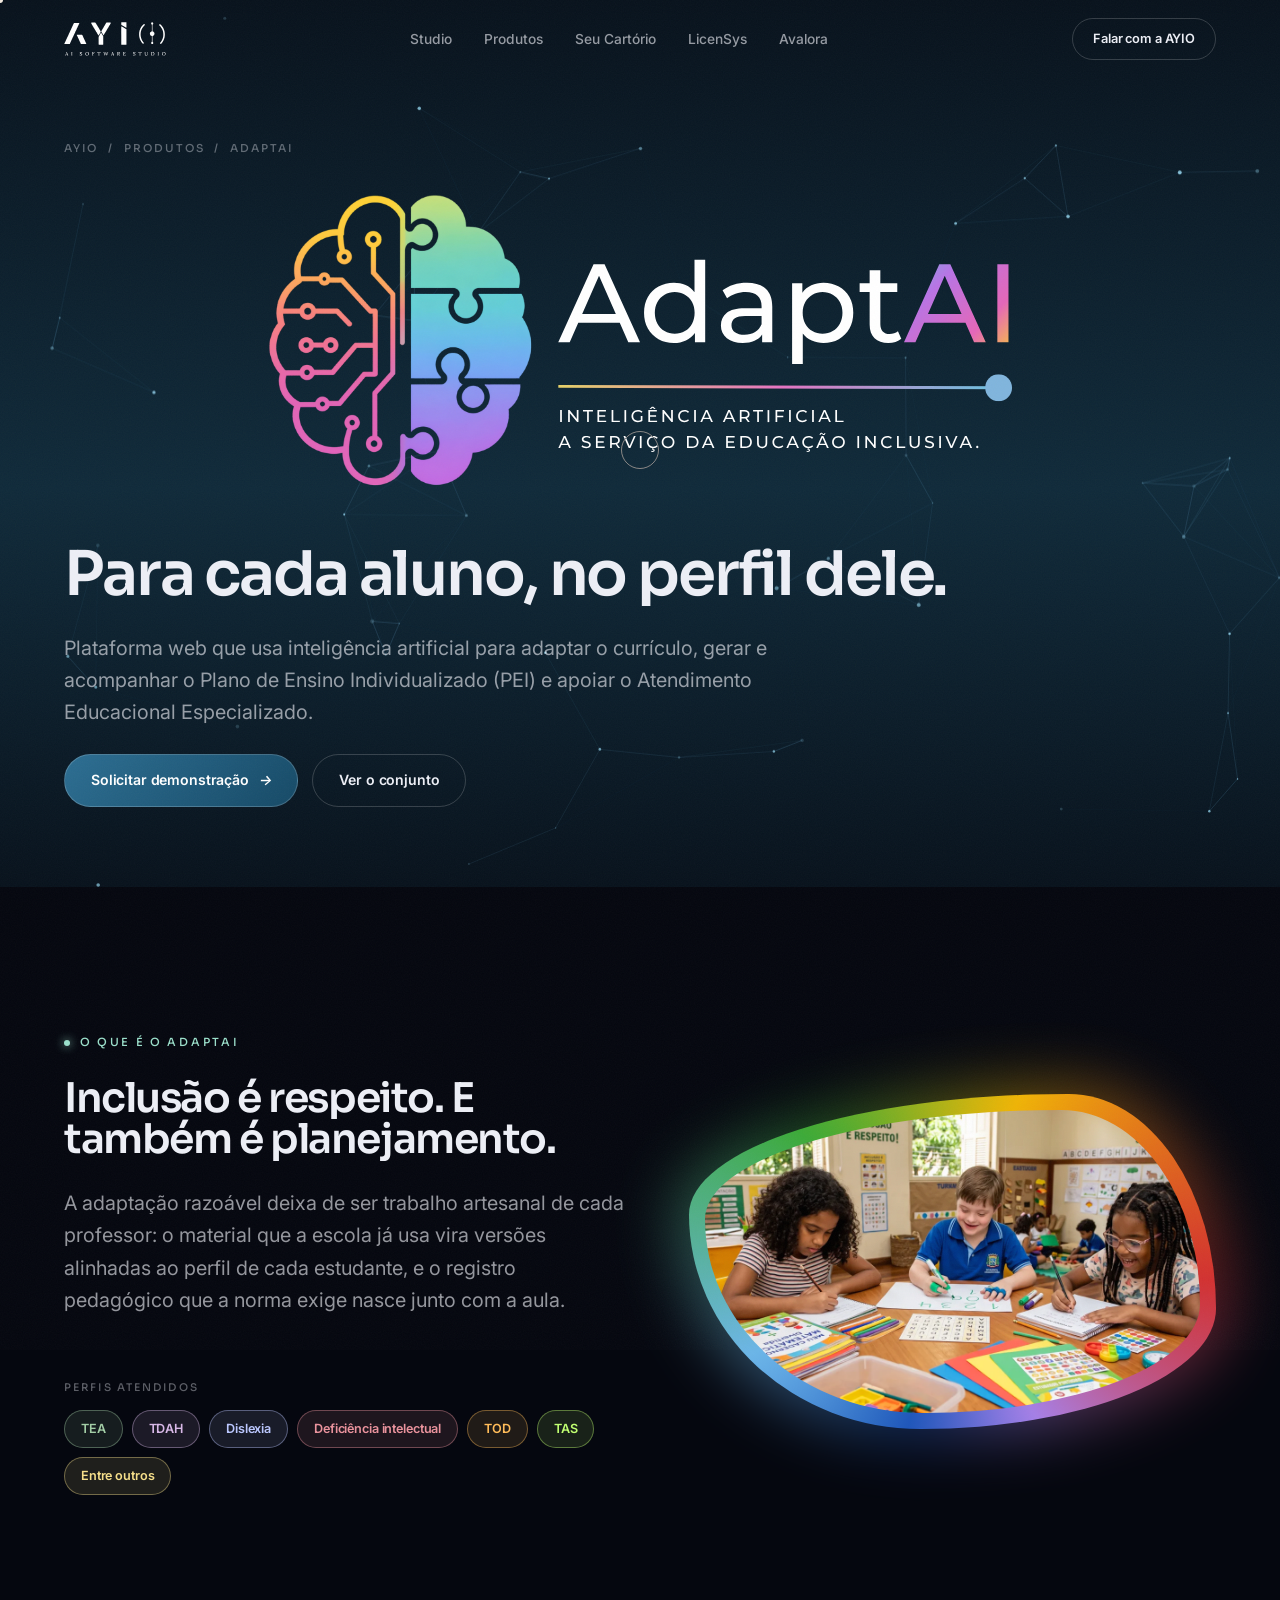
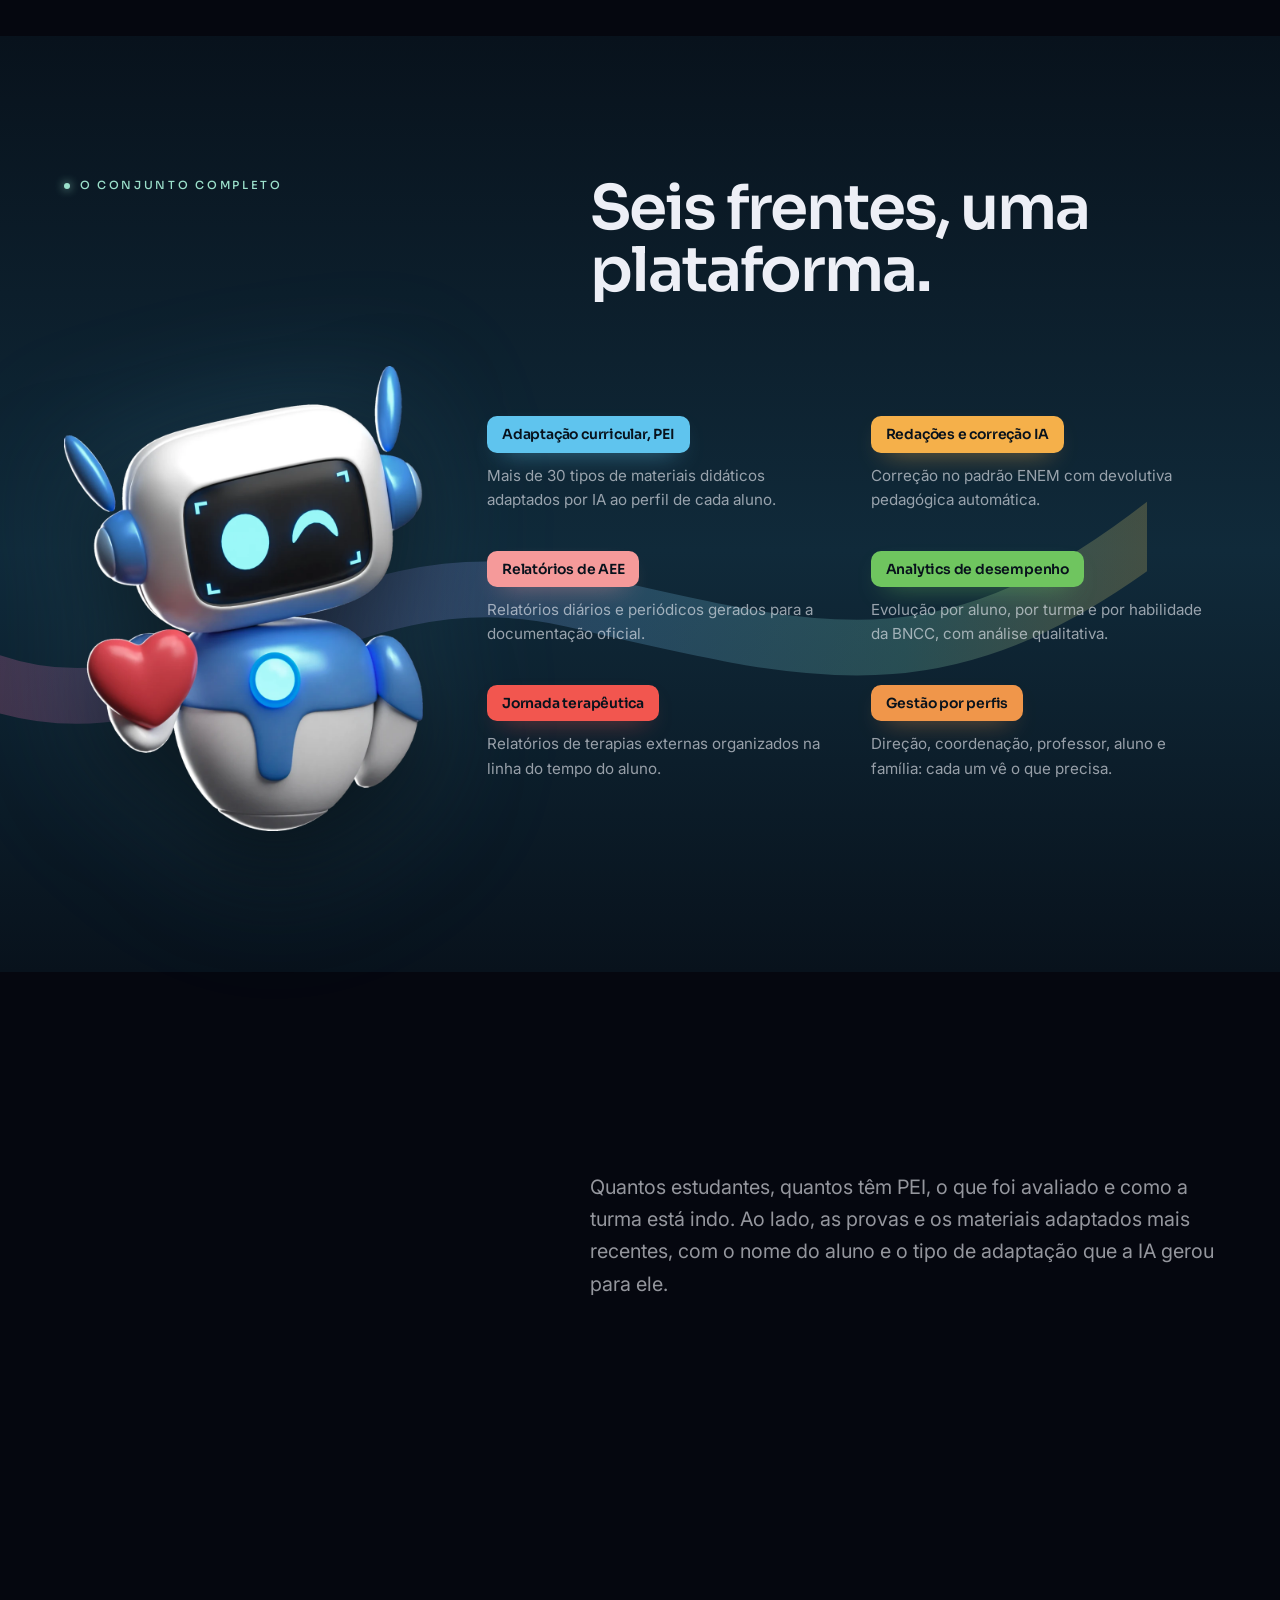
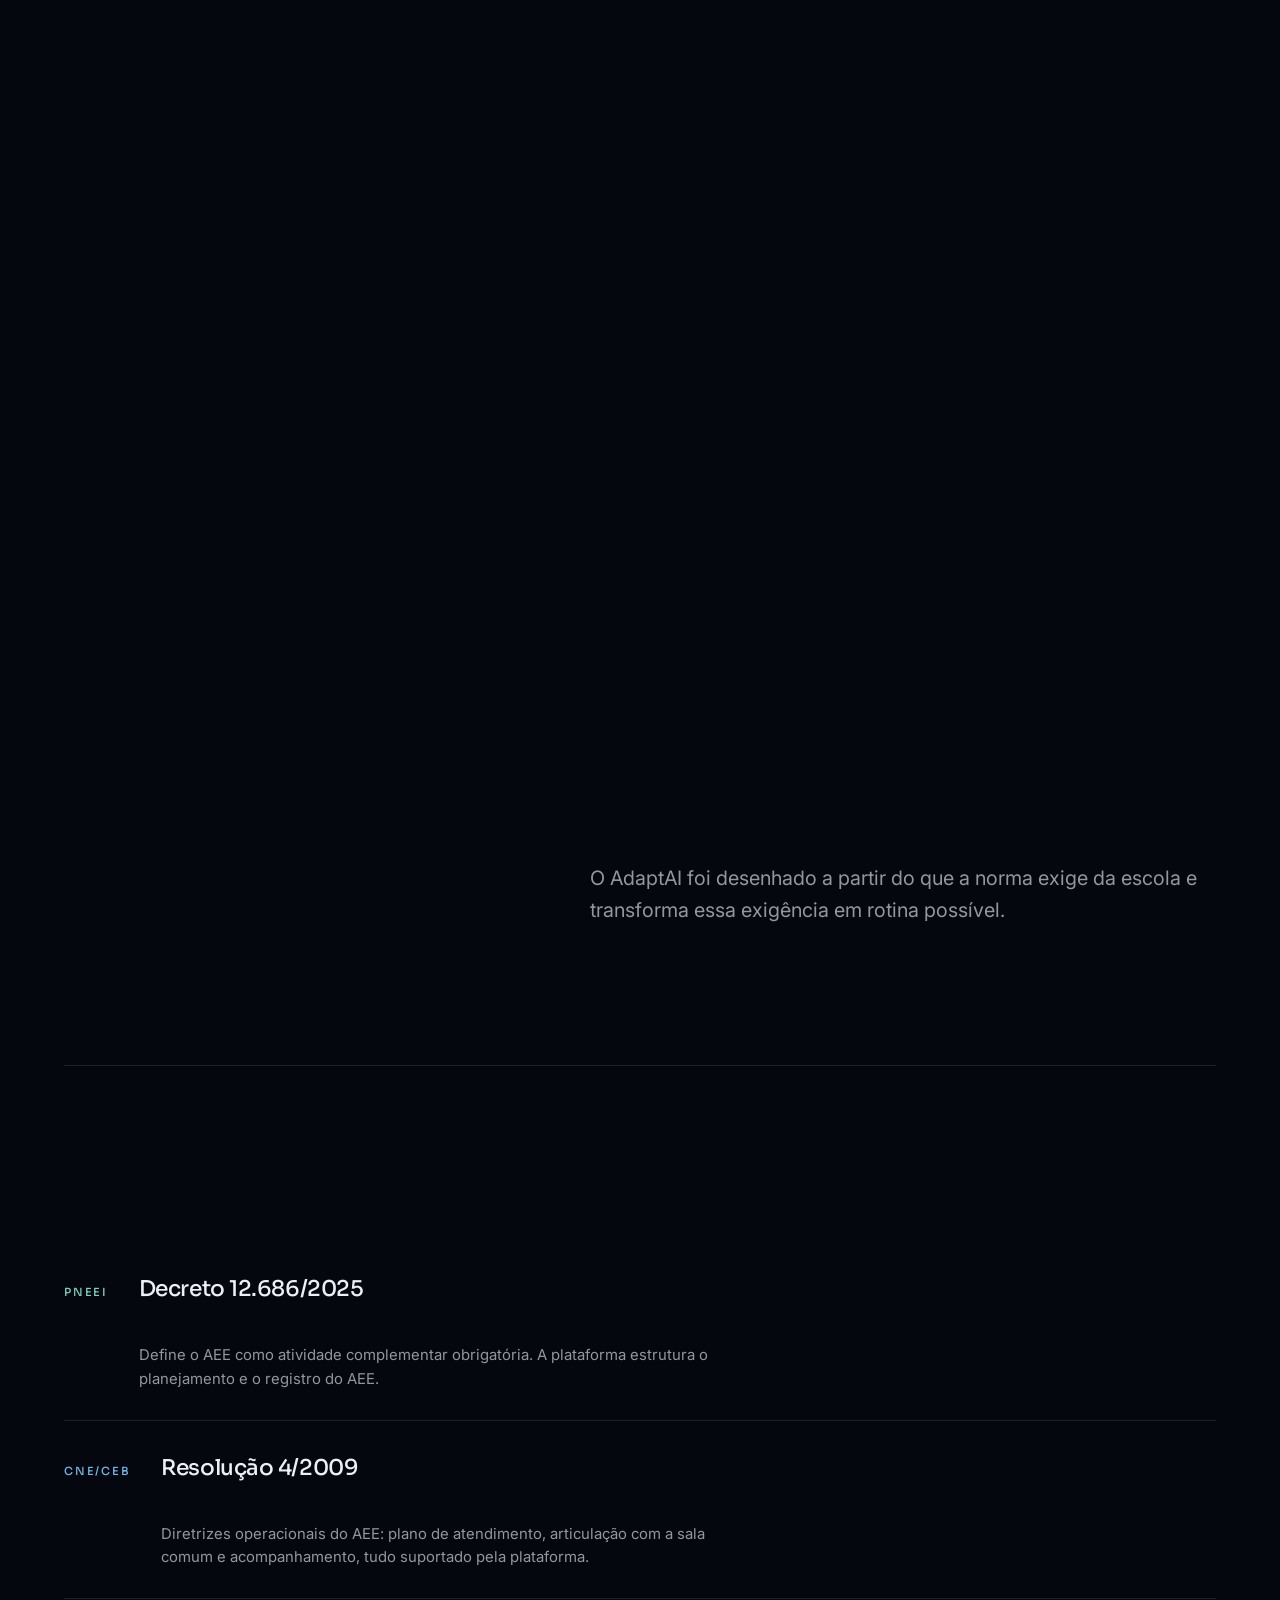
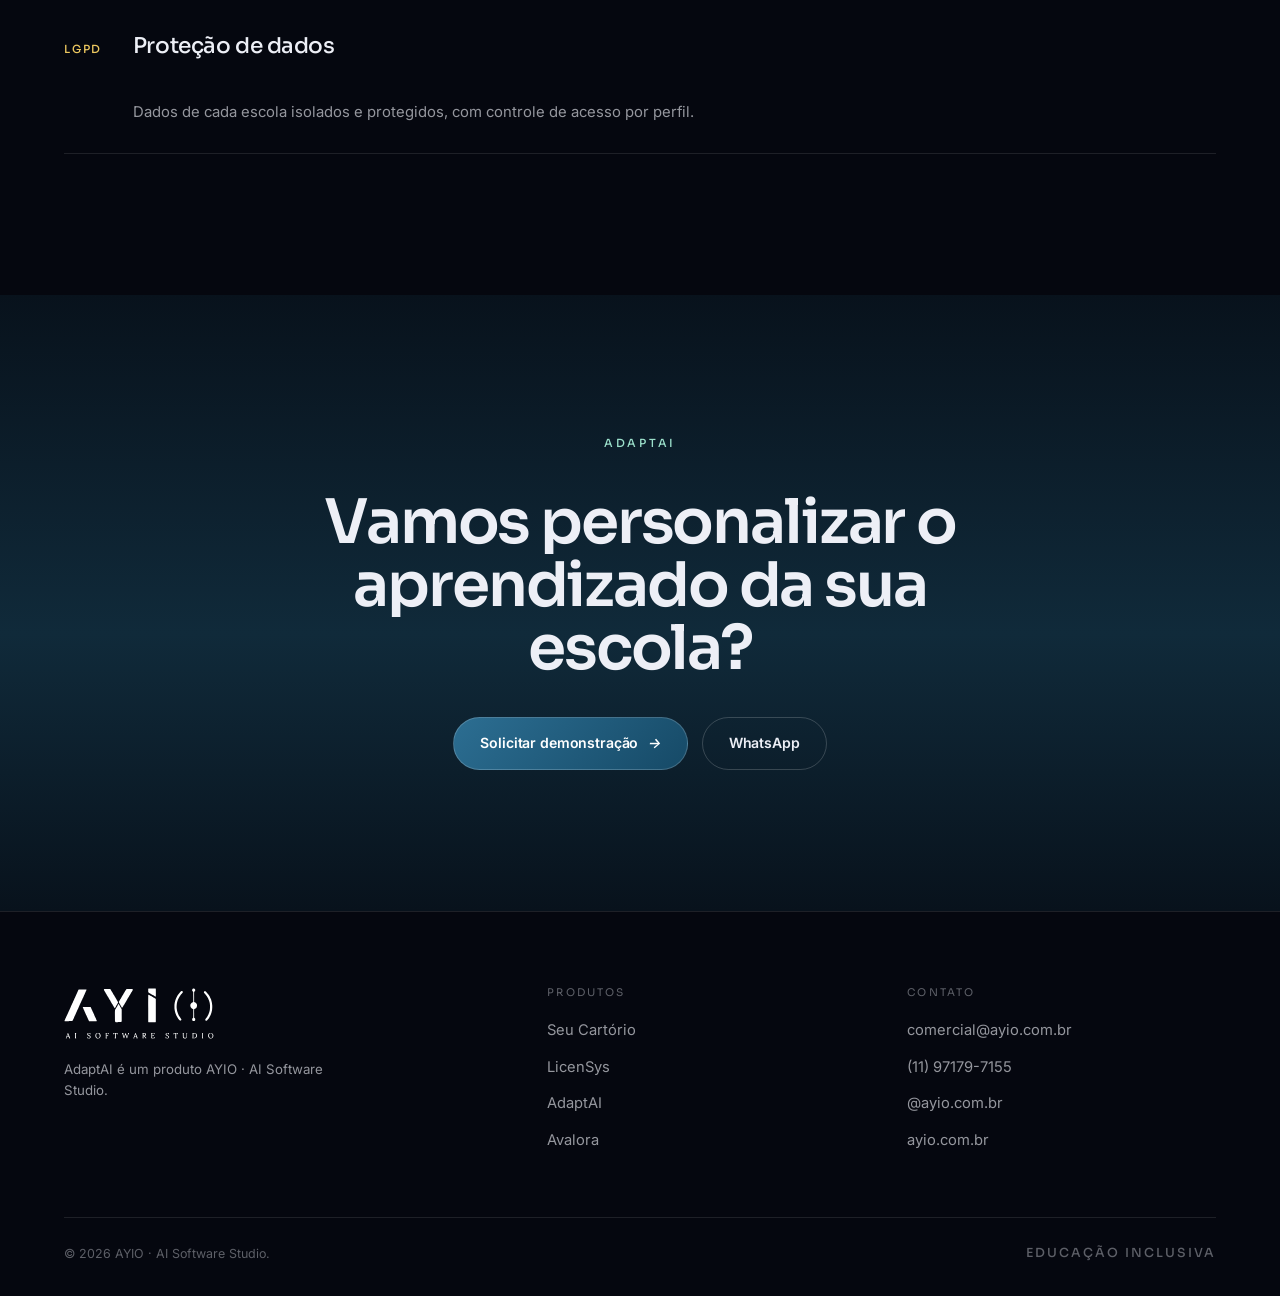
<file: produtos/adaptai.html>
<!doctype html>
<html lang="pt-BR">
<head>
<meta charset="utf-8">
<script>document.documentElement.classList.add('js')</script>
<meta name="viewport" content="width=device-width,initial-scale=1">
<title>AdaptAI: Inteligência artificial a serviço da educação inclusiva | AYIO</title>
<meta name="description" content="Plataforma web que usa IA para adaptar o currículo, gerar e acompanhar o Plano de Ensino Individualizado (PEI) e apoiar o Atendimento Educacional Especializado.">
<meta name="theme-color" content="#08121C">
<link rel="icon" href="../favicon.ico" sizes="48x48">
<link rel="icon" href="../favicon.svg" type="image/svg+xml">
<link rel="apple-touch-icon" href="../apple-touch-icon.png">
<link rel="preconnect" href="https://fonts.googleapis.com">
<link rel="preconnect" href="https://fonts.gstatic.com" crossorigin>
<link href="https://fonts.googleapis.com/css2?family=Sora:wght@400;500;600;700&family=Inter:wght@400;500;600&family=Poppins:wght@500;600&display=swap" rel="stylesheet">
<link rel="stylesheet" href="../assets/css/site.css?v=14">
</head>
<body class="theme-ad">

<div class="progress"></div>

<header class="nav">
  <a class="nav__logo" href="../index.html" aria-label="AYIO, página inicial">
    <img src="../assets/brand/ayio-white.svg" alt="AYIO">
  </a>
  <nav class="nav__links">
    <a href="../index.html#studio">Studio</a>
    <a href="../index.html#produtos">Produtos</a>
    <a href="seu-cartorio.html">Seu Cartório</a>
    <a href="licensys.html">LicenSys</a>
    <a href="avalora.html">Avalora</a>
  </nav>
  <div class="nav__cta">
    <a class="btn btn--ghost btn--sm" href="#contato" data-magnet>Falar com a AYIO</a>
    <button class="burger" aria-label="Abrir menu" aria-expanded="false"><span></span><span></span></button>
  </div>
</header>

<div class="drawer">
  <a href="../index.html">Início</a>
  <a href="../index.html#produtos">Produtos</a>
  <a href="seu-cartorio.html">Seu Cartório</a>
  <a href="licensys.html">LicenSys</a>
  <a href="avalora.html">Avalora</a>
  <a href="#contato">Contato</a>
</div>

<main>

<!-- ============ HERO ============ -->
<section class="p-hero tint--ad">
  <canvas class="p-hero__canvas hero__canvas" aria-hidden="true"></canvas>
  <div class="p-hero__inner wrap">
    <p class="crumb"><a href="../index.html">AYIO</a> <span>/</span> <span>Produtos</span> <span>/</span> <span>AdaptAI</span></p>
    <img class="p-hero__logo p-hero__logo--lg" src="../assets/brand/adaptai-lockup.svg" alt="AdaptAI: Inteligência artificial a serviço da educação inclusiva" data-rise>
    <h1 class="h-lg" data-split>Para cada aluno, no perfil dele.</h1>
    <p class="lead mt-m" data-rise data-d="3">Plataforma web que usa inteligência artificial para adaptar o currículo, gerar e acompanhar o Plano de Ensino Individualizado (PEI) e apoiar o Atendimento Educacional Especializado.</p>
    <div class="hero__actions mt-m" data-rise data-d="4">
      <a class="btn btn--solid" href="#contato" data-magnet>Solicitar demonstração <i>→</i></a>
      <a class="btn btn--ghost" href="#conjunto" data-magnet>Ver o conjunto</a>
    </div>
  </div>
</section>

<!-- ============ O QUE É ============ -->
<section class="section">
  <div class="wrap">
    <div class="ad-intro">
      <div>
        <p class="eyebrow mb-m" data-rise>O que é o AdaptAI</p>
        <h2 class="h-md mb-m" data-split>Inclusão é respeito. E também é planejamento.</h2>
        <p class="lead" data-rise data-d="1">A adaptação razoável deixa de ser trabalho artesanal de cada professor: o material que a escola já usa vira versões alinhadas ao perfil de cada estudante, e o registro pedagógico que a norma exige nasce junto com a aula.</p>
        <div class="mt-l" data-rise data-d="2">
          <p class="ad-kicker">Perfis atendidos</p>
          <ul class="ad-chips">
            <li style="--c:#A3CEA6">TEA</li>
            <li style="--c:#D8B8E7">TDAH</li>
            <li style="--c:#BAC6FD">Dislexia</li>
            <li style="--c:#EA939D">Deficiência intelectual</li>
            <li style="--c:#FFBC59">TOD</li>
            <li style="--c:#C0FF71">TAS</li>
            <li style="--c:#F5DE8A">Entre outros</li>
          </ul>
        </div>
      </div>
      <figure class="ad-photo" data-rise data-d="1">
        <span class="ad-photo__ring" aria-hidden="true"></span>
        <img src="../assets/img/ad-alunos.webp" width="1240" height="676" loading="lazy"
             alt="Três crianças fazendo atividades adaptadas em sala de aula, sob cartazes escritos Inclusão é respeito e Aprendendo juntos">
      </figure>
    </div>
  </div>
</section>

<!-- ============ O CONJUNTO ============ -->
<section class="section tint--ad" id="conjunto">
  <div class="wrap">
    <div class="split mb-l">
      <p class="eyebrow" data-rise>O conjunto completo</p>
      <div><h2 class="h-lg" data-split>Seis frentes, uma plataforma.</h2></div>
    </div>

    <div class="ad-suite">
      <svg class="ad-wave" viewBox="0 0 1200 340" preserveAspectRatio="none" aria-hidden="true" focusable="false">
        <defs>
          <linearGradient id="adWave" x1="0" y1="0" x2="1" y2="0">
            <stop offset="0" stop-color="#EB70A4"/><stop offset=".28" stop-color="#A783EB"/>
            <stop offset=".54" stop-color="#6EB7EB"/><stop offset=".78" stop-color="#7BD3BD"/>
            <stop offset="1" stop-color="#ECC75F"/>
          </linearGradient>
        </defs>
        <path d="M-20 250 C 200 340 340 110 600 170 S 990 270 1220 90" fill="none"
              stroke="url(#adWave)" stroke-width="58" stroke-linecap="round" opacity=".24"/>
      </svg>

      <figure class="ad-bot" data-rise>
        <img src="../assets/img/ad-bot.webp" width="900" height="1166" loading="lazy"
             alt="Mascote do AdaptAI segurando um coração">
      </figure>

      <ul class="ad-feat">
        <li data-rise><span class="t" style="--c:#5FC4EE">Adaptação curricular, PEI</span>
          <p>Mais de 30 tipos de materiais didáticos adaptados por IA ao perfil de cada aluno.</p></li>
        <li data-rise data-d="1"><span class="t" style="--c:#F5B04A">Redações e correção IA</span>
          <p>Correção no padrão ENEM com devolutiva pedagógica automática.</p></li>
        <li data-rise data-d="1"><span class="t" style="--c:#F59A9A">Relatórios de AEE</span>
          <p>Relatórios diários e periódicos gerados para a documentação oficial.</p></li>
        <li data-rise data-d="2"><span class="t" style="--c:#6FC55F">Analytics de desempenho</span>
          <p>Evolução por aluno, por turma e por habilidade da BNCC, com análise qualitativa.</p></li>
        <li data-rise data-d="2"><span class="t" style="--c:#F2564F">Jornada terapêutica</span>
          <p>Relatórios de terapias externas organizados na linha do tempo do aluno.</p></li>
        <li data-rise data-d="3"><span class="t" style="--c:#F0964A">Gestão por perfis</span>
          <p>Direção, coordenação, professor, aluno e família: cada um vê o que precisa.</p></li>
      </ul>
    </div>
  </div>
</section>

<!-- ============ PAINEL ============ -->
<section class="section section--tight">
  <div class="wrap">
    <div class="split mb-l">
      <p class="eyebrow" data-rise>O painel</p>
      <div>
        <h2 class="h-md mb-m" data-split>O professor abre e já sabe por onde começar.</h2>
        <p class="lead">Quantos estudantes, quantos têm PEI, o que foi avaliado e como a turma está indo. Ao lado, as provas e os materiais adaptados mais recentes, com o nome do aluno e o tipo de adaptação que a IA gerou para ele.</p>
      </div>
    </div>
    <figure class="appshot" data-rise>
      <div class="appshot__win">
        <div class="appshot__bar">
          <span class="appshot__dots" aria-hidden="true"><i></i><i></i><i></i></span>
          <span class="appshot__tag">AdaptAI — Portal do professor</span>
        </div>
        <button class="appshot__view" type="button" data-zoom aria-label="Ampliar a captura do painel do AdaptAI">
          <img src="../assets/img/adaptai-painel.webp" width="2400" height="1364" loading="lazy" decoding="async"
               alt="Painel do AdaptAI: contadores de estudantes, estudantes com PEI, provas, materiais e média geral; listas de provas recentes e de materiais adaptados recentes por aluno">
          <span class="appshot__hint">Ampliar</span>
        </button>
      </div>
      <figcaption class="appshot__cap">
        Tela inicial do AdaptAI. <b>Os indicadores da turma</b> em cima e, embaixo, <b>o histórico por estudante</b> —
        cada material adaptado aparece com o aluno a quem pertence e as formas em que foi gerado.
      </figcaption>
    </figure>
  </div>
</section>

<!-- ============ LEGISLAÇÃO ============ -->
<section class="section">
  <div class="wrap">
    <div class="split mb-l">
      <div>
        <p class="eyebrow" data-rise>Conformidade</p>
        <figure class="ad-tree" data-rise data-d="2">
          <img src="../assets/img/ad-fita.png" width="5306" height="2601" loading="lazy"
               alt="Fita em formato de infinito com peças de quebra-cabeça coloridas, símbolo da neurodiversidade">
        </figure>
      </div>
      <div>
        <h2 class="h-md mb-m" data-split>Alinhado à legislação e à política nacional vigente.</h2>
        <p class="lead">O AdaptAI foi desenhado a partir do que a norma exige da escola e transforma essa exigência em rotina possível.</p>
      </div>
    </div>

    <ul class="feats">
      <li data-rise style="--c:#A783EB">
        <span class="k">LBI</span><span class="t">Lei 13.146/2015</span>
        <span class="d">Garante adaptação razoável e educação inclusiva como direito. O AdaptAI operacionaliza essa adaptação em escala.</span>
      </li>
      <li data-rise data-d="1" style="--c:#7BD3BD">
        <span class="k">PNEEI</span><span class="t">Decreto 12.686/2025</span>
        <span class="d">Define o AEE como atividade complementar obrigatória. A plataforma estrutura o planejamento e o registro do AEE.</span>
      </li>
      <li data-rise data-d="2" style="--c:#6EB7EB">
        <span class="k">CNE/CEB</span><span class="t">Resolução 4/2009</span>
        <span class="d">Diretrizes operacionais do AEE: plano de atendimento, articulação com a sala comum e acompanhamento, tudo suportado pela plataforma.</span>
      </li>
      <li data-rise data-d="3" style="--c:#ECC75F">
        <span class="k">LGPD</span><span class="t">Proteção de dados</span>
        <span class="d">Dados de cada escola isolados e protegidos, com controle de acesso por perfil.</span>
      </li>
    </ul>
  </div>
</section>

<!-- ============ CTA ============ -->
<section class="section tint--ad" id="contato">
  <div class="wrap cta-huge">
    <p class="eyebrow no-bar" data-rise>AdaptAI</p>
    <h2 class="h-lg" data-split>Vamos personalizar o aprendizado da sua escola?</h2>
    <div class="hero__actions" data-rise data-d="2">
      <a class="btn btn--solid" href="mailto:comercial@ayio.com.br?subject=AdaptAI%20-%20demonstra%C3%A7%C3%A3o" data-magnet>Solicitar demonstração <i>→</i></a>
      <a class="btn btn--ghost" href="https://wa.me/5511971797155" target="_blank" rel="noopener" data-magnet>WhatsApp</a>
    </div>
  </div>
</section>

</main>

<footer class="footer">
  <div class="wrap">
    <div class="footer__top">
      <div>
        <img class="footer__logo" src="../assets/brand/ayio-white.svg" alt="AYIO">
        <p class="small" style="max-width:38ch">AdaptAI é um produto AYIO · AI Software Studio.</p>
      </div>
      <div>
        <h4>Produtos</h4>
        <ul>
          <li><a href="seu-cartorio.html">Seu Cartório</a></li>
          <li><a href="licensys.html">LicenSys</a></li>
          <li><a href="adaptai.html">AdaptAI</a></li>
          <li><a href="avalora.html">Avalora</a></li>
        </ul>
      </div>
      <div>
        <h4>Contato</h4>
        <ul>
          <li><a href="mailto:comercial@ayio.com.br">comercial@ayio.com.br</a></li>
          <li><a href="https://wa.me/5511971797155" target="_blank" rel="noopener">(11) 97179-7155</a></li>
          <li><a href="https://www.instagram.com/ayio.com.br" target="_blank" rel="noopener">@ayio.com.br</a></li>
          <li><a href="https://ayio.com.br" target="_blank" rel="noopener">ayio.com.br</a></li>
        </ul>
      </div>
    </div>
    <div class="footer__bot">
      <p>© <span data-year></span> AYIO · AI Software Studio.</p>
      <p class="mono">Educação inclusiva</p>
    </div>
  </div>
</footer>

<script src="../assets/js/site.js"></script>
</body>
</html>
</file>
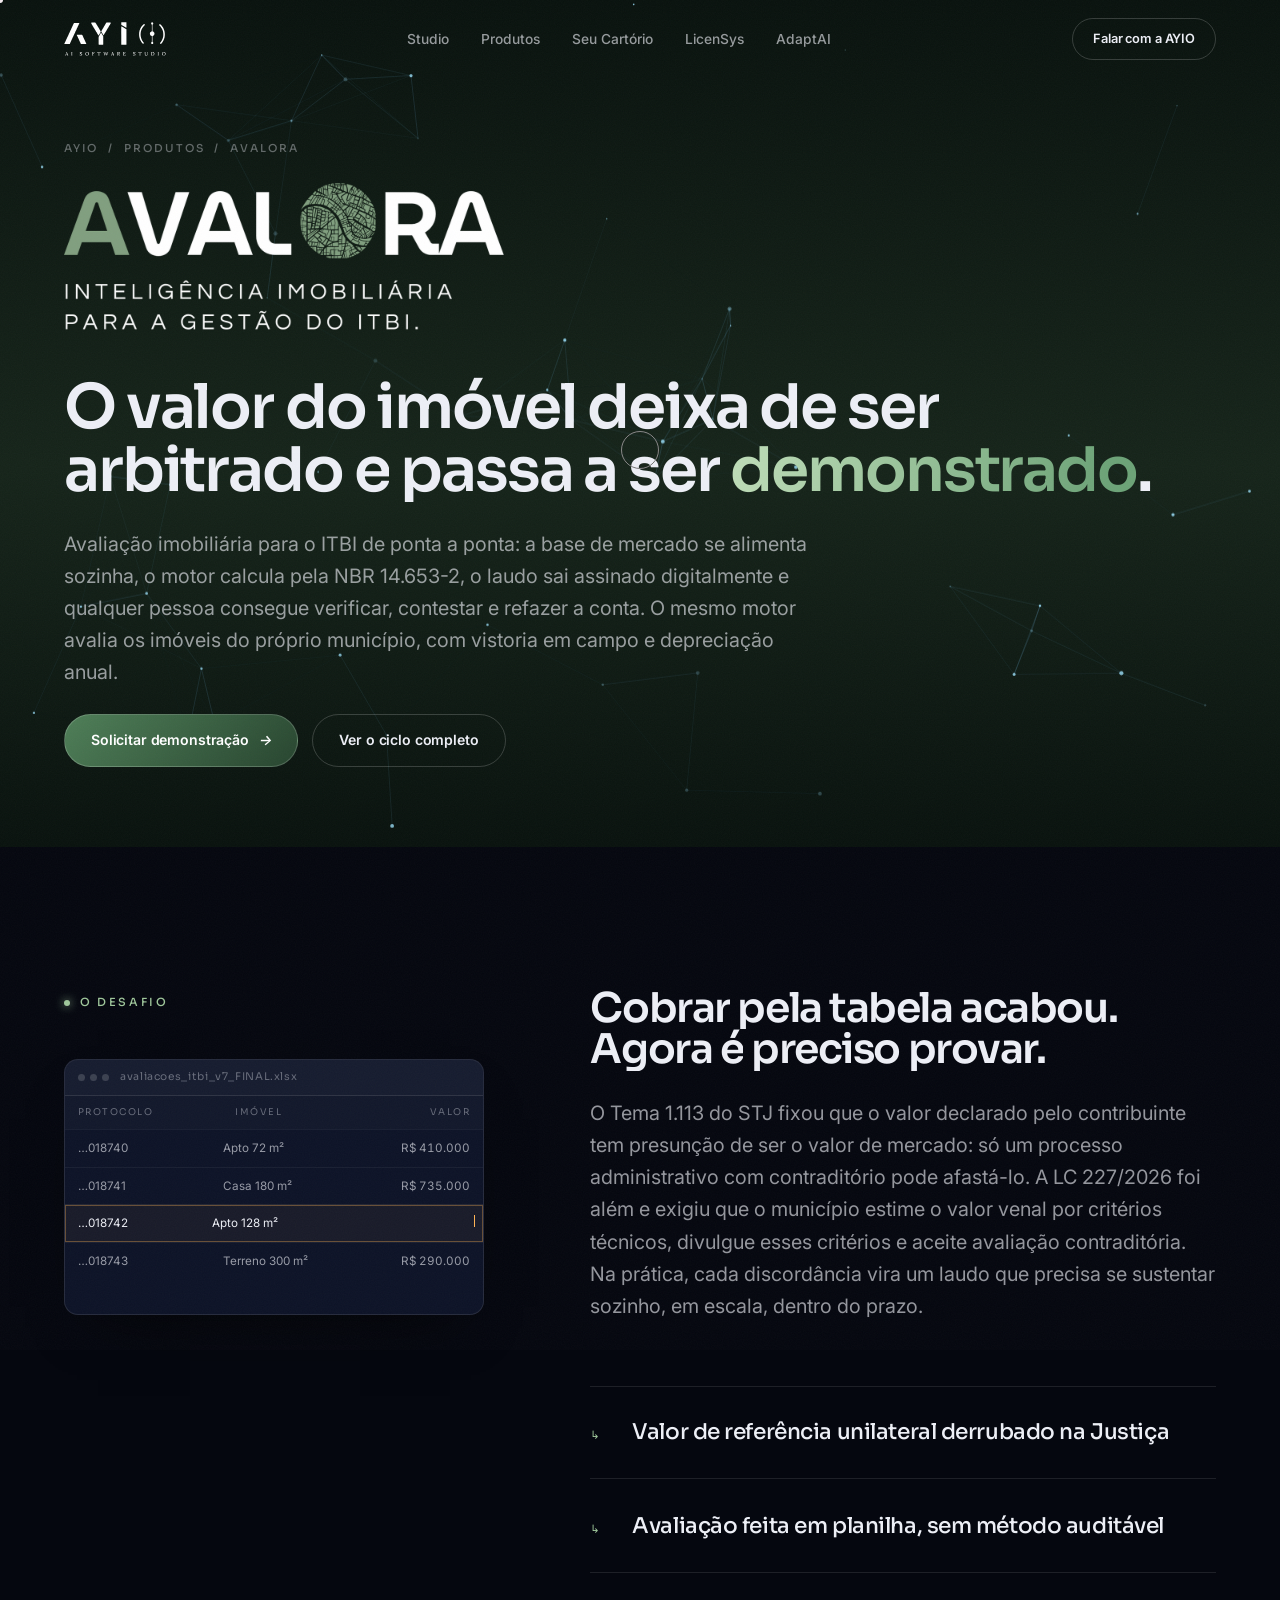
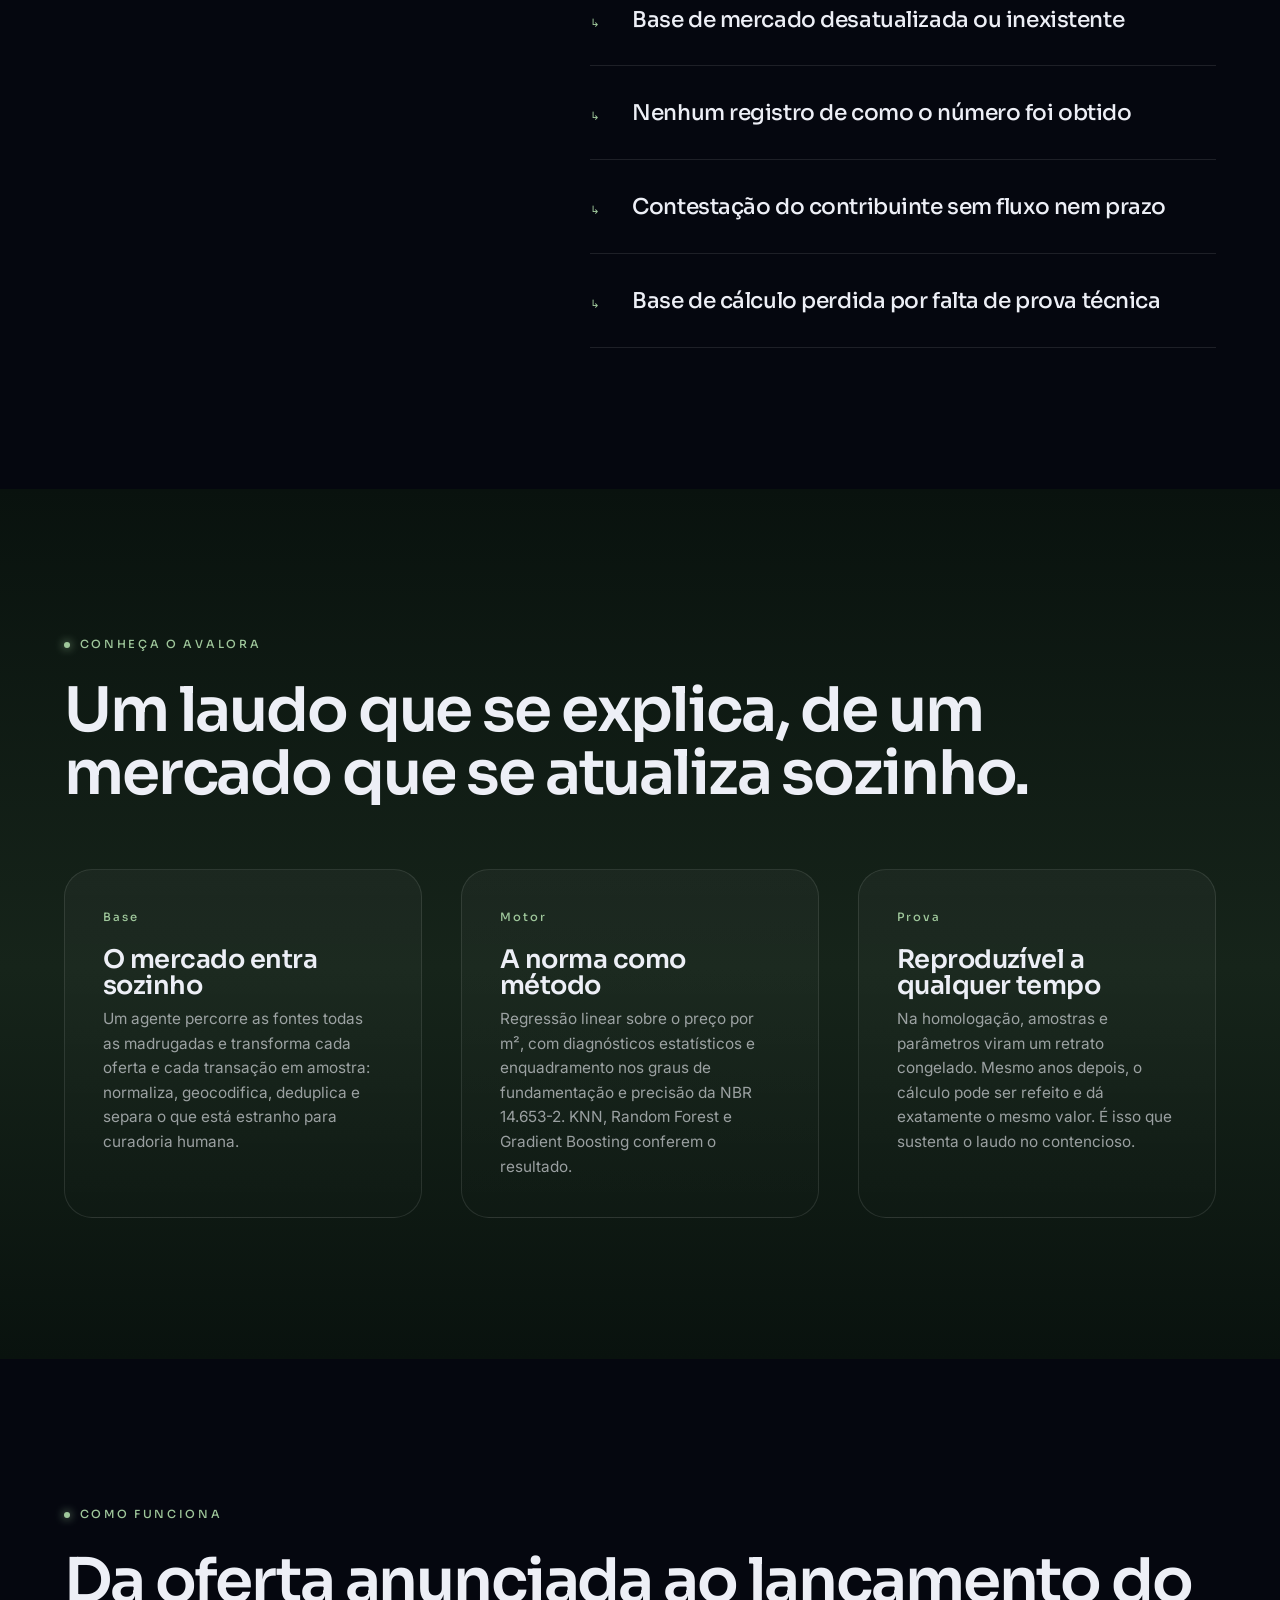
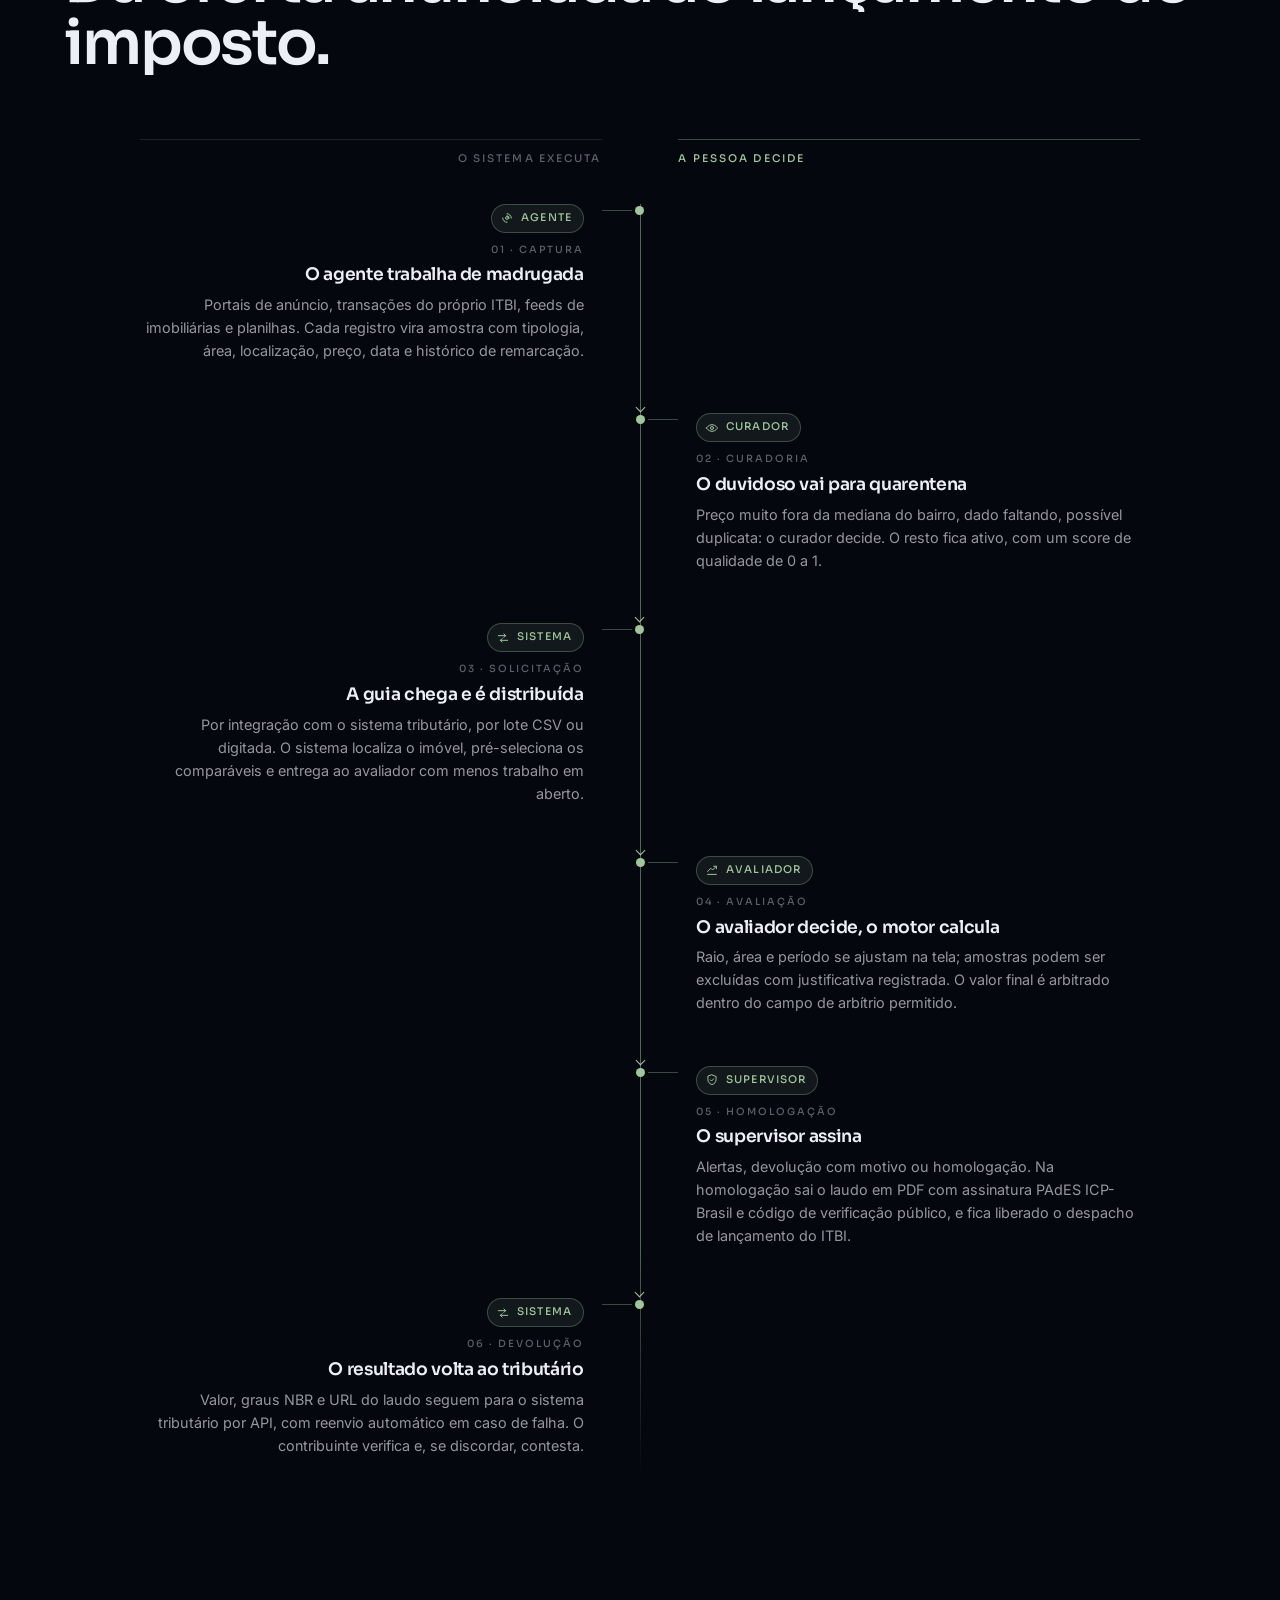
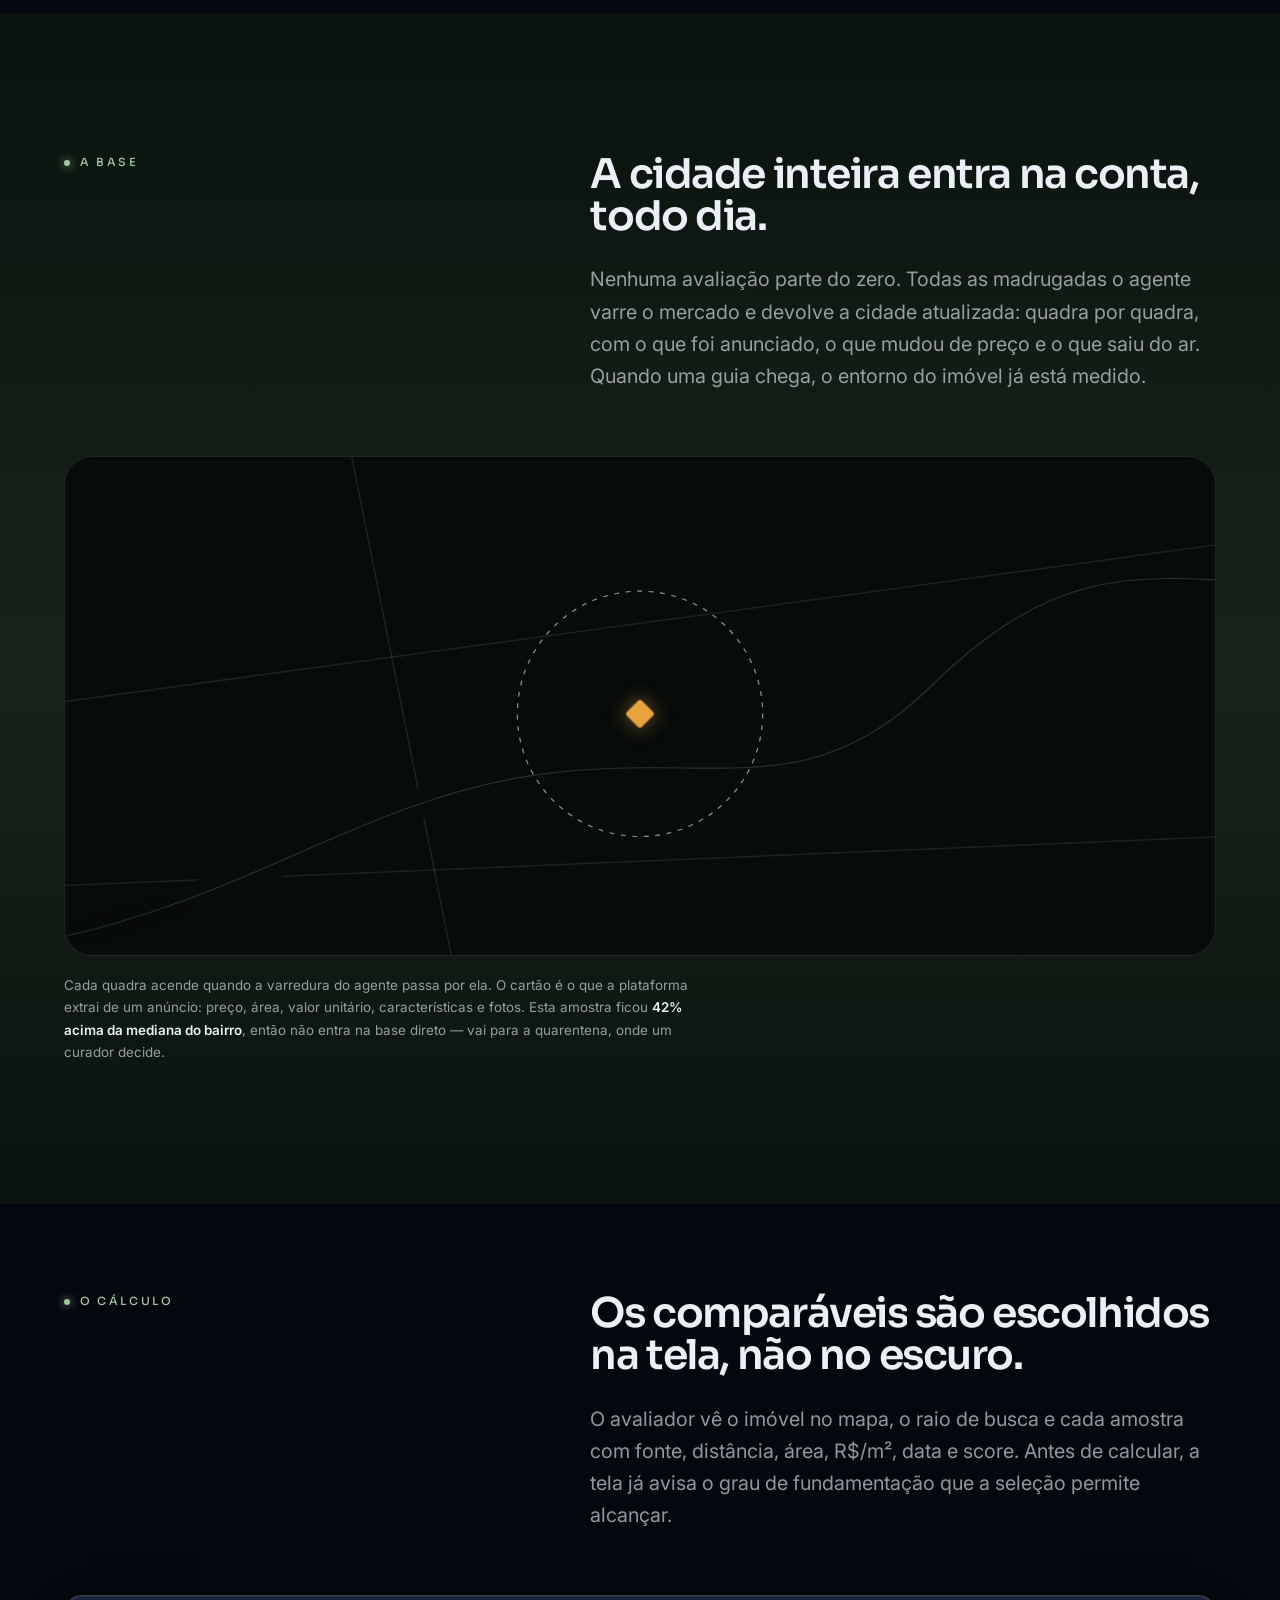
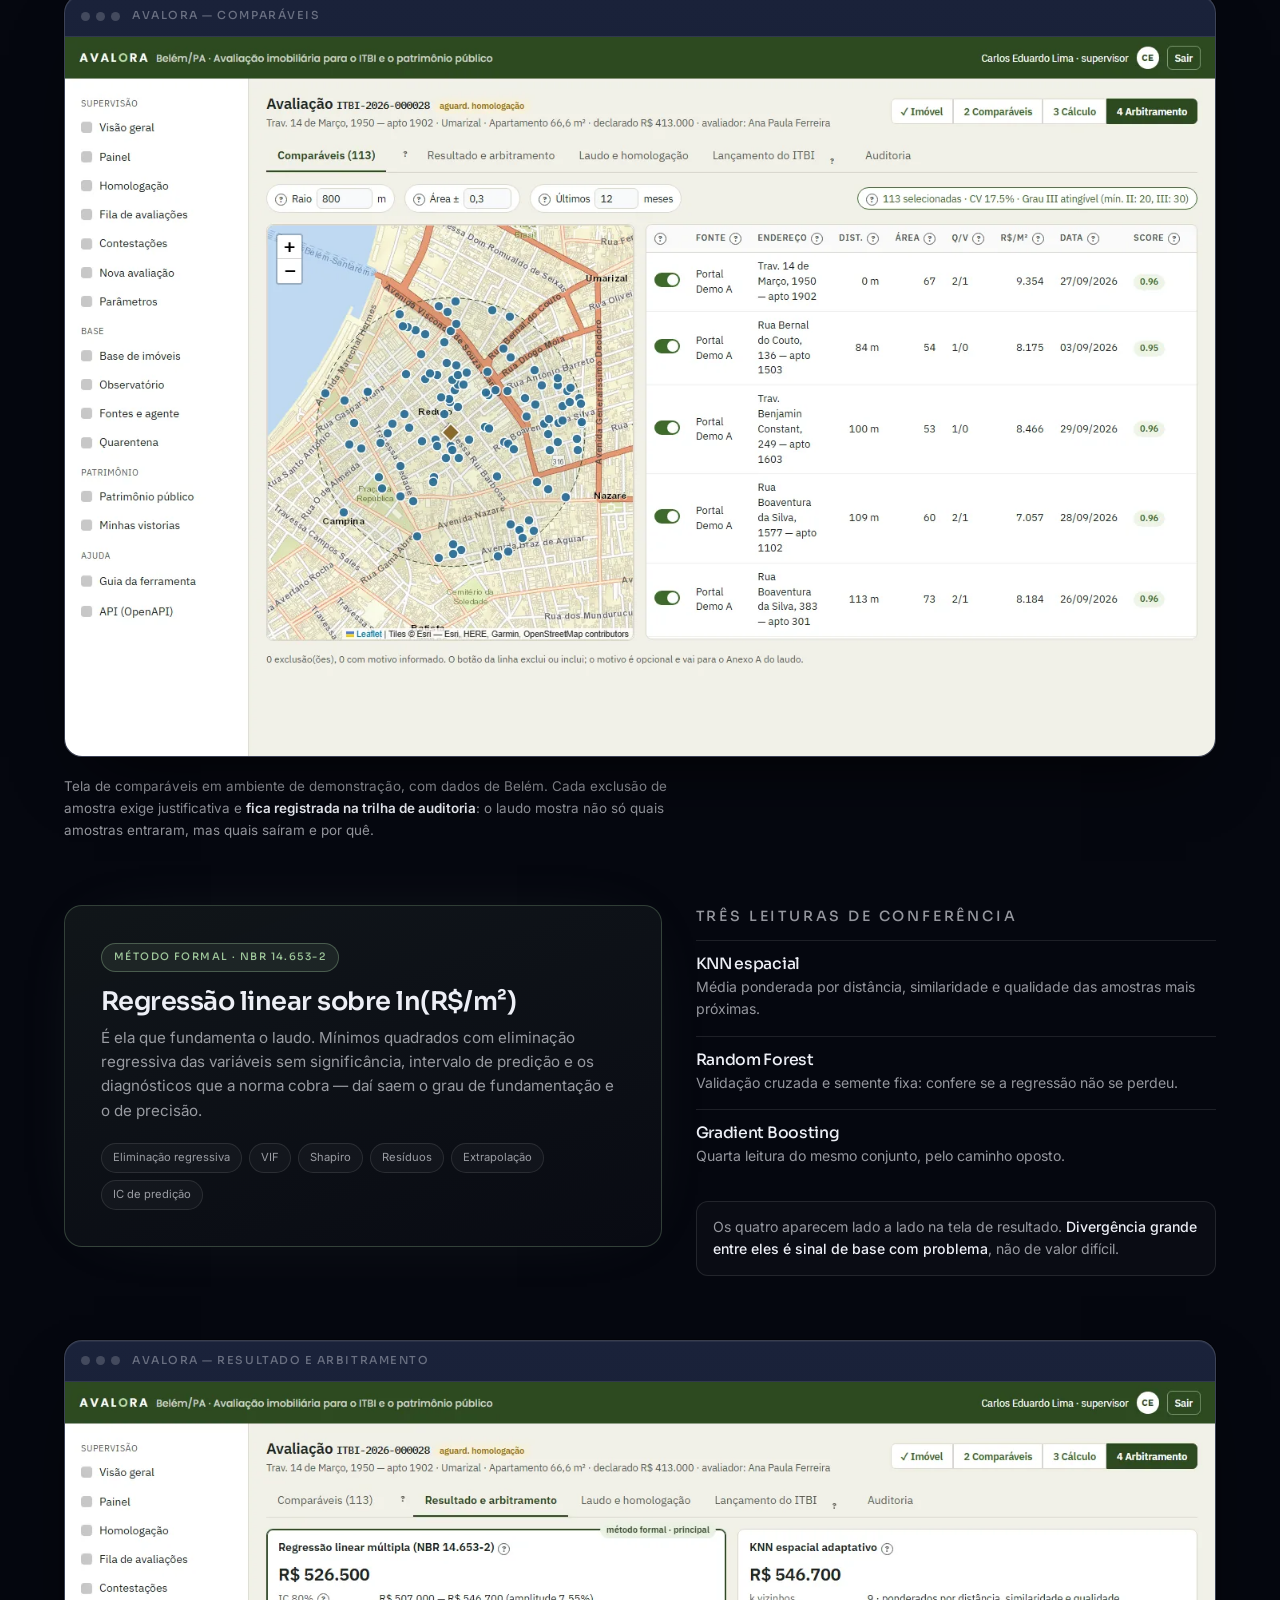
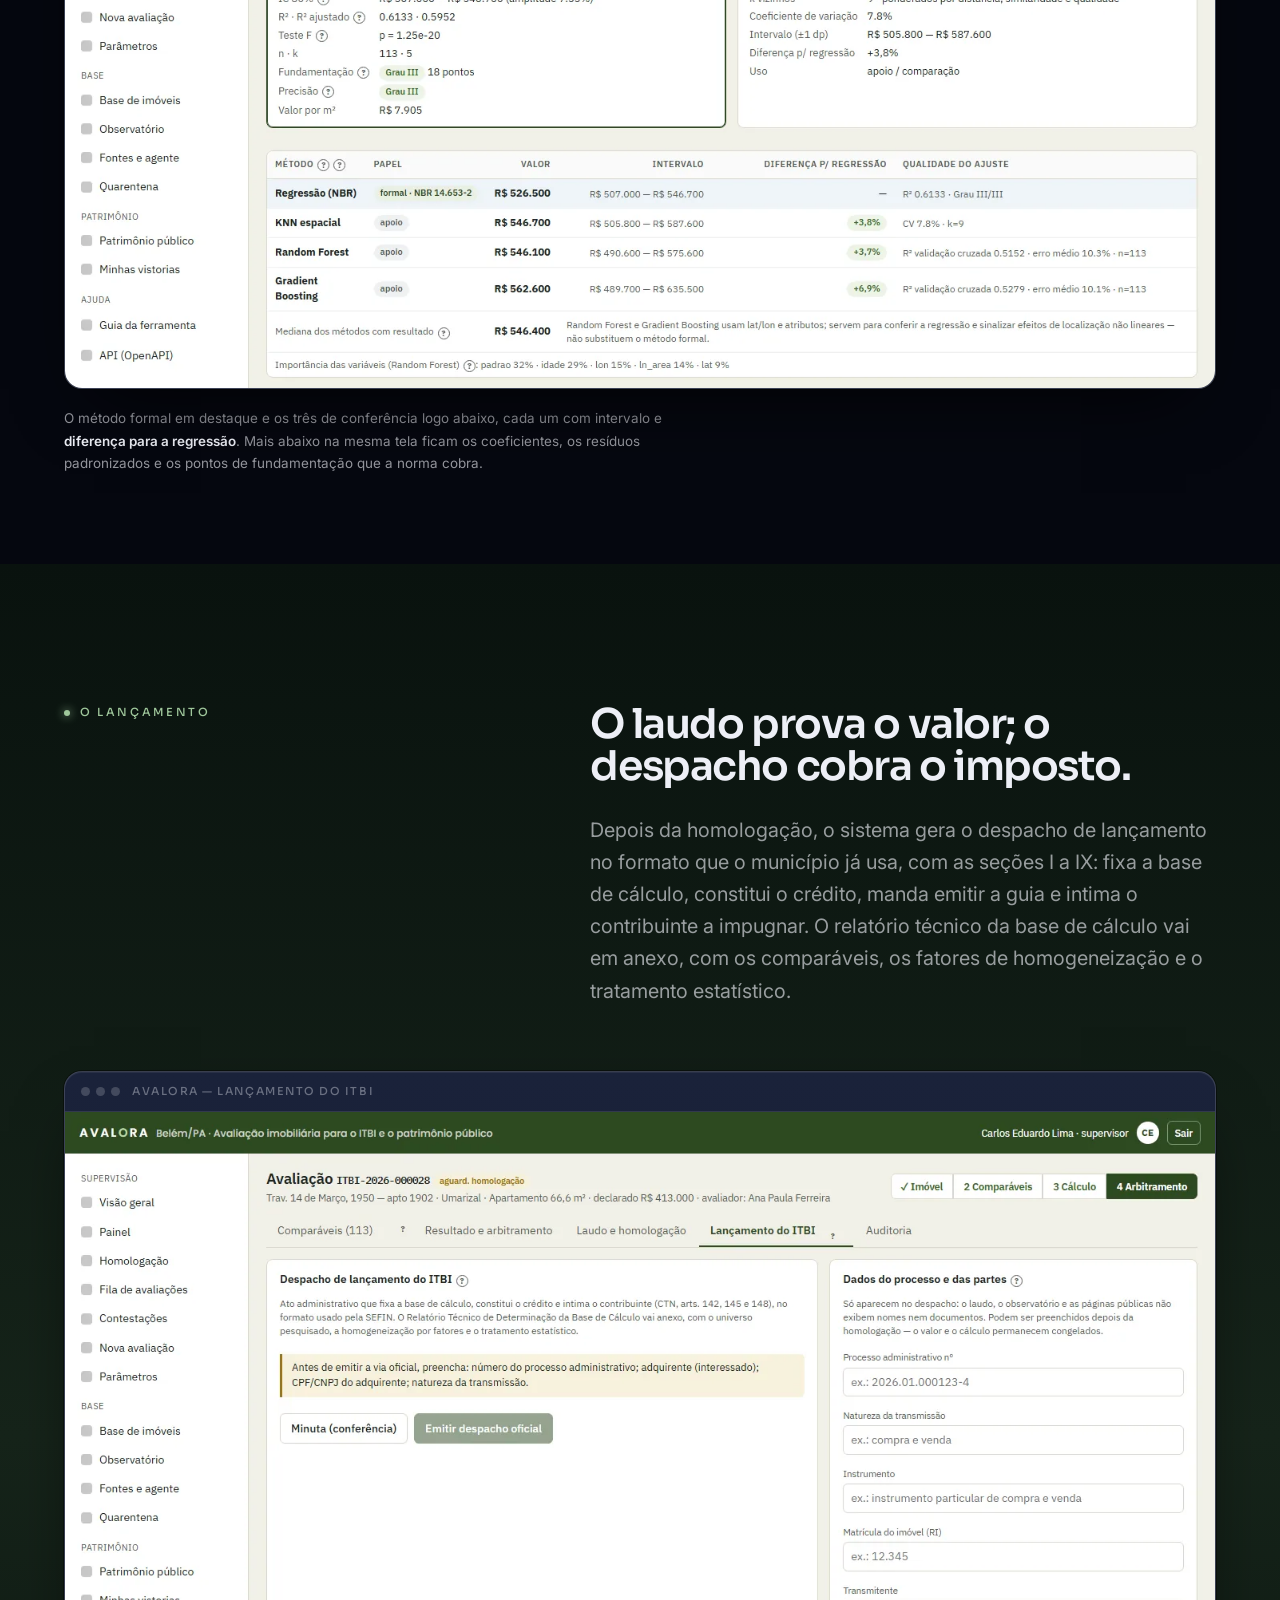
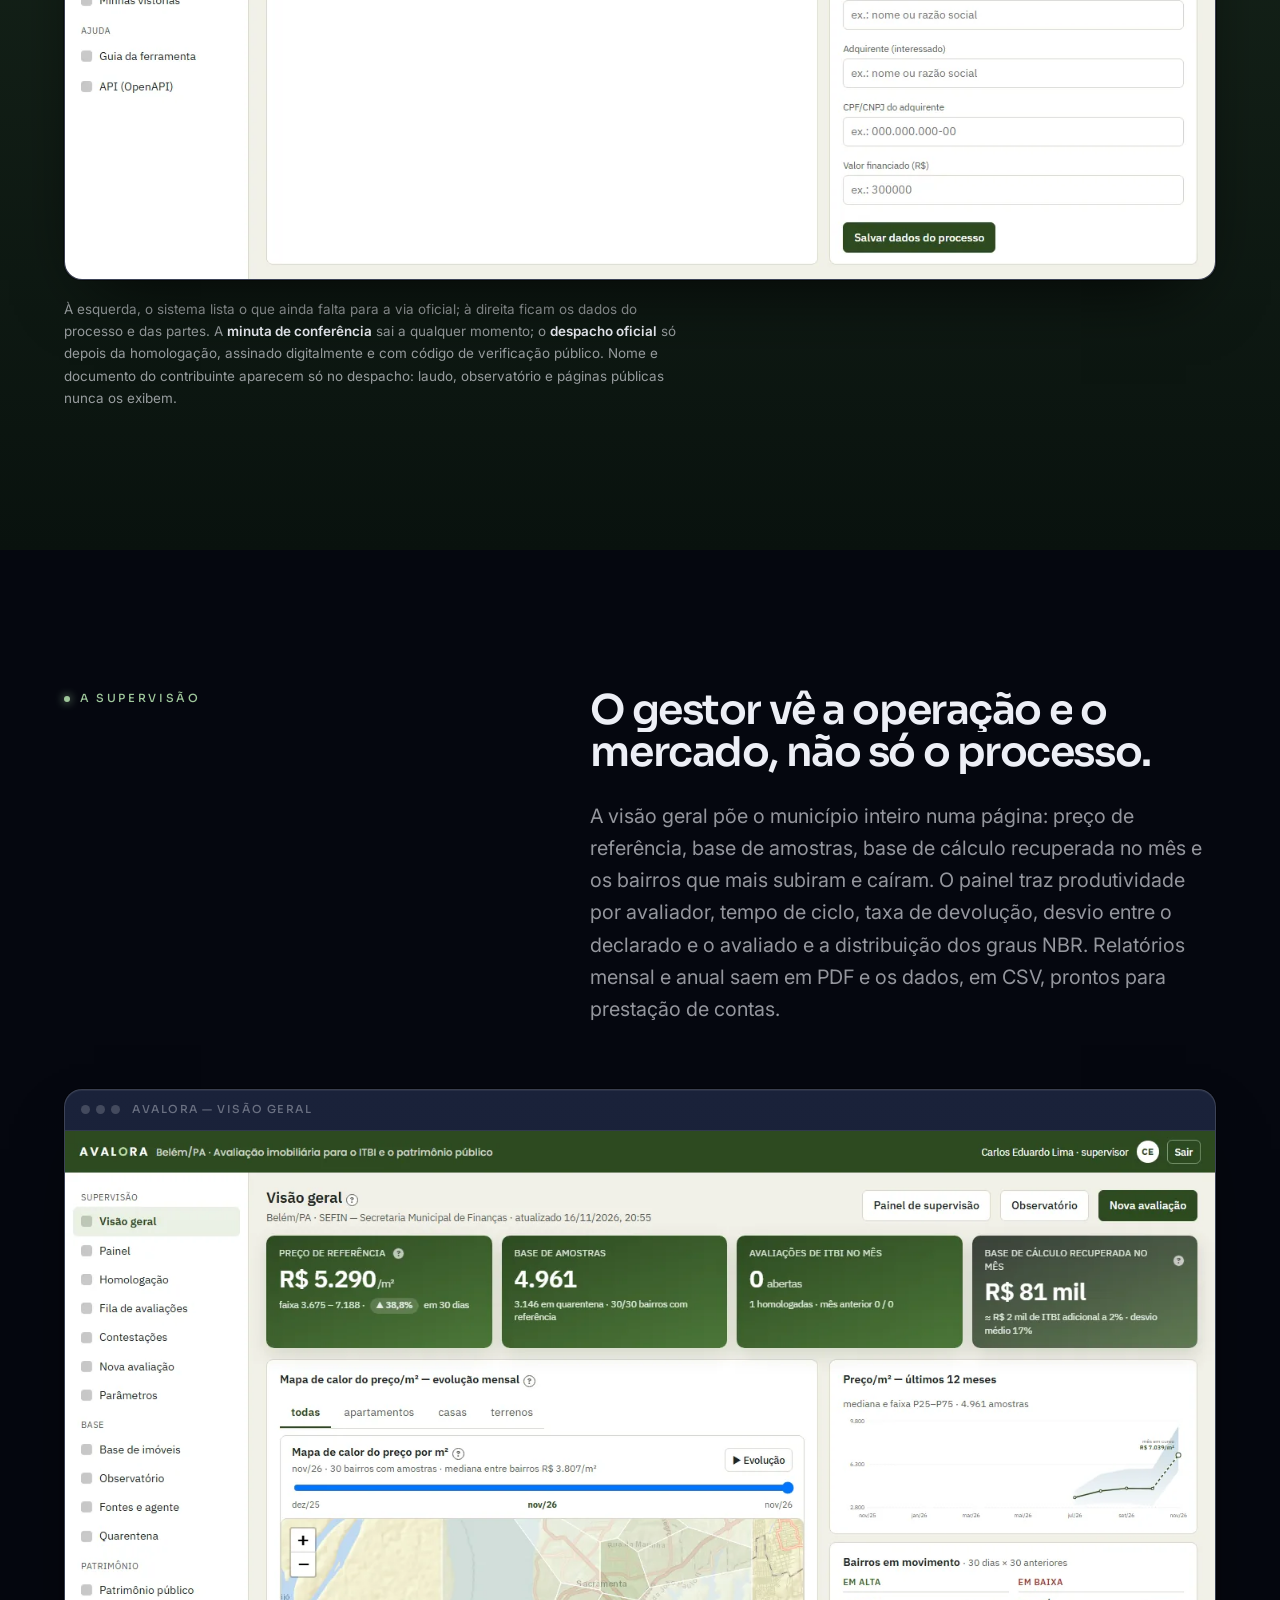
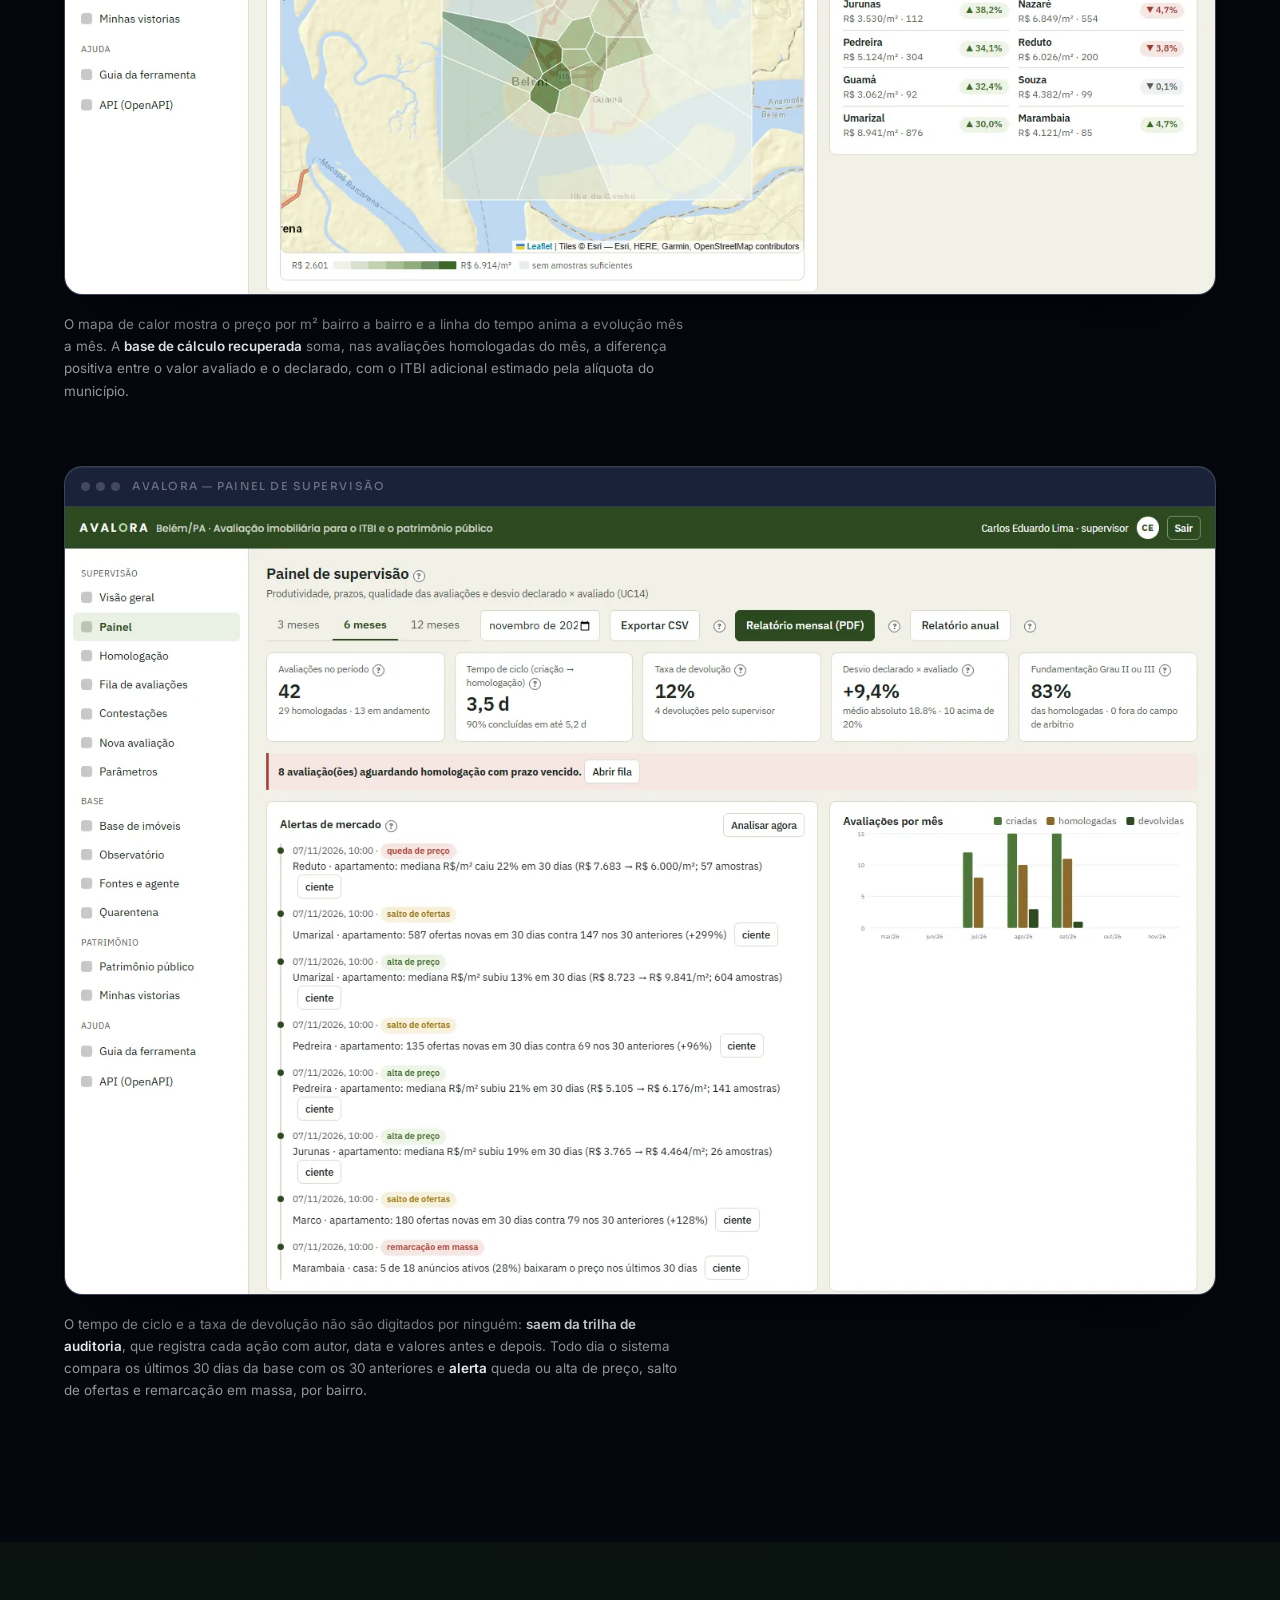
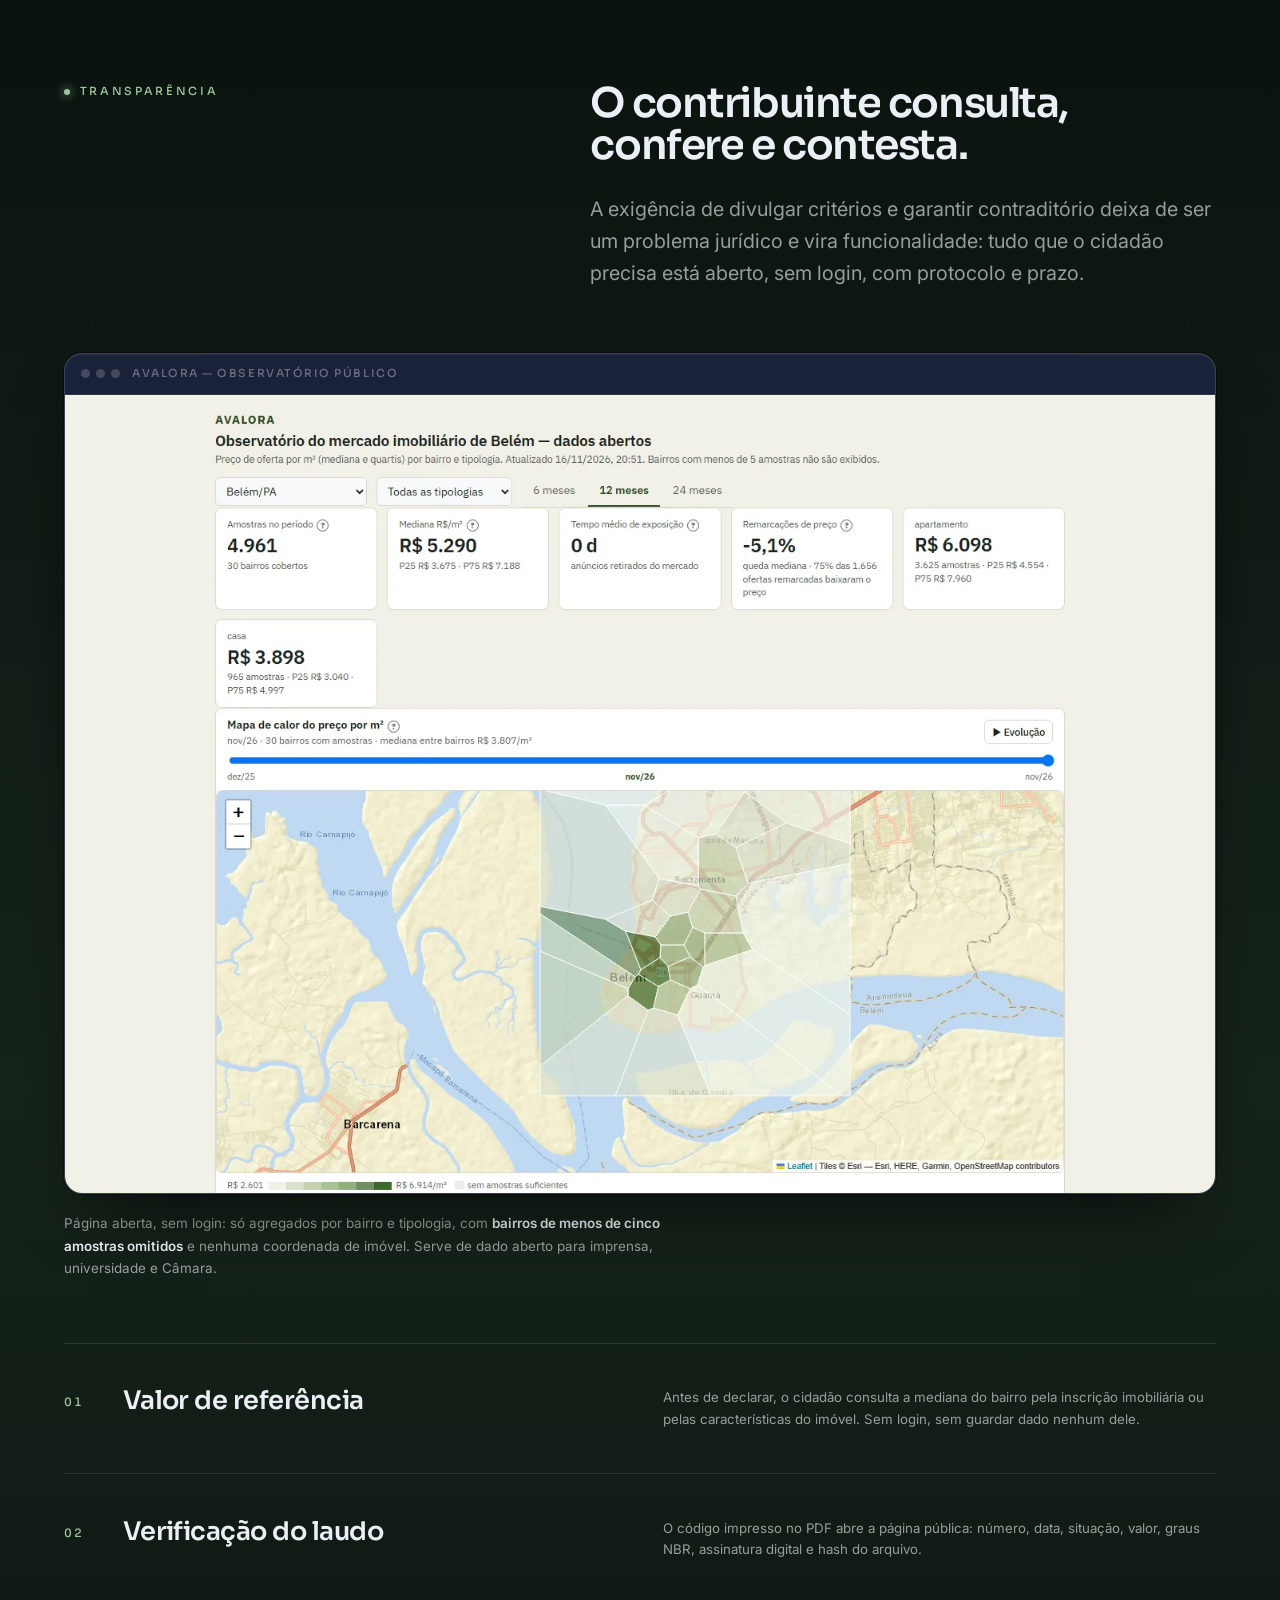
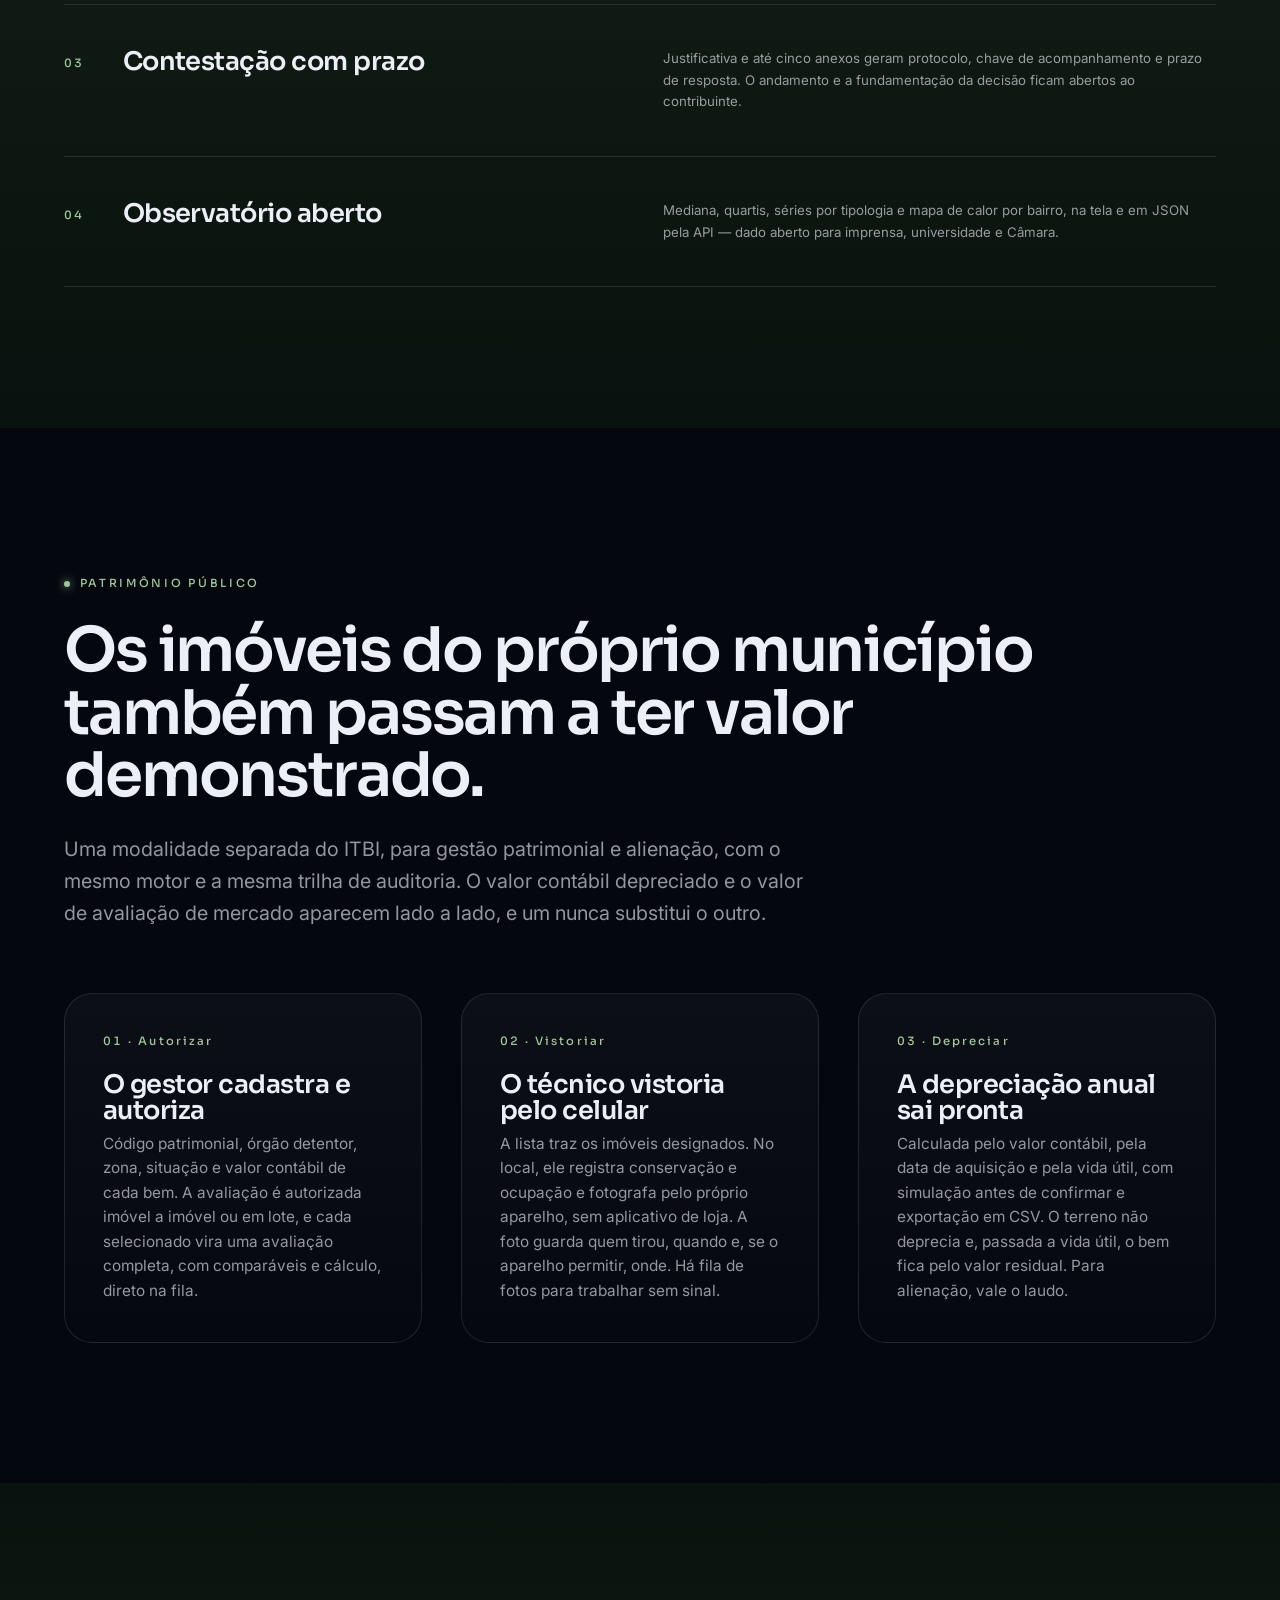
<file: produtos/avalora.html>
<!doctype html>
<html lang="pt-BR">
<head>
<meta charset="utf-8">
<script>document.documentElement.classList.add('js')</script>
<meta name="viewport" content="width=device-width,initial-scale=1">
<title>Avalora: avaliação imobiliária para o ITBI e o patrimônio público | AYIO</title>
<meta name="description" content="Plataforma de avaliação imobiliária para o ITBI e para o patrimônio público: base de mercado capturada automaticamente, motor NBR 14.653-2, laudo assinado digitalmente com verificação pública, lançamento do ITBI, vistoria de campo, contestação do contribuinte e trilha de auditoria reproduzível.">
<meta name="theme-color" content="#09120E">
<link rel="icon" href="../favicon.ico" sizes="48x48">
<link rel="icon" href="../favicon.svg" type="image/svg+xml">
<link rel="apple-touch-icon" href="../apple-touch-icon.png">
<link rel="preconnect" href="https://fonts.googleapis.com">
<link rel="preconnect" href="https://fonts.gstatic.com" crossorigin>
<link href="https://fonts.googleapis.com/css2?family=Sora:wght@400;500;600;700&family=Inter:wght@400;500;600&family=Poppins:wght@500;600&display=swap" rel="stylesheet">
<link rel="stylesheet" href="../assets/css/site.css?v=14">
</head>
<body class="theme-av">

<div class="progress"></div>

<header class="nav">
  <a class="nav__logo" href="../index.html" aria-label="AYIO, página inicial">
    <img src="../assets/brand/ayio-white.svg" alt="AYIO">
  </a>
  <nav class="nav__links">
    <a href="../index.html#studio">Studio</a>
    <a href="../index.html#produtos">Produtos</a>
    <a href="seu-cartorio.html">Seu Cartório</a>
    <a href="licensys.html">LicenSys</a>
    <a href="adaptai.html">AdaptAI</a>
  </nav>
  <div class="nav__cta">
    <a class="btn btn--ghost btn--sm" href="#contato" data-magnet>Falar com a AYIO</a>
    <button class="burger" aria-label="Abrir menu" aria-expanded="false"><span></span><span></span></button>
  </div>
</header>

<div class="drawer">
  <a href="../index.html">Início</a>
  <a href="../index.html#produtos">Produtos</a>
  <a href="seu-cartorio.html">Seu Cartório</a>
  <a href="licensys.html">LicenSys</a>
  <a href="adaptai.html">AdaptAI</a>
  <a href="#contato">Contato</a>
</div>

<main>

<!-- ============ HERO ============ -->
<section class="p-hero tint--av">
  <canvas class="p-hero__canvas hero__canvas" aria-hidden="true"></canvas>
  <div class="p-hero__inner wrap">
    <p class="crumb"><a href="../index.html">AYIO</a> <span>/</span> <span>Produtos</span> <span>/</span> <span>Avalora</span></p>
    <img class="p-hero__logo" src="../assets/brand/avalora-white.png" alt="Avalora: avaliação imobiliária para o ITBI e o patrimônio público" width="1100" height="372" data-rise>
    <h1 class="h-lg" data-split>O valor do imóvel deixa de ser arbitrado e passa a ser <em class="grad-accent" style="font-style:normal">demonstrado</em>.</h1>
    <p class="lead mt-m" data-rise data-d="3">Avaliação imobiliária para o ITBI de ponta a ponta: a base de mercado se alimenta sozinha, o motor calcula pela NBR 14.653-2, o laudo sai assinado digitalmente e qualquer pessoa consegue verificar, contestar e refazer a conta. O mesmo motor avalia os imóveis do próprio município, com vistoria em campo e depreciação anual.</p>
    <div class="hero__actions mt-m" data-rise data-d="4">
      <a class="btn btn--solid" href="#contato" data-magnet>Solicitar demonstração <i>→</i></a>
      <a class="btn btn--ghost" href="#ciclo" data-magnet>Ver o ciclo completo</a>
    </div>
  </div>
</section>

<!-- ============ DESAFIO ============ -->
<section class="section">
  <div class="wrap split">
    <div>
      <p class="eyebrow" data-rise>O desafio</p>
      <figure class="sheet" data-rise data-d="2" role="img"
              aria-label="Uma planilha de avaliações do ITBI: o valor de um dos imóveis é sobrescrito três vezes seguidas, de 520 mil para 610 mil e depois para 585 mil, sem registro de quem mudou, quando ou com base em quê.">
        <div class="sheet__bar">
          <span class="sheet__dots" aria-hidden="true"><i></i><i></i><i></i></span>
          <span class="sheet__name">avaliacoes_itbi_v7_FINAL.xlsx</span>
        </div>
        <div class="sheet__grid">
          <div class="sheet__row sheet__row--head"><span>Protocolo</span><span>Imóvel</span><span>Valor</span></div>
          <div class="sheet__row"><span>…018740</span><span>Apto 72 m²</span><span>R$ 410.000</span></div>
          <div class="sheet__row"><span>…018741</span><span>Casa 180 m²</span><span>R$ 735.000</span></div>
          <div class="sheet__row is-sel">
            <span>…018742</span><span>Apto 128 m²</span>
            <span class="sheet__cell">
              <b class="v v1">R$ 520.000</b>
              <b class="v v2">R$ 610.000</b>
              <b class="v v3">R$ 585.000</b>
              <i class="caret" aria-hidden="true"></i>
            </span>
          </div>
          <div class="sheet__row"><span>…018743</span><span>Terreno 300 m²</span><span>R$ 290.000</span></div>
        </div>
        <p class="sheet__warn">sem histórico · sem justificativa · sem fonte</p>
      </figure>
    </div>
    <div>
      <h2 class="h-md mb-m" data-split>Cobrar pela tabela acabou. Agora é preciso provar.</h2>
      <p class="lead">O Tema 1.113 do STJ fixou que o valor declarado pelo contribuinte tem presunção de ser o valor de mercado: só um processo administrativo com contraditório pode afastá-lo. A LC 227/2026 foi além e exigiu que o município estime o valor venal por critérios técnicos, divulgue esses critérios e aceite avaliação contraditória. Na prática, cada discordância vira um laudo que precisa se sustentar sozinho, em escala, dentro do prazo.</p>
      <ul class="feats mt-l">
        <li data-rise><span class="k">↳</span><span class="t">Valor de referência unilateral derrubado na Justiça</span></li>
        <li data-rise data-d="1"><span class="k">↳</span><span class="t">Avaliação feita em planilha, sem método auditável</span></li>
        <li data-rise data-d="2"><span class="k">↳</span><span class="t">Base de mercado desatualizada ou inexistente</span></li>
        <li data-rise data-d="3"><span class="k">↳</span><span class="t">Nenhum registro de como o número foi obtido</span></li>
        <li data-rise data-d="4"><span class="k">↳</span><span class="t">Contestação do contribuinte sem fluxo nem prazo</span></li>
        <li data-rise data-d="5"><span class="k">↳</span><span class="t">Base de cálculo perdida por falta de prova técnica</span></li>
      </ul>
    </div>
  </div>
</section>

<!-- ============ SOLUÇÃO ============ -->
<section class="section tint--av">
  <div class="wrap">
    <p class="eyebrow mb-m" data-rise>Conheça o Avalora</p>
    <h2 class="h-lg mb-l" data-split>Um laudo que se explica, de um mercado que se atualiza sozinho.</h2>
    <div class="grid g-3">
      <article class="card" data-rise>
        <span class="card__num">Base</span>
        <h3 class="h-sm">O mercado entra sozinho</h3>
        <p>Um agente percorre as fontes todas as madrugadas e transforma cada oferta e cada transação em amostra: normaliza, geocodifica, deduplica e separa o que está estranho para curadoria humana.</p>
      </article>
      <article class="card" data-rise data-d="1">
        <span class="card__num">Motor</span>
        <h3 class="h-sm">A norma como método</h3>
        <p>Regressão linear sobre o preço por m², com diagnósticos estatísticos e enquadramento nos graus de fundamentação e precisão da NBR 14.653-2. KNN, Random Forest e Gradient Boosting conferem o resultado.</p>
      </article>
      <article class="card" data-rise data-d="2">
        <span class="card__num">Prova</span>
        <h3 class="h-sm">Reproduzível a qualquer tempo</h3>
        <p>Na homologação, amostras e parâmetros viram um retrato congelado. Mesmo anos depois, o cálculo pode ser refeito e dá exatamente o mesmo valor. É isso que sustenta o laudo no contencioso.</p>
      </article>
    </div>
  </div>
</section>

<!-- ============ CICLO ============ -->
<section class="section" id="ciclo">
  <div class="wrap">
    <p class="eyebrow mb-m" data-rise>Como funciona</p>
    <h2 class="h-lg mb-l" data-split>Da oferta anunciada ao lançamento do imposto.</h2>
    <div class="swim" data-rise>
      <p class="swim__head">O sistema executa</p>
      <p class="swim__head">A pessoa decide</p>
      <article class="swim__step" data-lane="1">
        <span class="swim__node" aria-hidden="true"></span>
        <span class="swim__who"><svg viewBox="0 0 24 24" fill="none" stroke="currentColor" stroke-width="1.7" stroke-linecap="round" stroke-linejoin="round" aria-hidden="true"><circle cx="12" cy="12" r="2.4"/><path d="M12 4.6a7.4 7.4 0 0 1 7.4 7.4M12 8.2a3.8 3.8 0 0 1 3.8 3.8"/><path d="M4.6 12A7.4 7.4 0 0 0 12 19.4"/></svg>Agente</span>
        <span class="swim__k">01 · Captura</span>
        <h3>O agente trabalha de madrugada</h3>
        <p>Portais de anúncio, transações do próprio ITBI, feeds de imobiliárias e planilhas. Cada registro vira amostra com tipologia, área, localização, preço, data e histórico de remarcação.</p>
      </article>
      <article class="swim__step" data-lane="2">
        <span class="swim__node" aria-hidden="true"></span>
        <span class="swim__who"><svg viewBox="0 0 24 24" fill="none" stroke="currentColor" stroke-width="1.7" stroke-linecap="round" stroke-linejoin="round" aria-hidden="true"><path d="M2.6 12S6 6.2 12 6.2 21.4 12 21.4 12 18 17.8 12 17.8 2.6 12 2.6 12Z"/><circle cx="12" cy="12" r="2.6"/></svg>Curador</span>
        <span class="swim__k">02 · Curadoria</span>
        <h3>O duvidoso vai para quarentena</h3>
        <p>Preço muito fora da mediana do bairro, dado faltando, possível duplicata: o curador decide. O resto fica ativo, com um score de qualidade de 0 a 1.</p>
      </article>
      <article class="swim__step" data-lane="1">
        <span class="swim__node" aria-hidden="true"></span>
        <span class="swim__who"><svg viewBox="0 0 24 24" fill="none" stroke="currentColor" stroke-width="1.7" stroke-linecap="round" stroke-linejoin="round" aria-hidden="true"><path d="M4 8h12.5M13.5 5l3 3-3 3"/><path d="M20 16H7.5M10.5 13l-3 3 3 3"/></svg>Sistema</span>
        <span class="swim__k">03 · Solicitação</span>
        <h3>A guia chega e é distribuída</h3>
        <p>Por integração com o sistema tributário, por lote CSV ou digitada. O sistema localiza o imóvel, pré-seleciona os comparáveis e entrega ao avaliador com menos trabalho em aberto.</p>
      </article>
      <article class="swim__step" data-lane="2">
        <span class="swim__node" aria-hidden="true"></span>
        <span class="swim__who"><svg viewBox="0 0 24 24" fill="none" stroke="currentColor" stroke-width="1.7" stroke-linecap="round" stroke-linejoin="round" aria-hidden="true"><path d="M4.5 14.5 10 9l3 3 6.5-6.5"/><path d="M15 5.5h4.5V10"/><path d="M4.5 19.5h15"/></svg>Avaliador</span>
        <span class="swim__k">04 · Avaliação</span>
        <h3>O avaliador decide, o motor calcula</h3>
        <p>Raio, área e período se ajustam na tela; amostras podem ser excluídas com justificativa registrada. O valor final é arbitrado dentro do campo de arbítrio permitido.</p>
      </article>
      <article class="swim__step" data-lane="2">
        <span class="swim__node" aria-hidden="true"></span>
        <span class="swim__who"><svg viewBox="0 0 24 24" fill="none" stroke="currentColor" stroke-width="1.7" stroke-linecap="round" stroke-linejoin="round" aria-hidden="true"><path d="M12 3.2 19 6v5.4c0 4-2.9 7.4-7 8.4-4.1-1-7-4.4-7-8.4V6Z"/><path d="m9.2 11.8 2 2 3.6-3.8"/></svg>Supervisor</span>
        <span class="swim__k">05 · Homologação</span>
        <h3>O supervisor assina</h3>
        <p>Alertas, devolução com motivo ou homologação. Na homologação sai o laudo em PDF com assinatura PAdES ICP-Brasil e código de verificação público, e fica liberado o despacho de lançamento do ITBI.</p>
      </article>
      <article class="swim__step" data-lane="1">
        <span class="swim__node" aria-hidden="true"></span>
        <span class="swim__who"><svg viewBox="0 0 24 24" fill="none" stroke="currentColor" stroke-width="1.7" stroke-linecap="round" stroke-linejoin="round" aria-hidden="true"><path d="M4 8h12.5M13.5 5l3 3-3 3"/><path d="M20 16H7.5M10.5 13l-3 3 3 3"/></svg>Sistema</span>
        <span class="swim__k">06 · Devolução</span>
        <h3>O resultado volta ao tributário</h3>
        <p>Valor, graus NBR e URL do laudo seguem para o sistema tributário por API, com reenvio automático em caso de falha. O contribuinte verifica e, se discordar, contesta.</p>
      </article>
    </div>
  </div>
</section>

<!-- ============ A CIDADE ============ -->
<section class="section tint--av">
  <div class="wrap">
    <div class="split mb-l">
      <p class="eyebrow" data-rise>A base</p>
      <div>
        <h2 class="h-md mb-m" data-split>A cidade inteira entra na conta, todo dia.</h2>
        <p class="lead">Nenhuma avaliação parte do zero. Todas as madrugadas o agente varre o mercado e devolve a cidade atualizada: quadra por quadra, com o que foi anunciado, o que mudou de preço e o que saiu do ar. Quando uma guia chega, o entorno do imóvel já está medido.</p>
      </div>
    </div>

    <figure class="city-fig" data-rise>
      <div class="city">
      <svg class="city__svg" viewBox="0 0 1200 520" preserveAspectRatio="xMidYMid slice"
           role="img" aria-label="Malha de quadras de uma cidade varrida por uma faixa de luz: cada quadra acende quando a varredura passa por ela. No centro, um marcador aponta uma amostra recém-capturada e um cartão mostra os dados extraídos do anúncio: apartamento de 56 m² na Pedreira, R$ 685.000, R$ 12.232 por m², 2 quartos e 1 vaga, marcada como outlier 42% acima da mediana do bairro e enviada à quarentena.">
        <defs>
          <linearGradient id="citySweep" x1="0" x2="1" y1="0" y2="0">
            <stop offset="0" stop-color="#9FC79B" stop-opacity="0"/>
            <stop offset=".55" stop-color="#C0DEB9" stop-opacity=".22"/>
            <stop offset=".74" stop-color="#FFFFFF" stop-opacity=".4"/>
            <stop offset="1" stop-color="#9FC79B" stop-opacity="0"/>
          </linearGradient>
        </defs>

        <g class="city__grid" transform="rotate(-5 600 260)">
          <g class="city__blocks">
            <!-- 306 quadras -->
            <rect x="-87.7" y="-67.7" width="43.0" height="14.8" rx="2" style="--d:0.0s;--o:0.77"/>
            <rect x="-86.6" y="-47.3" width="40.8" height="24.9" rx="2" style="--d:0.0s;--o:0.67"/>
            <rect x="-37.7" y="-65.2" width="71.2" height="41.4" rx="2" style="--d:0.0s;--o:0.65"/>
            <rect x="-10.8" y="-15.7" width="20.6" height="38.5" rx="2" style="--d:0.0s;--o:0.86"/>
            <rect x="17.6" y="-14.6" width="16.2" height="36.4" rx="2" style="--d:0.09s;--o:0.88"/>
            <rect x="-11.4" y="29.0" width="27.6" height="33.7" rx="2" style="--d:0.01s;--o:0.99"/>
            <rect x="23.5" y="30.7" width="10.2" height="30.2" rx="2" style="--d:0.1s;--o:0.65"/>
            <rect x="-85.7" y="69.7" width="119.6" height="121.4" rx="2" style="--d:0.0s;--o:0.68"/>
            <rect x="41.8" y="-66.4" width="76.5" height="152.2" rx="2" style="--d:0.28s;--o:0.63"/>
            <rect x="125.3" y="-66.6" width="18.0" height="36.8" rx="2" style="--d:0.47s;--o:0.85"/>
            <rect x="149.3" y="-67.4" width="35.6" height="38.3" rx="2" style="--d:0.58s;--o:0.73"/>
            <rect x="126.9" y="-21.5" width="55.7" height="40.4" rx="2" style="--d:0.54s;--o:0.61"/>
            <rect x="217.5" y="-66.7" width="26.4" height="45.0" rx="2" style="--d:0.81s;--o:0.95"/>
            <rect x="191.7" y="-14.1" width="20.6" height="33.7" rx="2" style="--d:0.71s;--o:1.0"/>
            <rect x="219.7" y="-15.2" width="24.4" height="35.9" rx="2" style="--d:0.81s;--o:0.63"/>
            <rect x="126.2" y="28.1" width="22.7" height="57.0" rx="2" style="--d:0.48s;--o:0.56"/>
            <rect x="156.5" y="27.1" width="35.2" height="59.1" rx="2" style="--d:0.61s;--o:0.72"/>
            <rect x="197.6" y="26.5" width="47.0" height="27.9" rx="2" style="--d:0.77s;--o:0.55"/>
            <rect x="198.1" y="60.2" width="46.0" height="26.0" rx="2" style="--d:0.77s;--o:0.98"/>
            <rect x="43.1" y="94.3" width="65.0" height="96.3" rx="2" style="--d:0.26s;--o:0.64"/>
            <rect x="117.6" y="93.9" width="34.1" height="97.1" rx="2" style="--d:0.47s;--o:0.92"/>
            <rect x="158.5" y="91.7" width="40.6" height="56.0" rx="2" style="--d:0.63s;--o:0.76"/>
            <rect x="206.2" y="94.2" width="36.3" height="25.3" rx="2" style="--d:0.79s;--o:0.64"/>
            <rect x="206.1" y="128.9" width="36.4" height="16.4" rx="2" style="--d:0.79s;--o:0.56"/>
            <rect x="160.6" y="154.5" width="21.6" height="36.5" rx="2" style="--d:0.6s;--o:0.9"/>
            <rect x="252.0" y="-65.2" width="24.1" height="58.8" rx="2" style="--d:0.92s;--o:0.67"/>
            <rect x="285.6" y="-65.3" width="46.1" height="27.5" rx="2" style="--d:1.08s;--o:0.7"/>
            <rect x="285.8" y="-28.1" width="45.8" height="21.6" rx="2" style="--d:1.08s;--o:0.83"/>
            <rect x="251.5" y="2.5" width="44.2" height="24.5" rx="2" style="--d:0.96s;--o:0.69"/>
            <rect x="249.5" y="33.5" width="48.2" height="33.0" rx="2" style="--d:0.96s;--o:0.89"/>
            <rect x="303.9" y="2.3" width="28.6" height="62.4" rx="2" style="--d:1.11s;--o:0.97"/>
            <rect x="364.7" y="-66.5" width="28.9" height="43.7" rx="2" style="--d:1.33s;--o:0.98"/>
            <rect x="339.7" y="-15.9" width="54.1" height="81.3" rx="2" style="--d:1.28s;--o:0.66"/>
            <rect x="250.8" y="72.3" width="142.7" height="119.6" rx="2" style="--d:1.13s;--o:0.97"/>
            <rect x="401.6" y="-65.6" width="125.9" height="143.8" rx="2" style="--d:1.63s;--o:0.88"/>
            <rect x="401.5" y="87.0" width="23.8" height="34.4" rx="2" style="--d:1.45s;--o:0.82"/>
            <rect x="432.7" y="85.8" width="24.6" height="37.0" rx="2" style="--d:1.56s;--o:0.71"/>
            <rect x="399.5" y="128.3" width="22.9" height="36.2" rx="2" style="--d:1.44s;--o:0.64"/>
            <rect x="427.7" y="128.7" width="29.8" height="35.3" rx="2" style="--d:1.55s;--o:0.58"/>
            <rect x="463.5" y="85.8" width="38.7" height="15.0" rx="2" style="--d:1.69s;--o:0.99"/>
            <rect x="465.4" y="108.9" width="35.0" height="20.7" rx="2" style="--d:1.69s;--o:0.67"/>
            <rect x="507.8" y="85.1" width="21.7" height="47.0" rx="2" style="--d:1.82s;--o:0.77"/>
            <rect x="463.9" y="138.1" width="23.5" height="54.0" rx="2" style="--d:1.66s;--o:0.66"/>
            <rect x="494.8" y="138.6" width="33.2" height="53.0" rx="2" style="--d:1.79s;--o:0.85"/>
            <rect x="-85.4" y="200.0" width="124.5" height="198.0" rx="2" style="--d:0.0s;--o:0.85"/>
            <rect x="48.2" y="200.0" width="46.1" height="43.6" rx="2" style="--d:0.25s;--o:0.68"/>
            <rect x="46.9" y="251.4" width="25.4" height="36.8" rx="2" style="--d:0.21s;--o:0.88"/>
            <rect x="78.5" y="251.1" width="17.5" height="37.5" rx="2" style="--d:0.31s;--o:0.66"/>
            <rect x="103.6" y="200.2" width="44.9" height="17.1" rx="2" style="--d:0.44s;--o:0.81"/>
            <rect x="102.2" y="225.2" width="47.7" height="23.0" rx="2" style="--d:0.44s;--o:1.0"/>
            <rect x="101.8" y="254.3" width="48.6" height="34.3" rx="2" style="--d:0.44s;--o:0.91"/>
            <rect x="158.2" y="200.5" width="55.2" height="26.3" rx="2" style="--d:0.65s;--o:0.6"/>
            <rect x="157.7" y="236.2" width="56.2" height="50.8" rx="2" style="--d:0.65s;--o:0.93"/>
            <rect x="46.0" y="293.8" width="66.2" height="37.0" rx="2" style="--d:0.28s;--o:0.68"/>
            <rect x="46.4" y="335.8" width="22.0" height="64.0" rx="2" style="--d:0.2s;--o:0.99"/>
            <rect x="76.0" y="337.9" width="33.7" height="59.9" rx="2" style="--d:0.32s;--o:0.72"/>
            <rect x="118.0" y="294.9" width="16.9" height="33.9" rx="2" style="--d:0.44s;--o:0.67"/>
            <rect x="143.1" y="296.3" width="21.8" height="31.1" rx="2" style="--d:0.54s;--o:0.6"/>
            <rect x="173.7" y="295.4" width="14.6" height="32.9" rx="2" style="--d:0.63s;--o:0.65"/>
            <rect x="194.8" y="294.0" width="21.0" height="35.6" rx="2" style="--d:0.72s;--o:0.64"/>
            <rect x="118.4" y="336.1" width="96.1" height="62.6" rx="2" style="--d:0.58s;--o:0.84"/>
            <rect x="-87.8" y="404.8" width="66.3" height="87.5" rx="2" style="--d:0.0s;--o:0.7"/>
            <rect x="-16.5" y="405.3" width="43.8" height="31.8" rx="2" style="--d:0.02s;--o:0.69"/>
            <rect x="-14.8" y="444.3" width="40.4" height="45.8" rx="2" style="--d:0.02s;--o:0.8"/>
            <rect x="32.5" y="405.1" width="27.9" height="41.7" rx="2" style="--d:0.16s;--o:0.73"/>
            <rect x="66.9" y="406.6" width="23.4" height="38.7" rx="2" style="--d:0.28s;--o:0.59"/>
            <rect x="34.2" y="453.4" width="55.9" height="36.9" rx="2" style="--d:0.22s;--o:0.73"/>
            <rect x="-86.9" y="497.6" width="31.2" height="38.1" rx="2" style="--d:0.0s;--o:0.98"/>
            <rect x="-48.9" y="498.3" width="19.9" height="36.6" rx="2" style="--d:0.0s;--o:0.71"/>
            <rect x="-85.4" y="543.3" width="28.2" height="42.1" rx="2" style="--d:0.0s;--o:1.0"/>
            <rect x="-49.8" y="541.4" width="21.8" height="45.8" rx="2" style="--d:0.0s;--o:0.88"/>
            <rect x="-22.9" y="496.7" width="28.6" height="35.9" rx="2" style="--d:0.0s;--o:0.96"/>
            <rect x="12.4" y="499.0" width="9.9" height="31.3" rx="2" style="--d:0.06s;--o:0.73"/>
            <rect x="-21.7" y="538.3" width="45.0" height="25.3" rx="2" style="--d:0.0s;--o:0.62"/>
            <rect x="30.8" y="498.5" width="26.1" height="46.2" rx="2" style="--d:0.15s;--o:0.96"/>
            <rect x="64.8" y="498.4" width="25.5" height="46.3" rx="2" style="--d:0.27s;--o:0.72"/>
            <rect x="29.5" y="551.3" width="19.6" height="36.1" rx="2" style="--d:0.14s;--o:0.68"/>
            <rect x="56.5" y="553.5" width="33.0" height="31.7" rx="2" style="--d:0.26s;--o:0.6"/>
            <rect x="98.8" y="407.0" width="115.1" height="178.5" rx="2" style="--d:0.55s;--o:0.99"/>
            <rect x="220.9" y="198.0" width="30.5" height="63.0" rx="2" style="--d:0.83s;--o:0.97"/>
            <rect x="257.5" y="199.0" width="41.7" height="21.2" rx="2" style="--d:0.97s;--o:0.57"/>
            <rect x="257.2" y="227.0" width="19.5" height="33.3" rx="2" style="--d:0.93s;--o:0.96"/>
            <rect x="284.6" y="228.3" width="13.7" height="30.8" rx="2" style="--d:1.02s;--o:0.62"/>
            <rect x="221.2" y="266.4" width="21.6" height="34.8" rx="2" style="--d:0.81s;--o:0.73"/>
            <rect x="250.1" y="268.1" width="13.9" height="31.4" rx="2" style="--d:0.9s;--o:0.63"/>
            <rect x="271.9" y="266.9" width="27.5" height="33.8" rx="2" style="--d:1.0s;--o:0.78"/>
            <rect x="305.3" y="198.0" width="26.4" height="36.6" rx="2" style="--d:1.11s;--o:0.66"/>
            <rect x="339.0" y="200.2" width="10.3" height="32.2" rx="2" style="--d:1.2s;--o:0.57"/>
            <rect x="307.1" y="241.5" width="12.4" height="29.5" rx="2" style="--d:1.1s;--o:0.57"/>
            <rect x="326.3" y="239.7" width="25.2" height="33.1" rx="2" style="--d:1.19s;--o:0.82"/>
            <rect x="306.7" y="279.2" width="43.3" height="20.9" rx="2" style="--d:1.15s;--o:0.69"/>
            <rect x="222.2" y="307.9" width="21.4" height="33.0" rx="2" style="--d:0.82s;--o:0.74"/>
            <rect x="250.8" y="307.5" width="25.5" height="33.8" rx="2" style="--d:0.92s;--o:0.75"/>
            <rect x="283.4" y="307.6" width="34.6" height="57.2" rx="2" style="--d:1.05s;--o:0.66"/>
            <rect x="326.0" y="308.4" width="23.7" height="55.6" rx="2" style="--d:1.18s;--o:0.76"/>
            <rect x="357.5" y="199.0" width="13.4" height="35.5" rx="2" style="--d:1.27s;--o:0.6"/>
            <rect x="377.9" y="198.9" width="17.4" height="35.7" rx="2" style="--d:1.35s;--o:0.59"/>
            <rect x="402.3" y="199.1" width="18.5" height="35.3" rx="2" style="--d:1.44s;--o:0.57"/>
            <rect x="356.4" y="240.4" width="23.1" height="58.7" rx="2" style="--d:1.29s;--o:0.88"/>
            <rect x="385.5" y="241.6" width="35.2" height="56.3" rx="2" style="--d:1.41s;--o:0.57"/>
            <rect x="357.3" y="304.8" width="63.9" height="60.3" rx="2" style="--d:1.36s;--o:0.98"/>
            <rect x="429.0" y="200.1" width="18.8" height="47.4" rx="2" style="--d:1.53s;--o:1.0"/>
            <rect x="456.9" y="200.0" width="29.9" height="47.6" rx="2" style="--d:1.65s;--o:0.64"/>
            <rect x="428.0" y="255.7" width="59.7" height="29.9" rx="2" style="--d:1.6s;--o:0.98"/>
            <rect x="493.9" y="198.1" width="35.4" height="88.4" rx="2" style="--d:1.79s;--o:0.9"/>
            <rect x="426.8" y="291.6" width="17.9" height="36.8" rx="2" style="--d:1.53s;--o:0.71"/>
            <rect x="449.7" y="291.8" width="19.6" height="36.2" rx="2" style="--d:1.61s;--o:0.95"/>
            <rect x="428.9" y="335.2" width="38.6" height="28.7" rx="2" style="--d:1.57s;--o:0.61"/>
            <rect x="476.7" y="293.9" width="50.5" height="69.7" rx="2" style="--d:1.76s;--o:0.64"/>
            <rect x="222.0" y="372.0" width="19.4" height="47.8" rx="2" style="--d:0.81s;--o:0.69"/>
            <rect x="247.6" y="393.7" width="41.0" height="27.1" rx="2" style="--d:0.94s;--o:0.97"/>
            <rect x="223.1" y="428.2" width="63.5" height="43.7" rx="2" style="--d:0.89s;--o:0.63"/>
            <rect x="293.8" y="370.9" width="20.5" height="39.1" rx="2" style="--d:1.06s;--o:0.79"/>
            <rect x="320.0" y="371.6" width="13.4" height="37.8" rx="2" style="--d:1.14s;--o:0.94"/>
            <rect x="295.1" y="416.4" width="37.6" height="21.3" rx="2" style="--d:1.1s;--o:0.95"/>
            <rect x="296.3" y="446.4" width="35.3" height="25.2" rx="2" style="--d:1.1s;--o:0.83"/>
            <rect x="341.0" y="372.8" width="20.2" height="46.9" rx="2" style="--d:1.23s;--o:0.67"/>
            <rect x="369.4" y="372.2" width="37.9" height="16.3" rx="2" style="--d:1.36s;--o:0.71"/>
            <rect x="369.1" y="395.8" width="38.6" height="24.9" rx="2" style="--d:1.36s;--o:0.63"/>
            <rect x="338.9" y="426.5" width="38.3" height="47.8" rx="2" style="--d:1.25s;--o:0.92"/>
            <rect x="383.5" y="428.2" width="23.6" height="44.4" rx="2" style="--d:1.38s;--o:0.99"/>
            <rect x="222.4" y="480.6" width="44.9" height="27.0" rx="2" style="--d:0.86s;--o:0.69"/>
            <rect x="275.3" y="514.5" width="38.9" height="28.0" rx="2" style="--d:1.03s;--o:0.74"/>
            <rect x="223.1" y="551.1" width="18.0" height="34.2" rx="2" style="--d:0.81s;--o:0.61"/>
            <rect x="249.7" y="550.4" width="13.8" height="35.5" rx="2" style="--d:0.9s;--o:0.56"/>
            <rect x="301.6" y="548.9" width="14.0" height="38.6" rx="2" style="--d:1.08s;--o:0.71"/>
            <rect x="321.9" y="480.4" width="47.7" height="50.9" rx="2" style="--d:1.21s;--o:0.82"/>
            <rect x="377.4" y="480.5" width="29.8" height="50.7" rx="2" style="--d:1.37s;--o:0.76"/>
            <rect x="322.9" y="540.0" width="83.4" height="45.2" rx="2" style="--d:1.28s;--o:0.66"/>
            <rect x="413.6" y="370.8" width="41.0" height="14.8" rx="2" style="--d:1.52s;--o:0.84"/>
            <rect x="415.5" y="392.5" width="37.2" height="20.4" rx="2" style="--d:1.52s;--o:0.73"/>
            <rect x="413.4" y="419.4" width="41.5" height="31.0" rx="2" style="--d:1.52s;--o:0.84"/>
            <rect x="460.3" y="371.6" width="39.1" height="13.0" rx="2" style="--d:1.68s;--o:0.84"/>
            <rect x="461.9" y="392.6" width="35.8" height="16.9" rx="2" style="--d:1.68s;--o:0.88"/>
            <rect x="507.3" y="373.1" width="19.9" height="36.5" rx="2" style="--d:1.81s;--o:0.57"/>
            <rect x="460.4" y="417.6" width="28.6" height="31.7" rx="2" style="--d:1.66s;--o:0.66"/>
            <rect x="413.4" y="454.9" width="15.8" height="39.7" rx="2" style="--d:1.47s;--o:0.8"/>
            <rect x="434.0" y="455.3" width="23.4" height="38.9" rx="2" style="--d:1.56s;--o:0.64"/>
            <rect x="414.8" y="500.4" width="20.3" height="36.1" rx="2" style="--d:1.49s;--o:0.84"/>
            <rect x="441.3" y="499.5" width="16.1" height="38.0" rx="2" style="--d:1.57s;--o:0.69"/>
            <rect x="462.4" y="455.0" width="67.2" height="82.8" rx="2" style="--d:1.74s;--o:0.95"/>
            <rect x="415.3" y="544.4" width="50.0" height="41.4" rx="2" style="--d:1.54s;--o:0.55"/>
            <rect x="473.8" y="544.5" width="24.8" height="41.3" rx="2" style="--d:1.7s;--o:0.76"/>
            <rect x="506.4" y="543.6" width="22.1" height="42.9" rx="2" style="--d:1.81s;--o:0.65"/>
            <rect x="534.8" y="-67.1" width="35.5" height="48.1" rx="2" style="--d:1.93s;--o:0.57"/>
            <rect x="577.4" y="-65.7" width="44.7" height="45.2" rx="2" style="--d:2.1s;--o:0.86"/>
            <rect x="536.1" y="-12.0" width="27.5" height="31.0" rx="2" style="--d:1.92s;--o:0.67"/>
            <rect x="571.2" y="-12.8" width="15.4" height="32.6" rx="2" style="--d:2.03s;--o:0.9"/>
            <rect x="534.9" y="26.1" width="26.4" height="45.8" rx="2" style="--d:1.92s;--o:0.84"/>
            <rect x="567.1" y="26.0" width="20.2" height="46.1" rx="2" style="--d:2.02s;--o:0.95"/>
            <rect x="629.3" y="-67.1" width="142.5" height="139.2" rx="2" style="--d:2.45s;--o:0.88"/>
            <rect x="536.2" y="79.2" width="234.1" height="96.0" rx="2" style="--d:2.29s;--o:0.7"/>
            <rect x="777.7" y="-66.9" width="46.6" height="22.2" rx="2" style="--d:2.8s;--o:0.66"/>
            <rect x="778.5" y="-37.6" width="12.1" height="37.8" rx="2" style="--d:2.75s;--o:0.86"/>
            <rect x="799.5" y="-36.6" width="23.0" height="35.8" rx="2" style="--d:2.84s;--o:0.76"/>
            <rect x="778.7" y="8.3" width="44.5" height="22.7" rx="2" style="--d:2.8s;--o:0.94"/>
            <rect x="778.8" y="39.4" width="44.4" height="24.2" rx="2" style="--d:2.8s;--o:0.81"/>
            <rect x="830.2" y="-67.2" width="31.9" height="65.4" rx="2" style="--d:2.96s;--o:0.83"/>
            <rect x="869.7" y="-65.2" width="39.2" height="61.5" rx="2" style="--d:3.11s;--o:0.62"/>
            <rect x="869.0" y="5.8" width="39.8" height="57.3" rx="2" style="--d:3.11s;--o:0.71"/>
            <rect x="776.9" y="70.2" width="25.2" height="45.4" rx="2" style="--d:2.76s;--o:0.57"/>
            <rect x="808.3" y="71.9" width="14.3" height="42.0" rx="2" style="--d:2.85s;--o:0.86"/>
            <rect x="777.0" y="120.2" width="47.2" height="26.1" rx="2" style="--d:2.8s;--o:0.82"/>
            <rect x="779.1" y="153.1" width="43.0" height="21.9" rx="2" style="--d:2.8s;--o:0.92"/>
            <rect x="829.0" y="70.3" width="82.2" height="46.2" rx="2" style="--d:3.05s;--o:0.94"/>
            <rect x="831.4" y="123.7" width="22.0" height="50.9" rx="2" style="--d:2.95s;--o:0.6"/>
            <rect x="860.8" y="121.4" width="50.3" height="26.1" rx="2" style="--d:3.1s;--o:0.57"/>
            <rect x="862.7" y="154.5" width="46.4" height="20.5" rx="2" style="--d:3.1s;--o:0.84"/>
            <rect x="535.9" y="183.4" width="28.9" height="40.5" rx="2" style="--d:1.93s;--o:0.68"/>
            <rect x="571.2" y="182.0" width="31.6" height="43.5" rx="2" style="--d:2.05s;--o:0.89"/>
            <rect x="535.0" y="231.0" width="67.1" height="27.0" rx="2" style="--d:1.99s;--o:0.74"/>
            <rect x="578.4" y="264.0" width="23.9" height="49.9" rx="2" style="--d:2.07s;--o:0.87"/>
            <rect x="535.0" y="320.0" width="67.1" height="25.9" rx="2" style="--d:1.99s;--o:0.98"/>
            <rect x="609.8" y="184.1" width="43.3" height="82.1" rx="2" style="--d:2.21s;--o:0.83"/>
            <rect x="608.7" y="274.1" width="108.0" height="71.5" rx="2" style="--d:2.32s;--o:0.9"/>
            <rect x="724.2" y="183.7" width="42.1" height="20.2" rx="2" style="--d:2.61s;--o:0.79"/>
            <rect x="724.7" y="212.7" width="41.2" height="27.3" rx="2" style="--d:2.61s;--o:0.59"/>
            <rect x="773.2" y="182.2" width="27.7" height="59.7" rx="2" style="--d:2.75s;--o:0.55"/>
            <rect x="724.4" y="248.9" width="25.1" height="37.5" rx="2" style="--d:2.58s;--o:0.99"/>
            <rect x="779.0" y="248.1" width="21.0" height="39.0" rx="2" style="--d:2.76s;--o:0.91"/>
            <rect x="723.6" y="294.3" width="45.6" height="17.8" rx="2" style="--d:2.61s;--o:0.71"/>
            <rect x="723.0" y="318.6" width="47.0" height="27.5" rx="2" style="--d:2.61s;--o:0.97"/>
            <rect x="775.7" y="293.5" width="25.1" height="52.7" rx="2" style="--d:2.76s;--o:0.86"/>
            <rect x="806.1" y="182.0" width="34.6" height="70.7" rx="2" style="--d:2.88s;--o:0.84"/>
            <rect x="847.6" y="183.9" width="61.6" height="28.5" rx="2" style="--d:3.07s;--o:0.86"/>
            <rect x="847.2" y="220.8" width="21.4" height="30.5" rx="2" style="--d:3.0s;--o:0.71"/>
            <rect x="875.8" y="220.1" width="34.5" height="31.8" rx="2" style="--d:3.13s;--o:0.95"/>
            <rect x="808.3" y="259.9" width="30.4" height="84.4" rx="2" style="--d:2.88s;--o:0.56"/>
            <rect x="846.3" y="258.2" width="64.4" height="30.3" rx="2" style="--d:3.07s;--o:0.96"/>
            <rect x="846.6" y="294.6" width="19.6" height="51.2" rx="2" style="--d:3.0s;--o:0.95"/>
            <rect x="872.9" y="294.8" width="37.2" height="50.7" rx="2" style="--d:3.12s;--o:0.79"/>
            <rect x="536.2" y="353.4" width="17.0" height="36.4" rx="2" style="--d:1.91s;--o:0.84"/>
            <rect x="560.6" y="352.2" width="13.6" height="38.8" rx="2" style="--d:1.99s;--o:0.62"/>
            <rect x="536.0" y="398.1" width="37.3" height="17.7" rx="2" style="--d:1.94s;--o:0.88"/>
            <rect x="580.8" y="352.5" width="44.6" height="19.5" rx="2" style="--d:2.11s;--o:0.9"/>
            <rect x="579.9" y="377.9" width="26.3" height="39.3" rx="2" style="--d:2.08s;--o:0.76"/>
            <rect x="611.6" y="378.3" width="14.3" height="38.7" rx="2" style="--d:2.17s;--o:0.64"/>
            <rect x="536.1" y="424.0" width="46.4" height="13.8" rx="2" style="--d:1.96s;--o:0.93"/>
            <rect x="534.6" y="444.6" width="49.5" height="28.1" rx="2" style="--d:1.96s;--o:0.66"/>
            <rect x="590.4" y="423.5" width="34.8" height="48.2" rx="2" style="--d:2.13s;--o:0.62"/>
            <rect x="631.5" y="351.8" width="37.3" height="57.8" rx="2" style="--d:2.28s;--o:0.99"/>
            <rect x="674.0" y="351.5" width="25.3" height="58.3" rx="2" style="--d:2.4s;--o:0.98"/>
            <rect x="632.1" y="415.6" width="31.7" height="56.4" rx="2" style="--d:2.27s;--o:0.99"/>
            <rect x="671.3" y="416.6" width="26.3" height="54.5" rx="2" style="--d:2.4s;--o:0.75"/>
            <rect x="535.9" y="479.3" width="85.7" height="40.7" rx="2" style="--d:2.03s;--o:0.6"/>
            <rect x="535.2" y="527.3" width="87.1" height="59.5" rx="2" style="--d:2.03s;--o:0.57"/>
            <rect x="630.0" y="479.7" width="30.5" height="35.8" rx="2" style="--d:2.26s;--o:0.86"/>
            <rect x="668.9" y="479.3" width="28.9" height="36.7" rx="2" style="--d:2.39s;--o:0.76"/>
            <rect x="629.5" y="523.8" width="33.0" height="62.3" rx="2" style="--d:2.26s;--o:0.73"/>
            <rect x="671.1" y="524.7" width="25.9" height="60.6" rx="2" style="--d:2.39s;--o:0.74"/>
            <rect x="706.1" y="353.3" width="203.1" height="111.2" rx="2" style="--d:2.83s;--o:0.74"/>
            <rect x="706.1" y="473.0" width="37.2" height="18.2" rx="2" style="--d:2.54s;--o:0.95"/>
            <rect x="706.0" y="499.6" width="37.3" height="26.9" rx="2" style="--d:2.54s;--o:0.93"/>
            <rect x="751.5" y="472.8" width="67.0" height="53.8" rx="2" style="--d:2.75s;--o:0.75"/>
            <rect x="705.8" y="534.6" width="30.7" height="51.5" rx="2" style="--d:2.52s;--o:0.59"/>
            <rect x="744.8" y="535.0" width="20.7" height="50.6" rx="2" style="--d:2.64s;--o:0.87"/>
            <rect x="772.8" y="533.5" width="46.7" height="23.8" rx="2" style="--d:2.79s;--o:0.74"/>
            <rect x="773.8" y="564.1" width="44.7" height="21.9" rx="2" style="--d:2.79s;--o:0.73"/>
            <rect x="827.2" y="473.6" width="42.8" height="22.7" rx="2" style="--d:2.97s;--o:0.63"/>
            <rect x="826.8" y="505.5" width="43.6" height="18.8" rx="2" style="--d:2.97s;--o:0.72"/>
            <rect x="879.7" y="473.7" width="28.9" height="50.0" rx="2" style="--d:3.13s;--o:0.57"/>
            <rect x="825.1" y="531.3" width="85.8" height="56.0" rx="2" style="--d:3.04s;--o:0.9"/>
            <rect x="917.2" y="-66.3" width="76.9" height="143.2" rx="2" style="--d:3.34s;--o:0.6"/>
            <rect x="1001.5" y="-66.3" width="70.6" height="143.0" rx="2" style="--d:3.63s;--o:0.87"/>
            <rect x="917.6" y="84.4" width="36.9" height="22.8" rx="2" style="--d:3.28s;--o:0.92"/>
            <rect x="916.9" y="114.6" width="38.2" height="25.3" rx="2" style="--d:3.28s;--o:0.98"/>
            <rect x="962.6" y="84.6" width="35.8" height="54.6" rx="2" style="--d:3.43s;--o:0.73"/>
            <rect x="916.1" y="145.8" width="31.9" height="46.5" rx="2" style="--d:3.26s;--o:0.99"/>
            <rect x="952.9" y="145.6" width="27.6" height="46.8" rx="2" style="--d:3.38s;--o:0.67"/>
            <rect x="985.1" y="145.5" width="15.2" height="47.1" rx="2" style="--d:3.47s;--o:0.74"/>
            <rect x="1006.7" y="84.6" width="65.0" height="106.1" rx="2" style="--d:3.64s;--o:0.71"/>
            <rect x="1078.7" y="-67.2" width="24.1" height="36.6" rx="2" style="--d:3.82s;--o:0.88"/>
            <rect x="1109.3" y="-66.3" width="21.7" height="34.9" rx="2" style="--d:3.92s;--o:0.65"/>
            <rect x="1079.1" y="-24.4" width="16.8" height="32.0" rx="2" style="--d:3.81s;--o:0.65"/>
            <rect x="1103.6" y="-23.4" width="26.7" height="29.8" rx="2" style="--d:3.91s;--o:0.91"/>
            <rect x="1079.4" y="14.3" width="22.5" height="41.5" rx="2" style="--d:3.82s;--o:0.8"/>
            <rect x="1110.3" y="15.7" width="19.5" height="38.8" rx="2" style="--d:3.92s;--o:0.71"/>
            <rect x="1139.2" y="-65.5" width="37.7" height="17.5" rx="2" style="--d:4.05s;--o:0.92"/>
            <rect x="1137.7" y="-40.5" width="40.6" height="39.6" rx="2" style="--d:4.05s;--o:0.8"/>
            <rect x="1185.9" y="-65.5" width="20.6" height="63.0" rx="2" style="--d:4.19s;--o:0.71"/>
            <rect x="1137.6" y="5.0" width="31.2" height="51.4" rx="2" style="--d:4.04s;--o:0.72"/>
            <rect x="1175.2" y="5.4" width="32.4" height="50.5" rx="2" style="--d:4.17s;--o:0.63"/>
            <rect x="1249.4" y="-67.0" width="37.6" height="45.7" rx="2" style="--d:4.2s;--o:0.66"/>
            <rect x="1214.5" y="-14.8" width="21.4" height="70.6" rx="2" style="--d:4.2s;--o:0.74"/>
            <rect x="1243.5" y="-14.3" width="42.4" height="38.1" rx="2" style="--d:4.2s;--o:0.71"/>
            <rect x="1244.1" y="32.5" width="41.3" height="22.3" rx="2" style="--d:4.2s;--o:0.58"/>
            <rect x="1080.6" y="64.1" width="46.9" height="21.9" rx="2" style="--d:3.86s;--o:0.9"/>
            <rect x="1080.4" y="95.3" width="47.3" height="19.3" rx="2" style="--d:3.86s;--o:0.83"/>
            <rect x="1079.9" y="123.2" width="36.7" height="67.6" rx="2" style="--d:3.84s;--o:0.66"/>
            <rect x="1123.2" y="121.7" width="69.9" height="28.1" rx="2" style="--d:4.05s;--o:0.66"/>
            <rect x="1123.8" y="155.6" width="25.9" height="36.1" rx="2" style="--d:3.98s;--o:0.62"/>
            <rect x="1157.3" y="156.9" width="34.0" height="33.6" rx="2" style="--d:4.11s;--o:0.63"/>
            <rect x="1199.6" y="63.3" width="36.0" height="60.3" rx="2" style="--d:4.2s;--o:0.9"/>
            <rect x="1244.2" y="64.1" width="17.7" height="32.0" rx="2" style="--d:4.2s;--o:0.9"/>
            <rect x="1269.4" y="62.1" width="17.9" height="35.9" rx="2" style="--d:4.2s;--o:0.86"/>
            <rect x="1243.8" y="105.1" width="41.9" height="18.2" rx="2" style="--d:4.2s;--o:0.75"/>
            <rect x="1199.5" y="131.3" width="51.3" height="30.3" rx="2" style="--d:4.2s;--o:0.67"/>
            <rect x="1198.3" y="167.9" width="53.6" height="24.3" rx="2" style="--d:4.2s;--o:0.77"/>
            <rect x="916.2" y="197.4" width="116.2" height="59.8" rx="2" style="--d:3.41s;--o:0.77"/>
            <rect x="917.3" y="263.6" width="40.6" height="30.3" rx="2" style="--d:3.28s;--o:0.94"/>
            <rect x="944.3" y="301.1" width="13.8" height="38.0" rx="2" style="--d:3.33s;--o:0.8"/>
            <rect x="966.2" y="264.4" width="64.3" height="26.7" rx="2" style="--d:3.49s;--o:0.72"/>
            <rect x="966.5" y="300.6" width="22.8" height="37.1" rx="2" style="--d:3.42s;--o:0.58"/>
            <rect x="998.2" y="299.6" width="32.8" height="38.9" rx="2" style="--d:3.55s;--o:0.56"/>
            <rect x="1039.1" y="199.0" width="28.8" height="61.3" rx="2" style="--d:3.69s;--o:0.97"/>
            <rect x="1076.9" y="199.8" width="13.0" height="32.7" rx="2" style="--d:3.79s;--o:0.78"/>
            <rect x="1099.6" y="199.6" width="22.0" height="33.2" rx="2" style="--d:3.89s;--o:0.57"/>
            <rect x="1075.9" y="241.4" width="46.4" height="18.9" rx="2" style="--d:3.85s;--o:0.7"/>
            <rect x="1038.2" y="267.6" width="51.9" height="24.8" rx="2" style="--d:3.72s;--o:0.76"/>
            <rect x="1039.3" y="299.9" width="13.8" height="38.3" rx="2" style="--d:3.66s;--o:0.64"/>
            <rect x="1060.8" y="298.9" width="29.1" height="40.2" rx="2" style="--d:3.76s;--o:0.8"/>
            <rect x="1096.3" y="267.4" width="26.9" height="72.2" rx="2" style="--d:3.88s;--o:0.92"/>
            <rect x="1129.9" y="198.5" width="22.8" height="31.6" rx="2" style="--d:3.99s;--o:0.67"/>
            <rect x="1161.2" y="199.8" width="23.2" height="29.0" rx="2" style="--d:4.1s;--o:0.84"/>
            <rect x="1129.4" y="236.8" width="56.9" height="18.8" rx="2" style="--d:4.05s;--o:0.69"/>
            <rect x="1130.1" y="262.6" width="21.0" height="34.8" rx="2" style="--d:3.99s;--o:0.84"/>
            <rect x="1157.3" y="261.0" width="29.8" height="37.9" rx="2" style="--d:4.1s;--o:0.88"/>
            <rect x="1130.0" y="304.9" width="55.7" height="33.9" rx="2" style="--d:4.05s;--o:0.57"/>
            <rect x="1191.6" y="197.1" width="96.2" height="88.8" rx="2" style="--d:4.2s;--o:0.64"/>
            <rect x="1193.3" y="292.0" width="46.1" height="15.1" rx="2" style="--d:4.2s;--o:0.85"/>
            <rect x="1194.1" y="315.7" width="44.5" height="22.1" rx="2" style="--d:4.2s;--o:0.83"/>
            <rect x="1247.3" y="292.0" width="38.7" height="15.5" rx="2" style="--d:4.2s;--o:0.86"/>
            <rect x="1247.5" y="315.6" width="38.4" height="22.9" rx="2" style="--d:4.2s;--o:0.65"/>
            <rect x="917.0" y="346.1" width="100.4" height="148.2" rx="2" style="--d:3.39s;--o:0.89"/>
            <rect x="1023.6" y="345.3" width="64.9" height="149.7" rx="2" style="--d:3.7s;--o:0.57"/>
            <rect x="918.3" y="502.5" width="47.4" height="82.7" rx="2" style="--d:3.3s;--o:0.85"/>
            <rect x="975.0" y="502.2" width="42.6" height="25.3" rx="2" style="--d:3.49s;--o:0.9"/>
            <rect x="973.4" y="534.9" width="45.8" height="17.0" rx="2" style="--d:3.49s;--o:0.69"/>
            <rect x="973.6" y="558.0" width="45.4" height="28.9" rx="2" style="--d:3.49s;--o:0.74"/>
            <rect x="1026.9" y="502.6" width="59.5" height="30.0" rx="2" style="--d:3.7s;--o:0.57"/>
            <rect x="1024.4" y="539.7" width="30.4" height="48.0" rx="2" style="--d:3.64s;--o:0.6"/>
            <rect x="1060.9" y="541.2" width="26.5" height="45.0" rx="2" style="--d:3.76s;--o:0.96"/>
            <rect x="1093.5" y="344.8" width="35.4" height="70.8" rx="2" style="--d:3.89s;--o:0.72"/>
            <rect x="1136.0" y="347.4" width="58.0" height="22.4" rx="2" style="--d:4.08s;--o:0.99"/>
            <rect x="1134.5" y="377.9" width="29.9" height="36.6" rx="2" style="--d:4.02s;--o:0.6"/>
            <rect x="1170.5" y="377.4" width="25.5" height="37.7" rx="2" style="--d:4.14s;--o:0.62"/>
            <rect x="1161.8" y="420.4" width="34.5" height="37.4" rx="2" style="--d:4.13s;--o:0.98"/>
            <rect x="1138.4" y="465.0" width="55.7" height="27.2" rx="2" style="--d:4.08s;--o:0.61"/>
            <rect x="1094.1" y="499.8" width="38.2" height="87.4" rx="2" style="--d:3.9s;--o:0.88"/>
            <rect x="1137.5" y="499.2" width="55.4" height="29.1" rx="2" style="--d:4.08s;--o:0.9"/>
            <rect x="1139.8" y="535.3" width="20.2" height="50.1" rx="2" style="--d:4.02s;--o:0.88"/>
            <rect x="1168.5" y="534.6" width="22.8" height="51.4" rx="2" style="--d:4.13s;--o:0.87"/>
            <rect x="1200.0" y="501.7" width="12.4" height="36.3" rx="2" style="--d:4.2s;--o:0.66"/>
            <rect x="1221.4" y="501.1" width="20.8" height="37.5" rx="2" style="--d:4.2s;--o:0.56"/>
            <rect x="1228.3" y="547.3" width="13.7" height="38.2" rx="2" style="--d:4.2s;--o:0.59"/>
            <rect x="1250.7" y="501.1" width="35.1" height="84.6" rx="2" style="--d:4.2s;--o:0.62"/>
          </g>

          <g class="city__ave">
            <path d="M-60 206 L1270 142"/>
            <path d="M318 -70 L392 600"/>
            <path d="M-60 392 L1270 452"/>
          </g>

          <path class="city__river" d="M-60 452 C 170 430 300 332 486 322 S 762 382 904 266 S 1124 168 1270 190"/>
          <path class="city__river-lit" d="M-60 452 C 170 430 300 332 486 322 S 762 382 904 266 S 1124 168 1270 190"/>
        </g>

        <g class="city__pin">
          <circle class="city__radius" cx="600" cy="268" r="128"/>
          <circle class="city__radius city__radius--2" cx="600" cy="268" r="128"/>
          <rect class="city__mark" x="589" y="257" width="22" height="22" rx="3"/>
        </g>

        <rect class="city__sweep" x="-190" y="-30" width="190" height="580" fill="url(#citySweep)"/>
      </svg>

      <div class="pop" aria-hidden="true">
        <div class="pop__top">
          <span class="pop__kind">Apartamento · 56 m²</span>
          <span class="pop__flag">outlier · +42%</span>
        </div>
        <div class="pop__body">
          <span class="pop__thumb">
            <svg viewBox="0 0 64 64" aria-hidden="true">
              <rect class="pop__sky" width="64" height="64"/>
              <path class="pop__blk" d="M6 60V28h15v32Z"/>
              <path class="pop__blk pop__blk--2" d="M24 60V14h17v46Z"/>
              <path class="pop__blk" d="M44 60V34h14v26Z"/>
              <g class="pop__win">
                <rect x="9" y="32" width="3" height="3"/><rect x="15" y="32" width="3" height="3"/>
                <rect x="9" y="39" width="3" height="3"/><rect x="15" y="39" width="3" height="3"/>
                <rect x="27" y="19" width="3" height="3"/><rect x="33" y="19" width="3" height="3"/>
                <rect x="27" y="26" width="3" height="3"/><rect x="33" y="26" width="3" height="3"/>
                <rect x="27" y="33" width="3" height="3"/><rect x="33" y="33" width="3" height="3"/>
                <rect x="47" y="38" width="3" height="3"/><rect x="53" y="38" width="3" height="3"/>
                <rect x="47" y="45" width="3" height="3"/><rect x="53" y="45" width="3" height="3"/>
              </g>
            </svg>
          </span>
          <dl class="pop__data">
            <div><dt>Preço</dt><dd>R$ 685.000</dd></div>
            <div><dt>Valor unitário</dt><dd>R$ 12.232/m²</dd></div>
            <div><dt>Quartos / vagas</dt><dd>2 / 1</dd></div>
            <div><dt>Bairro</dt><dd>Pedreira</dd></div>
          </dl>
        </div>
        <p class="pop__foot">Portal de anúncios · 05/10/2026 · <b>enviada à quarentena</b></p>
      </div>
      </div>
      <figcaption class="appshot__cap">
        Cada quadra acende quando a varredura do agente passa por ela. O cartão é o que a plataforma extrai de um
        anúncio: preço, área, valor unitário, características e fotos. Esta amostra ficou <b>42% acima da mediana
        do bairro</b>, então não entra na base direto — vai para a quarentena, onde um curador decide.
      </figcaption>
    </figure>
  </div>
</section>

<!-- ============ MOTOR / COMPARÁVEIS ============ -->
<section class="section section--tight">
  <div class="wrap">
    <div class="split mb-l">
      <p class="eyebrow" data-rise>O cálculo</p>
      <div>
        <h2 class="h-md mb-m" data-split>Os comparáveis são escolhidos na tela, não no escuro.</h2>
        <p class="lead">O avaliador vê o imóvel no mapa, o raio de busca e cada amostra com fonte, distância, área, R$/m², data e score. Antes de calcular, a tela já avisa o grau de fundamentação que a seleção permite alcançar.</p>
      </div>
    </div>
    <figure class="appshot" data-rise>
      <div class="appshot__win">
        <div class="appshot__bar">
          <span class="appshot__dots" aria-hidden="true"><i></i><i></i><i></i></span>
          <span class="appshot__tag">Avalora — Comparáveis</span>
        </div>
        <button class="appshot__view" type="button" data-zoom aria-label="Ampliar a tela de comparáveis do Avalora">
          <img src="../assets/img/avalora-comparaveis.webp?v=2" width="1440" height="900" loading="lazy" decoding="async"
               alt="Tela de comparáveis do Avalora: mapa de ruas com as amostras no raio de busca e tabela com fonte, distância, área, preço por m², data e score de cada uma; no topo, o aviso de que o grau III de fundamentação é atingível com 113 amostras">
          <span class="appshot__hint">Ampliar</span>
        </button>
      </div>
      <figcaption class="appshot__cap">
        Tela de comparáveis em ambiente de demonstração, com dados de Belém. Cada exclusão de amostra exige
        justificativa e <b>fica registrada na trilha de auditoria</b>: o laudo mostra não só quais amostras entraram,
        mas quais saíram e por quê.
      </figcaption>
    </figure>

    <div class="methods mt-l">
      <article class="methods__main" data-rise>
        <span class="methods__tag">Método formal · NBR 14.653-2</span>
        <h3 class="h-sm">Regressão linear sobre ln(R$/m²)</h3>
        <p>É ela que fundamenta o laudo. Mínimos quadrados com eliminação regressiva das variáveis sem significância, intervalo de predição e os diagnósticos que a norma cobra — daí saem o grau de fundamentação e o de precisão.</p>
        <ul class="methods__chips">
          <li>Eliminação regressiva</li><li>VIF</li><li>Shapiro</li><li>Resíduos</li><li>Extrapolação</li><li>IC de predição</li>
        </ul>
      </article>
      <div class="methods__aux">
        <p class="methods__lbl" data-rise>Três leituras de conferência</p>
        <article data-rise><h4>KNN espacial</h4><p>Média ponderada por distância, similaridade e qualidade das amostras mais próximas.</p></article>
        <article data-rise data-d="1"><h4>Random Forest</h4><p>Validação cruzada e semente fixa: confere se a regressão não se perdeu.</p></article>
        <article data-rise data-d="2"><h4>Gradient Boosting</h4><p>Quarta leitura do mesmo conjunto, pelo caminho oposto.</p></article>
        <p class="methods__note" data-rise>Os quatro aparecem lado a lado na tela de resultado. <b>Divergência grande entre eles é sinal de base com problema</b>, não de valor difícil.</p>
      </div>
    </div>

    <figure class="appshot mt-l" data-rise>
      <div class="appshot__win">
        <div class="appshot__bar">
          <span class="appshot__dots" aria-hidden="true"><i></i><i></i><i></i></span>
          <span class="appshot__tag">Avalora — Resultado e arbitramento</span>
        </div>
        <button class="appshot__view" type="button" data-zoom aria-label="Ampliar a tela de resultado do Avalora">
          <img src="../assets/img/avalora-resultado.webp" width="1440" height="760" loading="lazy" decoding="async"
               alt="Tela de resultado do Avalora: a regressão linear em destaque como método formal, com intervalo de confiança, R² e graus III de fundamentação e precisão, e os métodos de apoio KNN, Random Forest e Gradient Boosting com a diferença de cada um para a regressão">
          <span class="appshot__hint">Ampliar</span>
        </button>
      </div>
      <figcaption class="appshot__cap">
        O método formal em destaque e os três de conferência logo abaixo, cada um com intervalo e <b>diferença
        para a regressão</b>. Mais abaixo na mesma tela ficam os coeficientes, os resíduos padronizados e os
        pontos de fundamentação que a norma cobra.
      </figcaption>
    </figure>
  </div>
</section>

<!-- ============ LANÇAMENTO ============ -->
<section class="section tint--av">
  <div class="wrap">
    <div class="split mb-l">
      <p class="eyebrow" data-rise>O lançamento</p>
      <div>
        <h2 class="h-md mb-m" data-split>O laudo prova o valor; o despacho cobra o imposto.</h2>
        <p class="lead">Depois da homologação, o sistema gera o despacho de lançamento no formato que o município já usa, com as seções I a IX: fixa a base de cálculo, constitui o crédito, manda emitir a guia e intima o contribuinte a impugnar. O relatório técnico da base de cálculo vai em anexo, com os comparáveis, os fatores de homogeneização e o tratamento estatístico.</p>
      </div>
    </div>
    <figure class="appshot" data-rise>
      <div class="appshot__win">
        <div class="appshot__bar">
          <span class="appshot__dots" aria-hidden="true"><i></i><i></i><i></i></span>
          <span class="appshot__tag">Avalora — Lançamento do ITBI</span>
        </div>
        <button class="appshot__view" type="button" data-zoom aria-label="Ampliar a tela de lançamento do ITBI do Avalora">
          <img src="../assets/img/avalora-lancamento.webp" width="1440" height="960" loading="lazy" decoding="async"
               alt="Aba de lançamento do ITBI no Avalora: à esquerda o aviso do que falta preencher para a via oficial e os botões de minuta e de despacho oficial; à direita os dados do processo e das partes">
          <span class="appshot__hint">Ampliar</span>
        </button>
      </div>
      <figcaption class="appshot__cap">
        À esquerda, o sistema lista o que ainda falta para a via oficial; à direita ficam os dados do processo e
        das partes. A <b>minuta de conferência</b> sai a qualquer momento; o <b>despacho oficial</b> só depois da
        homologação, assinado digitalmente e com código de verificação público. Nome e documento do contribuinte
        aparecem só no despacho: laudo, observatório e páginas públicas nunca os exibem.
      </figcaption>
    </figure>
  </div>
</section>

<!-- ============ PAINEL ============ -->
<section class="section">
  <div class="wrap">
    <div class="split mb-l">
      <p class="eyebrow" data-rise>A supervisão</p>
      <div>
        <h2 class="h-md mb-m" data-split>O gestor vê a operação e o mercado, não só o processo.</h2>
        <p class="lead">A visão geral põe o município inteiro numa página: preço de referência, base de amostras, base de cálculo recuperada no mês e os bairros que mais subiram e caíram. O painel traz produtividade por avaliador, tempo de ciclo, taxa de devolução, desvio entre o declarado e o avaliado e a distribuição dos graus NBR. Relatórios mensal e anual saem em PDF e os dados, em CSV, prontos para prestação de contas.</p>
      </div>
    </div>
    <figure class="appshot mb-l" data-rise>
      <div class="appshot__win">
        <div class="appshot__bar">
          <span class="appshot__dots" aria-hidden="true"><i></i><i></i><i></i></span>
          <span class="appshot__tag">Avalora — Visão geral</span>
        </div>
        <button class="appshot__view" type="button" data-zoom aria-label="Ampliar a visão geral do Avalora">
          <img src="../assets/img/avalora-visao.webp" width="1440" height="956" loading="lazy" decoding="async"
               alt="Visão geral do Avalora: cartões com preço de referência por m², base de amostras, avaliações de ITBI no mês e base de cálculo recuperada, mapa de calor do preço por bairro com linha do tempo, série de 12 meses e lista de bairros em alta e em baixa">
          <span class="appshot__hint">Ampliar</span>
        </button>
      </div>
      <figcaption class="appshot__cap">
        O mapa de calor mostra o preço por m² bairro a bairro e a linha do tempo anima a evolução mês a mês. A
        <b>base de cálculo recuperada</b> soma, nas avaliações homologadas do mês, a diferença positiva entre o
        valor avaliado e o declarado, com o ITBI adicional estimado pela alíquota do município.
      </figcaption>
    </figure>
    <figure class="appshot" data-rise>
      <div class="appshot__win">
        <div class="appshot__bar">
          <span class="appshot__dots" aria-hidden="true"><i></i><i></i><i></i></span>
          <span class="appshot__tag">Avalora — Painel de supervisão</span>
        </div>
        <button class="appshot__view" type="button" data-zoom aria-label="Ampliar o painel de supervisão do Avalora">
          <img src="../assets/img/avalora-painel.webp?v=2" width="1440" height="985" loading="lazy" decoding="async"
               alt="Painel de supervisão do Avalora: avaliações no período, tempo de ciclo, taxa de devolução, desvio declarado contra avaliado, grau de fundamentação, alertas de mercado por bairro e avaliações criadas, homologadas e devolvidas por mês">
          <span class="appshot__hint">Ampliar</span>
        </button>
      </div>
      <figcaption class="appshot__cap">
        O tempo de ciclo e a taxa de devolução não são digitados por ninguém: <b>saem da trilha de auditoria</b>,
        que registra cada ação com autor, data e valores antes e depois. Todo dia o sistema compara os últimos 30
        dias da base com os 30 anteriores e <b>alerta</b> queda ou alta de preço, salto de ofertas e remarcação em
        massa, por bairro.
      </figcaption>
    </figure>
  </div>
</section>

<!-- ============ TRANSPARÊNCIA ============ -->
<section class="section tint--av">
  <div class="wrap">
    <div class="split mb-l">
      <p class="eyebrow" data-rise>Transparência</p>
      <div>
        <h2 class="h-md mb-m" data-split>O contribuinte consulta, confere e contesta.</h2>
        <p class="lead">A exigência de divulgar critérios e garantir contraditório deixa de ser um problema jurídico e vira funcionalidade: tudo que o cidadão precisa está aberto, sem login, com protocolo e prazo.</p>
      </div>
    </div>
    <figure class="appshot mb-l" data-rise>
      <div class="appshot__win">
        <div class="appshot__bar">
          <span class="appshot__dots" aria-hidden="true"><i></i><i></i><i></i></span>
          <span class="appshot__tag">Avalora — Observatório público</span>
        </div>
        <button class="appshot__view" type="button" data-zoom aria-label="Ampliar o observatório público do Avalora">
          <img src="../assets/img/avalora-observatorio.webp?v=2" width="1440" height="1000" loading="lazy" decoding="async"
               alt="Observatório público do Avalora: seletor de município, mediana do preço por m², quartis, tempo de exposição, remarcações de preço e mapa de calor por bairro sobre o mapa da cidade">
          <span class="appshot__hint">Ampliar</span>
        </button>
      </div>
      <figcaption class="appshot__cap">
        Página aberta, sem login: só agregados por bairro e tipologia, com <b>bairros de menos de cinco amostras
        omitidos</b> e nenhuma coordenada de imóvel. Serve de dado aberto para imprensa, universidade e Câmara.
      </figcaption>
    </figure>
    <div class="steps">
      <div class="step" data-rise>
        <span class="step__n">01</span>
        <h3 class="h-sm">Valor de referência</h3>
        <p class="small">Antes de declarar, o cidadão consulta a mediana do bairro pela inscrição imobiliária ou pelas características do imóvel. Sem login, sem guardar dado nenhum dele.</p>
      </div>
      <div class="step" data-rise data-d="1">
        <span class="step__n">02</span>
        <h3 class="h-sm">Verificação do laudo</h3>
        <p class="small">O código impresso no PDF abre a página pública: número, data, situação, valor, graus NBR, assinatura digital e hash do arquivo.</p>
      </div>
      <div class="step" data-rise data-d="2">
        <span class="step__n">03</span>
        <h3 class="h-sm">Contestação com prazo</h3>
        <p class="small">Justificativa e até cinco anexos geram protocolo, chave de acompanhamento e prazo de resposta. O andamento e a fundamentação da decisão ficam abertos ao contribuinte.</p>
      </div>
      <div class="step" data-rise data-d="3">
        <span class="step__n">04</span>
        <h3 class="h-sm">Observatório aberto</h3>
        <p class="small">Mediana, quartis, séries por tipologia e mapa de calor por bairro, na tela e em JSON pela API — dado aberto para imprensa, universidade e Câmara.</p>
      </div>
    </div>
  </div>
</section>

<!-- ============ PATRIMÔNIO PÚBLICO ============ -->
<section class="section">
  <div class="wrap">
    <p class="eyebrow mb-m" data-rise>Patrimônio público</p>
    <h2 class="h-lg mb-m" data-split>Os imóveis do próprio município também passam a ter valor demonstrado.</h2>
    <p class="lead mb-l" data-rise>Uma modalidade separada do ITBI, para gestão patrimonial e alienação, com o mesmo motor e a mesma trilha de auditoria. O valor contábil depreciado e o valor de avaliação de mercado aparecem lado a lado, e um nunca substitui o outro.</p>
    <div class="grid g-3">
      <article class="card" data-rise>
        <span class="card__num">01 · Autorizar</span>
        <h3 class="h-sm">O gestor cadastra e autoriza</h3>
        <p>Código patrimonial, órgão detentor, zona, situação e valor contábil de cada bem. A avaliação é autorizada imóvel a imóvel ou em lote, e cada selecionado vira uma avaliação completa, com comparáveis e cálculo, direto na fila.</p>
      </article>
      <article class="card" data-rise data-d="1">
        <span class="card__num">02 · Vistoriar</span>
        <h3 class="h-sm">O técnico vistoria pelo celular</h3>
        <p>A lista traz os imóveis designados. No local, ele registra conservação e ocupação e fotografa pelo próprio aparelho, sem aplicativo de loja. A foto guarda quem tirou, quando e, se o aparelho permitir, onde. Há fila de fotos para trabalhar sem sinal.</p>
      </article>
      <article class="card" data-rise data-d="2">
        <span class="card__num">03 · Depreciar</span>
        <h3 class="h-sm">A depreciação anual sai pronta</h3>
        <p>Calculada pelo valor contábil, pela data de aquisição e pela vida útil, com simulação antes de confirmar e exportação em CSV. O terreno não deprecia e, passada a vida útil, o bem fica pelo valor residual. Para alienação, vale o laudo.</p>
      </article>
    </div>
  </div>
</section>

<!-- ============ BENEFÍCIOS ============ -->
<section class="section tint--av">
  <div class="wrap">
    <p class="eyebrow mb-m" data-rise>Benefícios</p>
    <h2 class="h-lg mb-l" data-split>O que muda na receita e no contencioso.</h2>
    <ul class="gains" data-rise>
      <li><svg viewBox="0 0 16 16" fill="none" stroke="currentColor" stroke-width="1.9" stroke-linecap="round" stroke-linejoin="round" aria-hidden="true"><path d="m3.4 8.6 3 3 6.2-7"/></svg><b>Base de cálculo justa</b><span>Subavaliação detectada com método, não por suspeita.</span></li>
      <li><svg viewBox="0 0 16 16" fill="none" stroke="currentColor" stroke-width="1.9" stroke-linecap="round" stroke-linejoin="round" aria-hidden="true"><path d="m3.4 8.6 3 3 6.2-7"/></svg><b>Laudo que se sustenta</b><span>Norma técnica, assinatura digital e cálculo reproduzível.</span></li>
      <li><svg viewBox="0 0 16 16" fill="none" stroke="currentColor" stroke-width="1.9" stroke-linecap="round" stroke-linejoin="round" aria-hidden="true"><path d="m3.4 8.6 3 3 6.2-7"/></svg><b>Menos contencioso</b><span>Contraditório resolvido no fluxo, antes do judiciário.</span></li>
      <li><svg viewBox="0 0 16 16" fill="none" stroke="currentColor" stroke-width="1.9" stroke-linecap="round" stroke-linejoin="round" aria-hidden="true"><path d="m3.4 8.6 3 3 6.2-7"/></svg><b>Avaliação em escala</b><span>Comparáveis pré-selecionados e fila distribuída sozinha.</span></li>
      <li><svg viewBox="0 0 16 16" fill="none" stroke="currentColor" stroke-width="1.9" stroke-linecap="round" stroke-linejoin="round" aria-hidden="true"><path d="m3.4 8.6 3 3 6.2-7"/></svg><b>Critérios publicados</b><span>O que a LC 227/2026 manda divulgar já está no ar.</span></li>
      <li><svg viewBox="0 0 16 16" fill="none" stroke="currentColor" stroke-width="1.9" stroke-linecap="round" stroke-linejoin="round" aria-hidden="true"><path d="m3.4 8.6 3 3 6.2-7"/></svg><b>Prazo sob controle</b><span>Data-limite por avaliação, aviso e carga por avaliador.</span></li>
      <li><svg viewBox="0 0 16 16" fill="none" stroke="currentColor" stroke-width="1.9" stroke-linecap="round" stroke-linejoin="round" aria-hidden="true"><path d="m3.4 8.6 3 3 6.2-7"/></svg><b>Memória do mercado</b><span>Histórico de preços, remarcações e tempo de exposição.</span></li>
      <li><svg viewBox="0 0 16 16" fill="none" stroke="currentColor" stroke-width="1.9" stroke-linecap="round" stroke-linejoin="round" aria-hidden="true"><path d="m3.4 8.6 3 3 6.2-7"/></svg><b>LGPD por desenho</b><span>Sem dado pessoal no cálculo; retenção e expurgo automáticos.</span></li>
      <li><svg viewBox="0 0 16 16" fill="none" stroke="currentColor" stroke-width="1.9" stroke-linecap="round" stroke-linejoin="round" aria-hidden="true"><path d="m3.4 8.6 3 3 6.2-7"/></svg><b>Patrimônio com procedência</b><span>Vistoria com foto, autor, data e local, e depreciação anual.</span></li>
      <li><svg viewBox="0 0 16 16" fill="none" stroke="currentColor" stroke-width="1.9" stroke-linecap="round" stroke-linejoin="round" aria-hidden="true"><path d="m3.4 8.6 3 3 6.2-7"/></svg><b>Vários municípios</b><span>Cada prefeitura com usuários, parâmetros, fontes e laudos isolados.</span></li>
    </ul>
  </div>
</section>

<!-- ============ PARA QUEM ============ -->
<section class="section">
  <div class="wrap">
    <p class="eyebrow mb-m" data-rise>Para quem é o Avalora?</p>
    <h2 class="h-lg mb-l" data-split>Quem precisa justificar um valor venal.</h2>
    <div class="grid g-4">
      <article class="card" data-rise><span class="card__num">01</span><h3 class="h-sm">Secretarias de Finanças</h3><p>Que lançam o ITBI e precisam de metodologia documentada e defensável.</p></article>
      <article class="card" data-rise data-d="1"><span class="card__num">02</span><h3 class="h-sm">Equipes de avaliação</h3><p>Avaliadores, supervisores e curadores que hoje trabalham em planilha.</p></article>
      <article class="card" data-rise data-d="2"><span class="card__num">03</span><h3 class="h-sm">Procuradorias municipais</h3><p>Que defendem o lançamento e precisam de prova técnica reproduzível.</p></article>
      <article class="card" data-rise data-d="3"><span class="card__num">04</span><h3 class="h-sm">Gestão, planejamento e patrimônio</h3><p>Que acompanham arrecadação, mercado imobiliário, planta de valores e os bens imóveis do ente público.</p></article>
    </div>
  </div>
</section>

<!-- ============ CTA ============ -->
<section class="section" id="contato">
  <div class="wrap cta-huge">
    <p class="eyebrow no-bar" data-rise>Avalora</p>
    <h2 class="h-lg" data-split>Vamos avaliar o ITBI do seu município com método?</h2>
    <div class="hero__actions" data-rise data-d="2">
      <a class="btn btn--solid" href="mailto:comercial@ayio.com.br?subject=Avalora%20-%20demonstra%C3%A7%C3%A3o" data-magnet>Solicitar demonstração <i>→</i></a>
      <a class="btn btn--ghost" href="https://wa.me/5511971797155" target="_blank" rel="noopener" data-magnet>WhatsApp</a>
    </div>
  </div>
</section>

</main>

<footer class="footer">
  <div class="wrap">
    <div class="footer__top">
      <div>
        <img class="footer__logo" src="../assets/brand/ayio-white.svg" alt="AYIO">
        <p class="small" style="max-width:38ch">Avalora é um produto AYIO · AI Software Studio.</p>
      </div>
      <div>
        <h4>Produtos</h4>
        <ul>
          <li><a href="seu-cartorio.html">Seu Cartório</a></li>
          <li><a href="licensys.html">LicenSys</a></li>
          <li><a href="adaptai.html">AdaptAI</a></li>
          <li><a href="avalora.html">Avalora</a></li>
        </ul>
      </div>
      <div>
        <h4>Contato</h4>
        <ul>
          <li><a href="mailto:comercial@ayio.com.br">comercial@ayio.com.br</a></li>
          <li><a href="https://wa.me/5511971797155" target="_blank" rel="noopener">(11) 97179-7155</a></li>
          <li><a href="https://www.instagram.com/ayio.com.br" target="_blank" rel="noopener">@ayio.com.br</a></li>
          <li><a href="https://ayio.com.br" target="_blank" rel="noopener">ayio.com.br</a></li>
        </ul>
      </div>
    </div>
    <div class="footer__bot">
      <p>© <span data-year></span> AYIO · AI Software Studio.</p>
      <p class="mono">Avaliação imobiliária para o ITBI e o patrimônio público</p>
    </div>
  </div>
</footer>

<script src="../assets/js/site.js"></script>
</body>
</html>
</file>
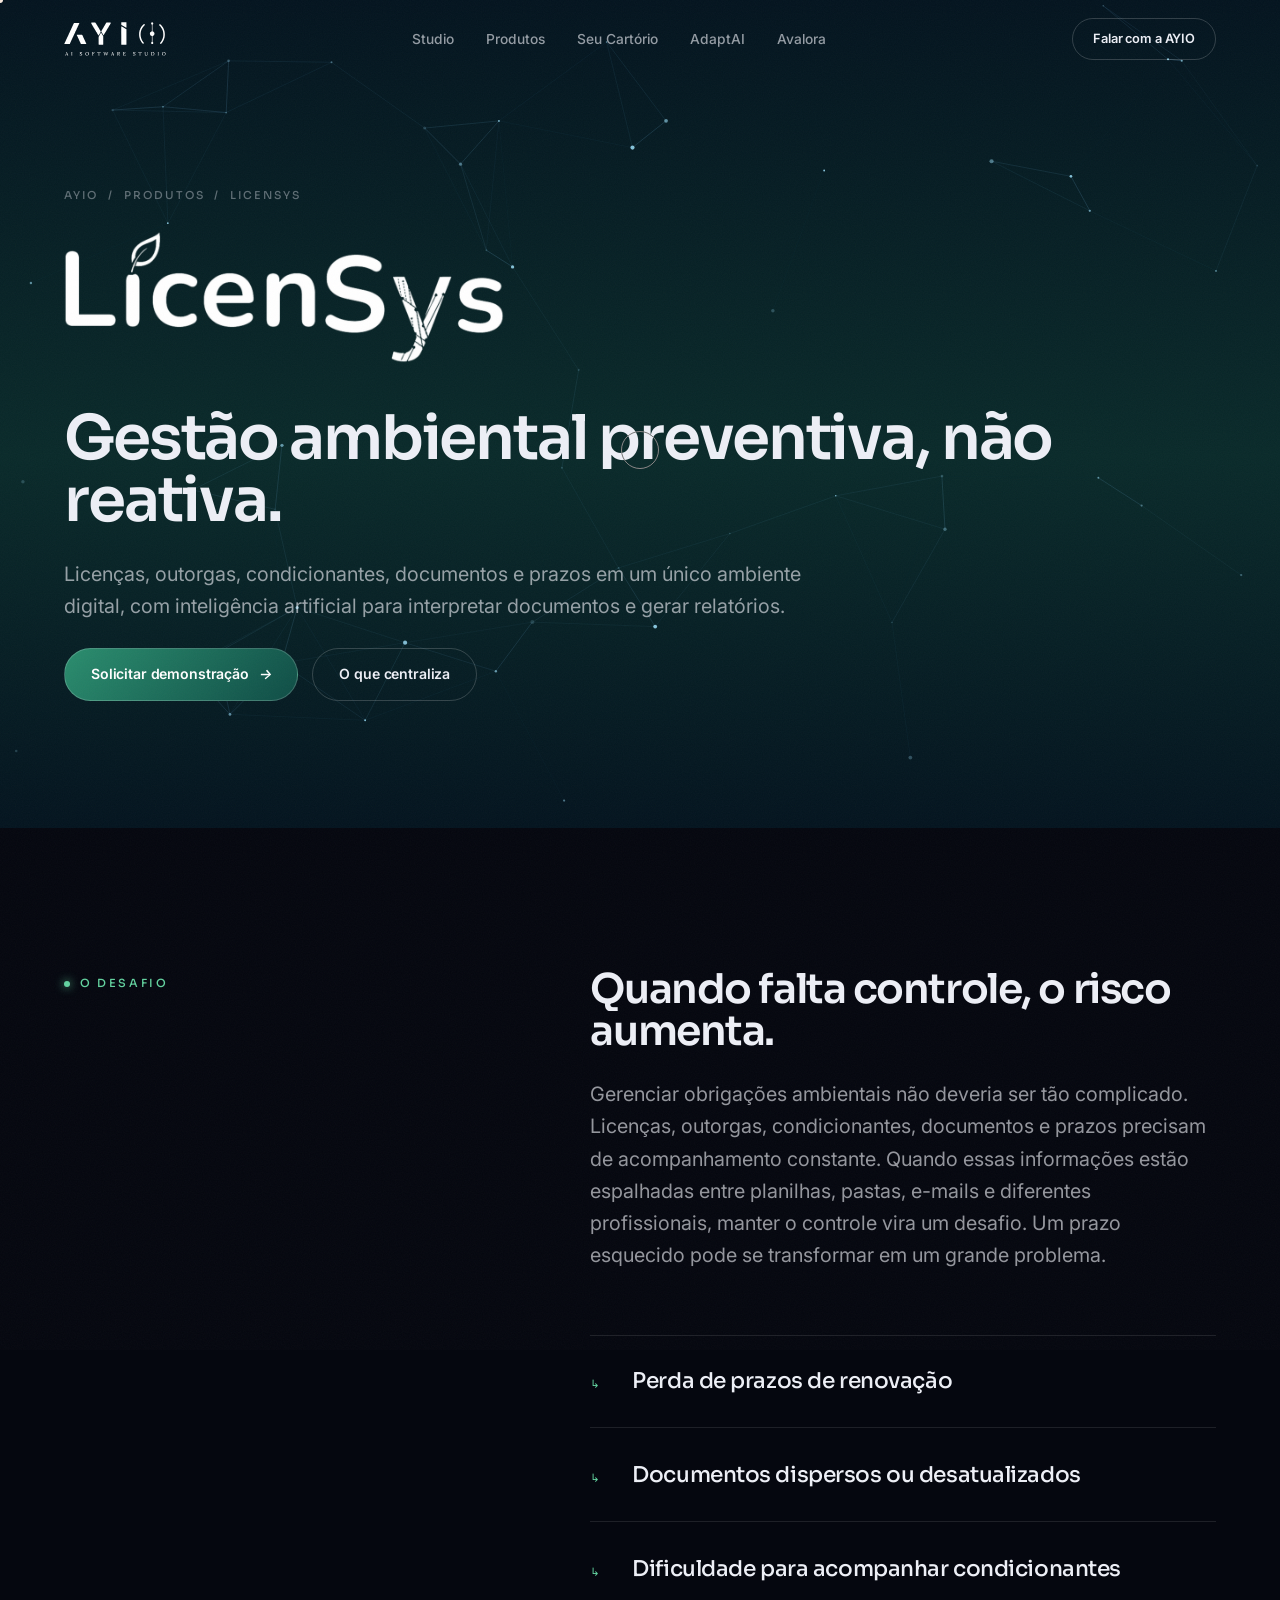
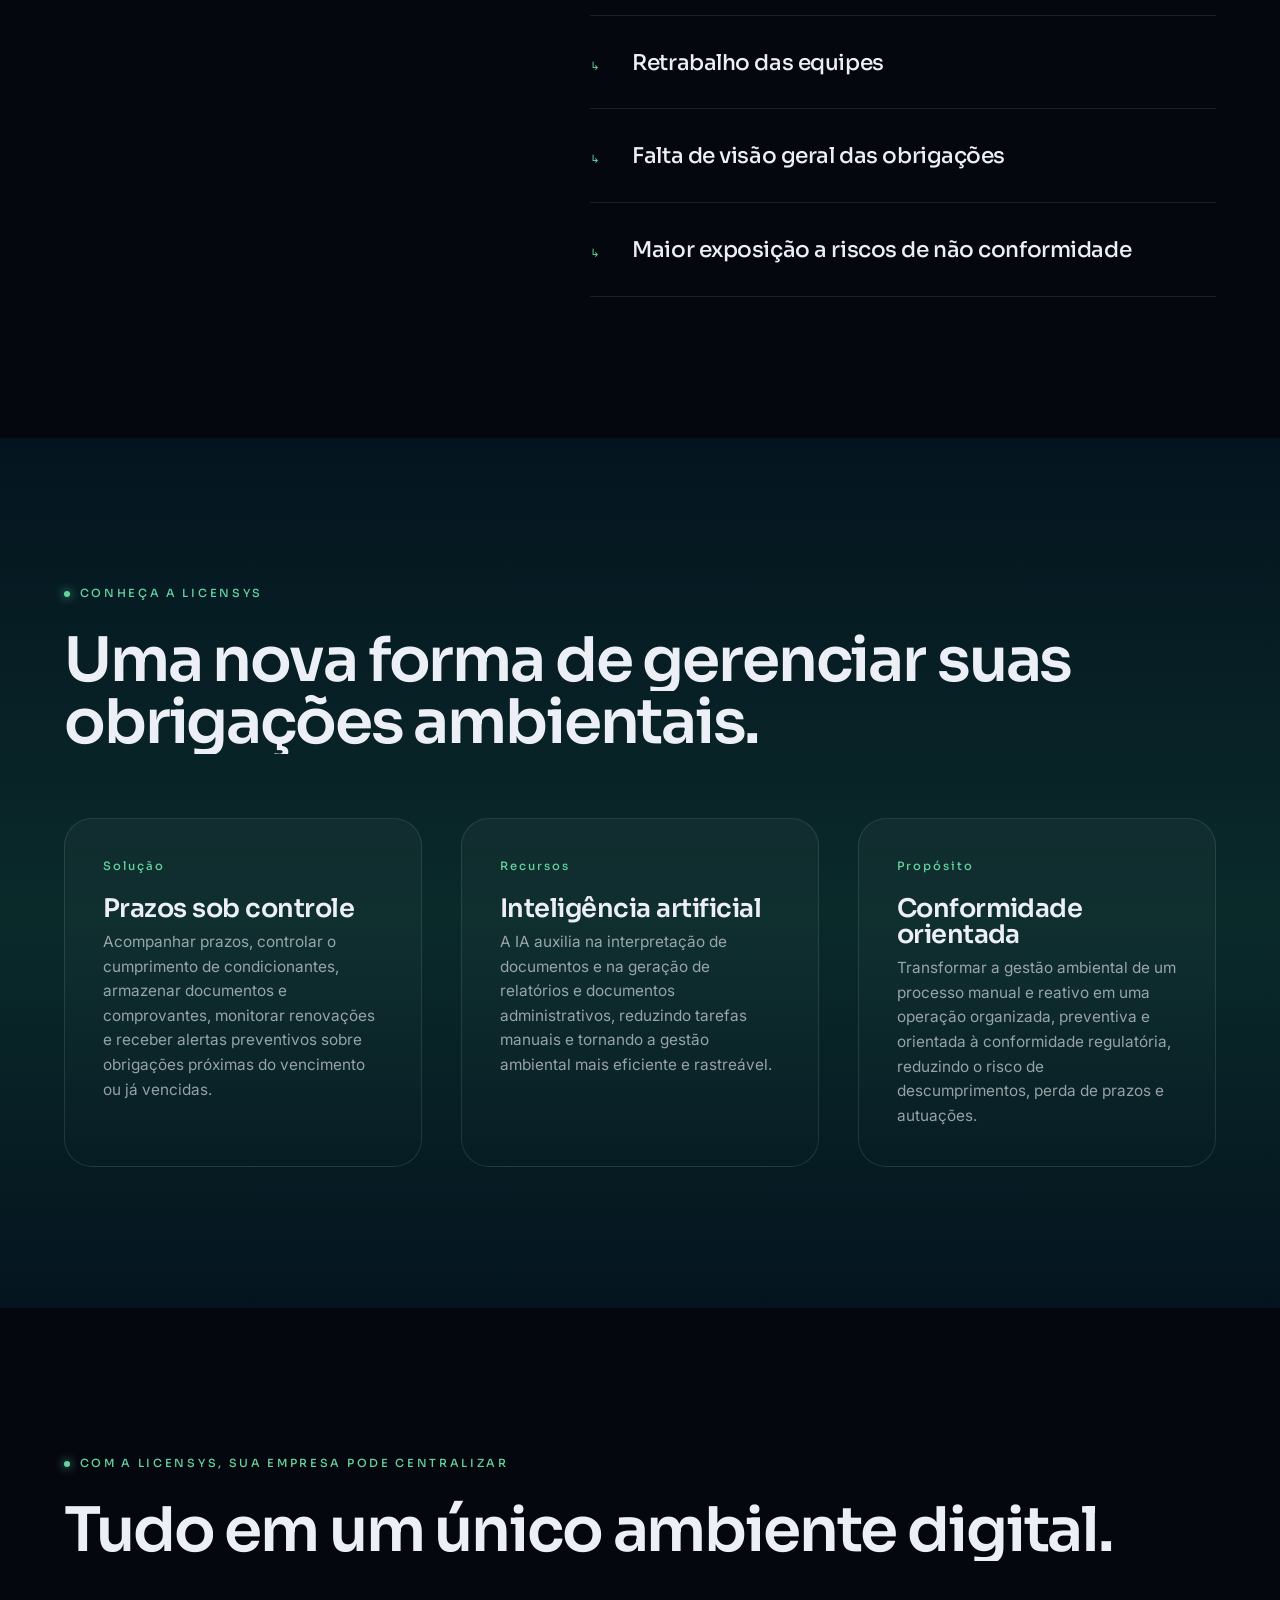
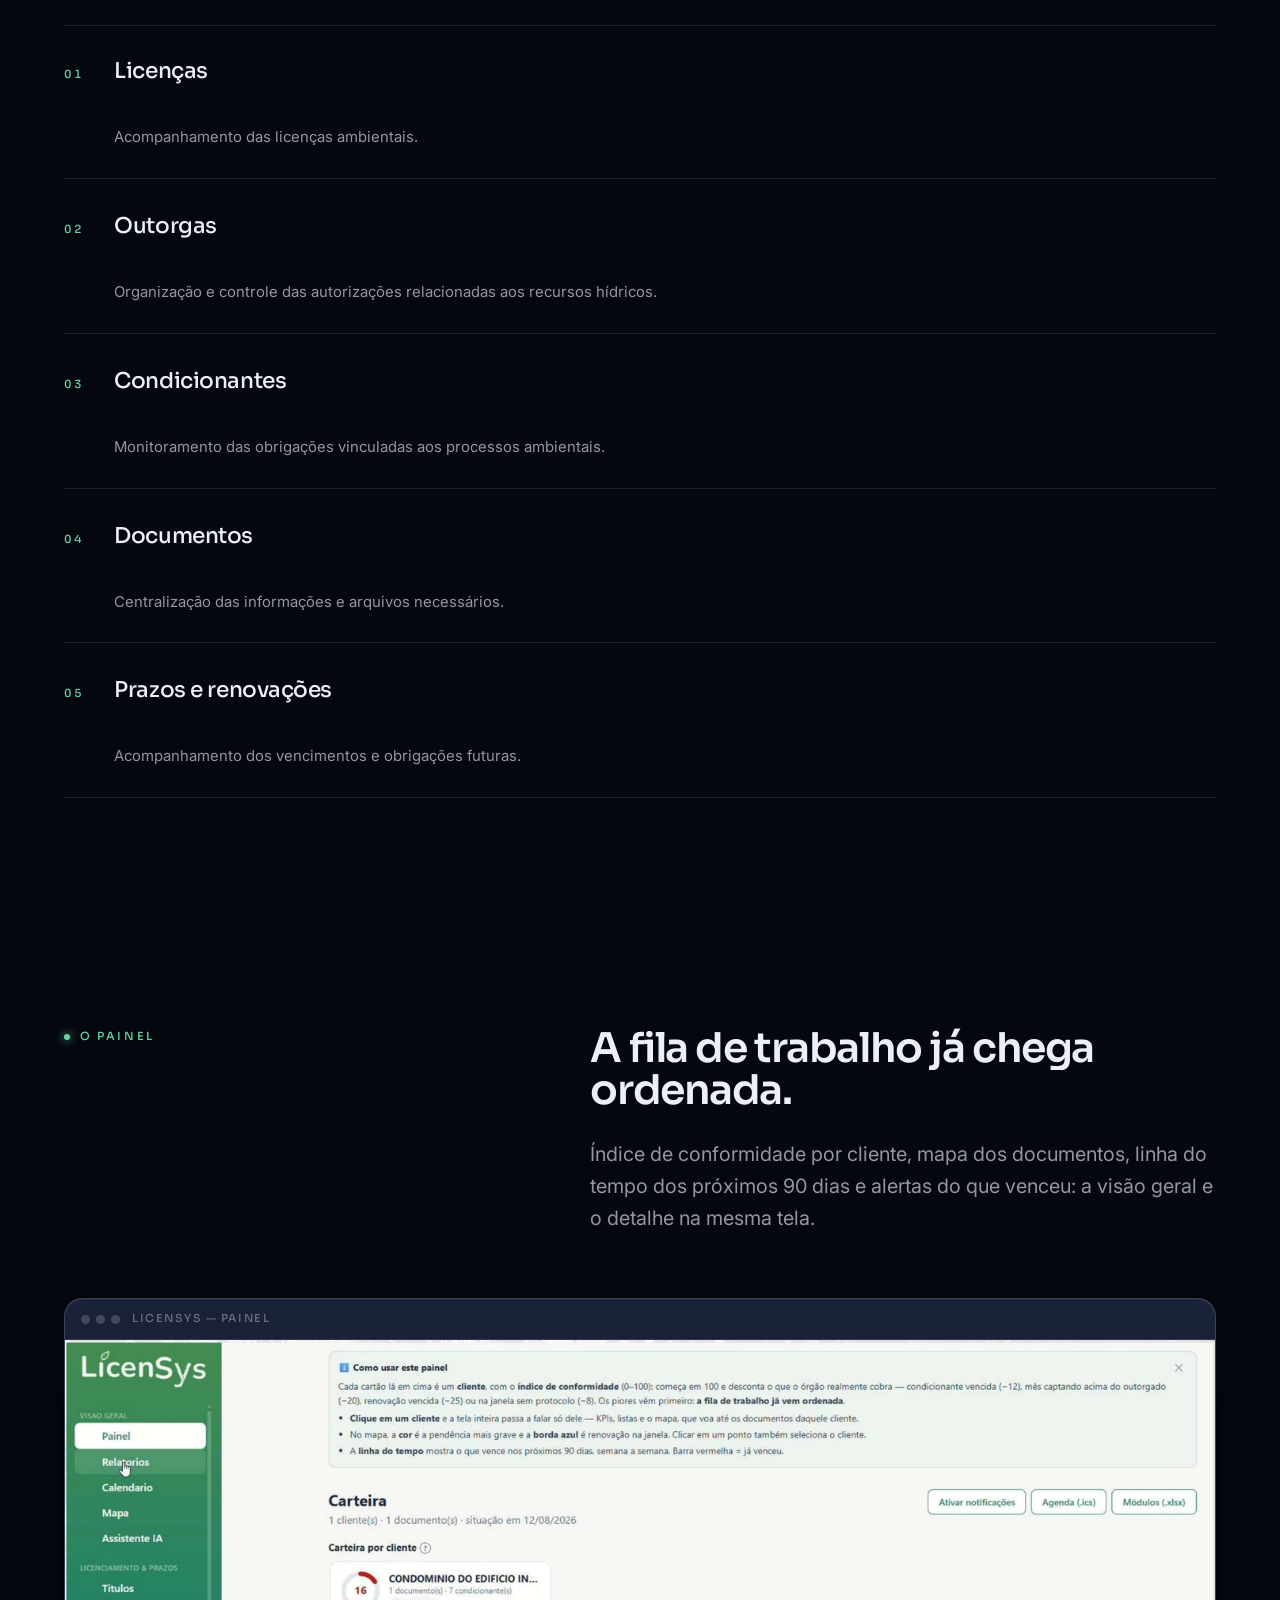
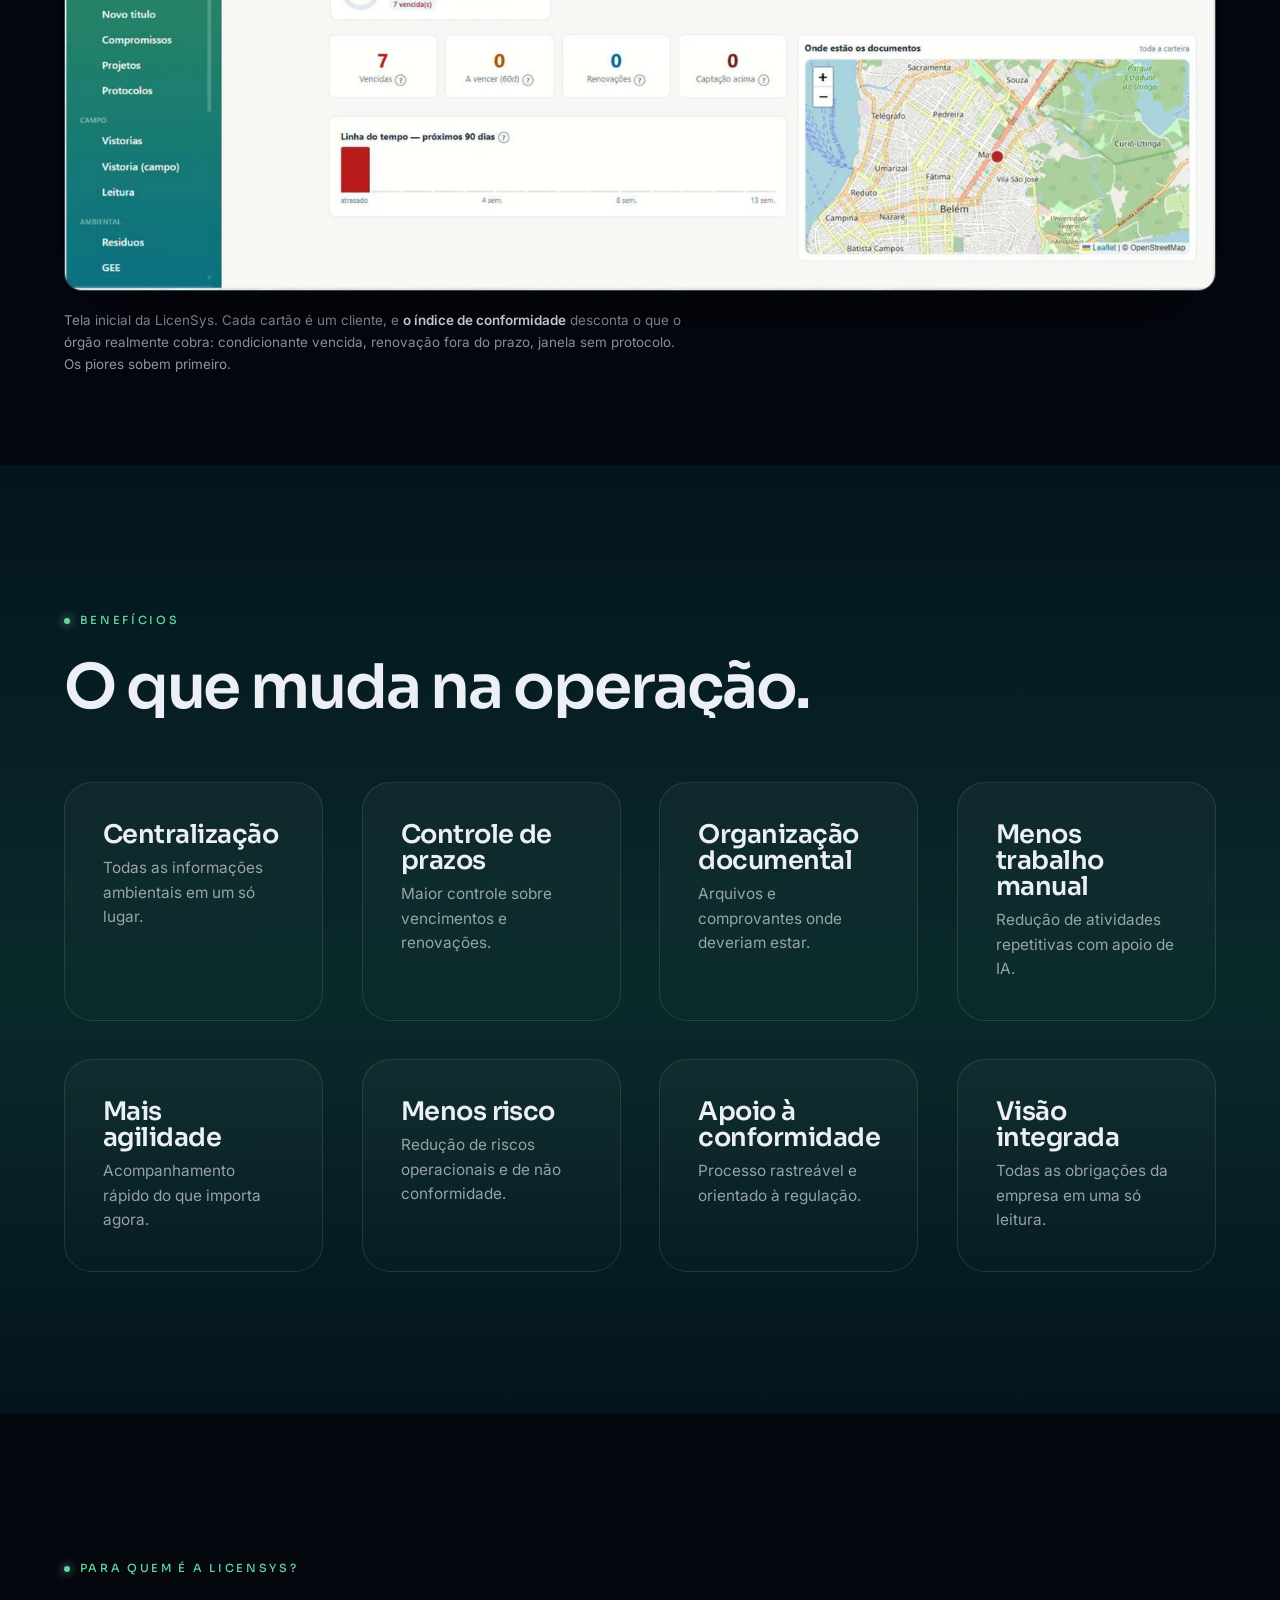
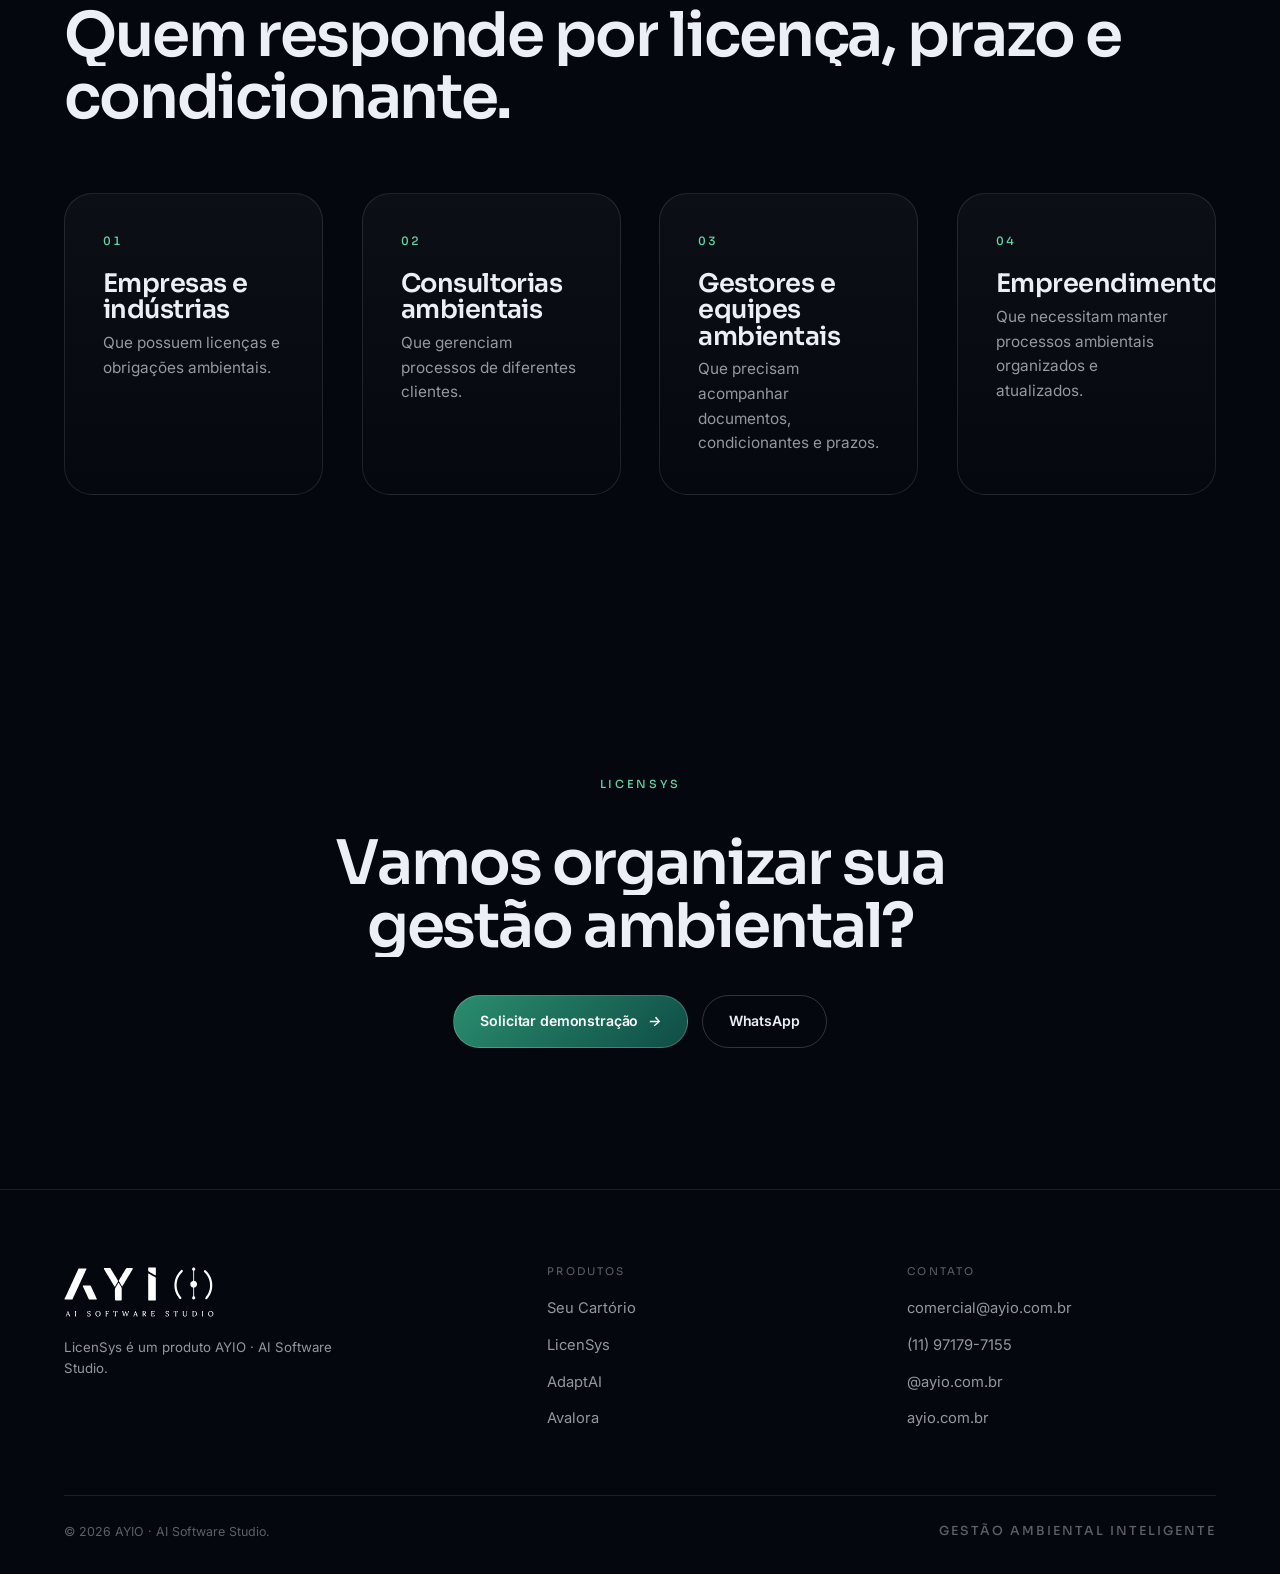
<file: produtos/licensys.html>
<!doctype html>
<html lang="pt-BR">
<head>
<meta charset="utf-8">
<script>document.documentElement.classList.add('js')</script>
<meta name="viewport" content="width=device-width,initial-scale=1">
<title>LicenSys: Gestão ambiental inteligente | AYIO</title>
<meta name="description" content="Plataforma de gestão ambiental que centraliza licenças, outorgas, condicionantes, documentos e prazos, com IA para interpretar documentos e gerar relatórios.">
<meta name="theme-color" content="#04141F">
<link rel="icon" href="../favicon.ico" sizes="48x48">
<link rel="icon" href="../favicon.svg" type="image/svg+xml">
<link rel="apple-touch-icon" href="../apple-touch-icon.png">
<link rel="preconnect" href="https://fonts.googleapis.com">
<link rel="preconnect" href="https://fonts.gstatic.com" crossorigin>
<link href="https://fonts.googleapis.com/css2?family=Sora:wght@400;500;600;700&family=Inter:wght@400;500;600&family=Poppins:wght@500;600&display=swap" rel="stylesheet">
<link rel="stylesheet" href="../assets/css/site.css?v=14">
</head>
<body class="theme-ls">

<div class="progress"></div>

<header class="nav">
  <a class="nav__logo" href="../index.html" aria-label="AYIO, página inicial">
    <img src="../assets/brand/ayio-white.svg" alt="AYIO">
  </a>
  <nav class="nav__links">
    <a href="../index.html#studio">Studio</a>
    <a href="../index.html#produtos">Produtos</a>
    <a href="seu-cartorio.html">Seu Cartório</a>
    <a href="adaptai.html">AdaptAI</a>
    <a href="avalora.html">Avalora</a>
  </nav>
  <div class="nav__cta">
    <a class="btn btn--ghost btn--sm" href="#contato" data-magnet>Falar com a AYIO</a>
    <button class="burger" aria-label="Abrir menu" aria-expanded="false"><span></span><span></span></button>
  </div>
</header>

<div class="drawer">
  <a href="../index.html">Início</a>
  <a href="../index.html#produtos">Produtos</a>
  <a href="seu-cartorio.html">Seu Cartório</a>
  <a href="adaptai.html">AdaptAI</a>
  <a href="avalora.html">Avalora</a>
  <a href="#contato">Contato</a>
</div>

<main>

<!-- ============ HERO ============ -->
<section class="p-hero tint--ls">
  <canvas class="p-hero__canvas hero__canvas" aria-hidden="true"></canvas>
  <div class="p-hero__inner wrap">
    <p class="crumb"><a href="../index.html">AYIO</a> <span>/</span> <span>Produtos</span> <span>/</span> <span>LicenSys</span></p>
    <img class="p-hero__logo" src="../assets/brand/licensys-white.png" alt="LicenSys: Gestão Ambiental Inteligente" data-rise>
    <h1 class="h-lg" data-split>Gestão ambiental preventiva, não reativa.</h1>
    <p class="lead mt-m" data-rise data-d="3">Licenças, outorgas, condicionantes, documentos e prazos em um único ambiente digital, com inteligência artificial para interpretar documentos e gerar relatórios.</p>
    <div class="hero__actions mt-m" data-rise data-d="4">
      <a class="btn btn--solid" href="#contato" data-magnet>Solicitar demonstração <i>→</i></a>
      <a class="btn btn--ghost" href="#modulos" data-magnet>O que centraliza</a>
    </div>
  </div>
</section>

<!-- ============ DESAFIO ============ -->
<section class="section">
  <div class="wrap split">
    <div>
      <p class="eyebrow" data-rise>O desafio</p>
      <figure class="split-video" data-rise data-d="2">
        <video src="../assets/video/eng.mp4" autoplay muted loop playsinline preload="metadata" aria-hidden="true"></video>
      </figure>
    </div>
    <div>
      <h2 class="h-md mb-m" data-split>Quando falta controle, o risco aumenta.</h2>
      <p class="lead">Gerenciar obrigações ambientais não deveria ser tão complicado. Licenças, outorgas, condicionantes, documentos e prazos precisam de acompanhamento constante. Quando essas informações estão espalhadas entre planilhas, pastas, e-mails e diferentes profissionais, manter o controle vira um desafio. Um prazo esquecido pode se transformar em um grande problema.</p>
      <ul class="feats mt-l">
        <li data-rise><span class="k">↳</span><span class="t">Perda de prazos de renovação</span></li>
        <li data-rise data-d="1"><span class="k">↳</span><span class="t">Documentos dispersos ou desatualizados</span></li>
        <li data-rise data-d="2"><span class="k">↳</span><span class="t">Dificuldade para acompanhar condicionantes</span></li>
        <li data-rise data-d="3"><span class="k">↳</span><span class="t">Retrabalho das equipes</span></li>
        <li data-rise data-d="4"><span class="k">↳</span><span class="t">Falta de visão geral das obrigações</span></li>
        <li data-rise data-d="5"><span class="k">↳</span><span class="t">Maior exposição a riscos de não conformidade</span></li>
      </ul>
    </div>
  </div>
</section>

<!-- ============ SOLUÇÃO / RECURSOS / PROPÓSITO ============ -->
<section class="section tint--ls">
  <div class="wrap">
    <p class="eyebrow mb-m" data-rise>Conheça a LicenSys</p>
    <h2 class="h-lg mb-l" data-split>Uma nova forma de gerenciar suas obrigações ambientais.</h2>
    <div class="grid g-3">
      <article class="card" data-rise>
        <span class="card__num">Solução</span>
        <h3 class="h-sm">Prazos sob controle</h3>
        <p>Acompanhar prazos, controlar o cumprimento de condicionantes, armazenar documentos e comprovantes, monitorar renovações e receber alertas preventivos sobre obrigações próximas do vencimento ou já vencidas.</p>
      </article>
      <article class="card" data-rise data-d="1">
        <span class="card__num">Recursos</span>
        <h3 class="h-sm">Inteligência artificial</h3>
        <p>A IA auxilia na interpretação de documentos e na geração de relatórios e documentos administrativos, reduzindo tarefas manuais e tornando a gestão ambiental mais eficiente e rastreável.</p>
      </article>
      <article class="card" data-rise data-d="2">
        <span class="card__num">Propósito</span>
        <h3 class="h-sm">Conformidade orientada</h3>
        <p>Transformar a gestão ambiental de um processo manual e reativo em uma operação organizada, preventiva e orientada à conformidade regulatória, reduzindo o risco de descumprimentos, perda de prazos e autuações.</p>
      </article>
    </div>
  </div>
</section>

<!-- ============ MÓDULOS ============ -->
<section class="section" id="modulos">
  <div class="wrap">
    <p class="eyebrow mb-m" data-rise>Com a LicenSys, sua empresa pode centralizar</p>
    <h2 class="h-lg mb-l" data-split>Tudo em um único ambiente digital.</h2>
    <ul class="feats">
      <li data-rise>
        <span class="k">01</span><span class="t">Licenças</span>
        <span class="d">Acompanhamento das licenças ambientais.</span>
      </li>
      <li data-rise data-d="1">
        <span class="k">02</span><span class="t">Outorgas</span>
        <span class="d">Organização e controle das autorizações relacionadas aos recursos hídricos.</span>
      </li>
      <li data-rise data-d="2">
        <span class="k">03</span><span class="t">Condicionantes</span>
        <span class="d">Monitoramento das obrigações vinculadas aos processos ambientais.</span>
      </li>
      <li data-rise data-d="3">
        <span class="k">04</span><span class="t">Documentos</span>
        <span class="d">Centralização das informações e arquivos necessários.</span>
      </li>
      <li data-rise data-d="4">
        <span class="k">05</span><span class="t">Prazos e renovações</span>
        <span class="d">Acompanhamento dos vencimentos e obrigações futuras.</span>
      </li>
    </ul>
  </div>
</section>

<!-- ============ PAINEL ============ -->
<section class="section section--tight">
  <div class="wrap">
    <div class="split mb-l">
      <p class="eyebrow" data-rise>O painel</p>
      <div>
        <h2 class="h-md mb-m" data-split>A fila de trabalho já chega ordenada.</h2>
        <p class="lead">Índice de conformidade por cliente, mapa dos documentos, linha do tempo dos próximos 90 dias e alertas do que venceu: a visão geral e o detalhe na mesma tela.</p>
      </div>
    </div>
    <figure class="appshot" data-rise>
      <div class="appshot__win">
        <div class="appshot__bar">
          <span class="appshot__dots" aria-hidden="true"><i></i><i></i><i></i></span>
          <span class="appshot__tag">LicenSys — Painel</span>
        </div>
        <button class="appshot__view" type="button" data-zoom aria-label="Ampliar a captura do painel da LicenSys">
          <img src="../assets/img/licensys-painel.webp" width="1452" height="694" loading="lazy" decoding="async"
               alt="Painel da LicenSys: carteira de clientes, índice de conformidade, mapa e linha do tempo">
          <span class="appshot__hint">Ampliar</span>
        </button>
      </div>
      <figcaption class="appshot__cap">
        Tela inicial da LicenSys. Cada cartão é um cliente, e <b>o índice de conformidade</b> desconta o que o órgão
        realmente cobra: condicionante vencida, renovação fora do prazo, janela sem protocolo. Os piores sobem primeiro.
      </figcaption>
    </figure>
  </div>
</section>

<!-- ============ BENEFÍCIOS ============ -->
<section class="section tint--ls">
  <div class="wrap">
    <p class="eyebrow mb-m" data-rise>Benefícios</p>
    <h2 class="h-lg mb-l" data-split>O que muda na operação.</h2>
    <div class="grid g-4">
      <article class="card" data-rise><h3 class="h-sm">Centralização</h3><p>Todas as informações ambientais em um só lugar.</p></article>
      <article class="card" data-rise data-d="1"><h3 class="h-sm">Controle de prazos</h3><p>Maior controle sobre vencimentos e renovações.</p></article>
      <article class="card" data-rise data-d="2"><h3 class="h-sm">Organização documental</h3><p>Arquivos e comprovantes onde deveriam estar.</p></article>
      <article class="card" data-rise data-d="3"><h3 class="h-sm">Menos trabalho manual</h3><p>Redução de atividades repetitivas com apoio de IA.</p></article>
      <article class="card" data-rise data-d="1"><h3 class="h-sm">Mais agilidade</h3><p>Acompanhamento rápido do que importa agora.</p></article>
      <article class="card" data-rise data-d="2"><h3 class="h-sm">Menos risco</h3><p>Redução de riscos operacionais e de não conformidade.</p></article>
      <article class="card" data-rise data-d="3"><h3 class="h-sm">Apoio à conformidade</h3><p>Processo rastreável e orientado à regulação.</p></article>
      <article class="card" data-rise data-d="4"><h3 class="h-sm">Visão integrada</h3><p>Todas as obrigações da empresa em uma só leitura.</p></article>
    </div>
  </div>
</section>

<!-- ============ PARA QUEM ============ -->
<section class="section">
  <div class="wrap">
    <p class="eyebrow mb-m" data-rise>Para quem é a LicenSys?</p>
    <h2 class="h-lg mb-l" data-split>Quem responde por licença, prazo e condicionante.</h2>
    <div class="grid g-4">
      <article class="card" data-rise><span class="card__num">01</span><h3 class="h-sm">Empresas e indústrias</h3><p>Que possuem licenças e obrigações ambientais.</p></article>
      <article class="card" data-rise data-d="1"><span class="card__num">02</span><h3 class="h-sm">Consultorias ambientais</h3><p>Que gerenciam processos de diferentes clientes.</p></article>
      <article class="card" data-rise data-d="2"><span class="card__num">03</span><h3 class="h-sm">Gestores e equipes ambientais</h3><p>Que precisam acompanhar documentos, condicionantes e prazos.</p></article>
      <article class="card" data-rise data-d="3"><span class="card__num">04</span><h3 class="h-sm">Empreendimentos</h3><p>Que necessitam manter processos ambientais organizados e atualizados.</p></article>
    </div>
  </div>
</section>

<!-- ============ CTA ============ -->
<section class="section" id="contato">
  <div class="wrap cta-huge">
    <p class="eyebrow no-bar" data-rise>LicenSys</p>
    <h2 class="h-lg" data-split>Vamos organizar sua gestão ambiental?</h2>
    <div class="hero__actions" data-rise data-d="2">
      <a class="btn btn--solid" href="mailto:comercial@ayio.com.br?subject=LicenSys%20-%20demonstra%C3%A7%C3%A3o" data-magnet>Solicitar demonstração <i>→</i></a>
      <a class="btn btn--ghost" href="https://wa.me/5511971797155" target="_blank" rel="noopener" data-magnet>WhatsApp</a>
    </div>
  </div>
</section>

</main>

<footer class="footer">
  <div class="wrap">
    <div class="footer__top">
      <div>
        <img class="footer__logo" src="../assets/brand/ayio-white.svg" alt="AYIO">
        <p class="small" style="max-width:38ch">LicenSys é um produto AYIO · AI Software Studio.</p>
      </div>
      <div>
        <h4>Produtos</h4>
        <ul>
          <li><a href="seu-cartorio.html">Seu Cartório</a></li>
          <li><a href="licensys.html">LicenSys</a></li>
          <li><a href="adaptai.html">AdaptAI</a></li>
          <li><a href="avalora.html">Avalora</a></li>
        </ul>
      </div>
      <div>
        <h4>Contato</h4>
        <ul>
          <li><a href="mailto:comercial@ayio.com.br">comercial@ayio.com.br</a></li>
          <li><a href="https://wa.me/5511971797155" target="_blank" rel="noopener">(11) 97179-7155</a></li>
          <li><a href="https://www.instagram.com/ayio.com.br" target="_blank" rel="noopener">@ayio.com.br</a></li>
          <li><a href="https://ayio.com.br" target="_blank" rel="noopener">ayio.com.br</a></li>
        </ul>
      </div>
    </div>
    <div class="footer__bot">
      <p>© <span data-year></span> AYIO · AI Software Studio.</p>
      <p class="mono">Gestão ambiental inteligente</p>
    </div>
  </div>
</footer>

<script src="../assets/js/site.js"></script>
</body>
</html>
</file>
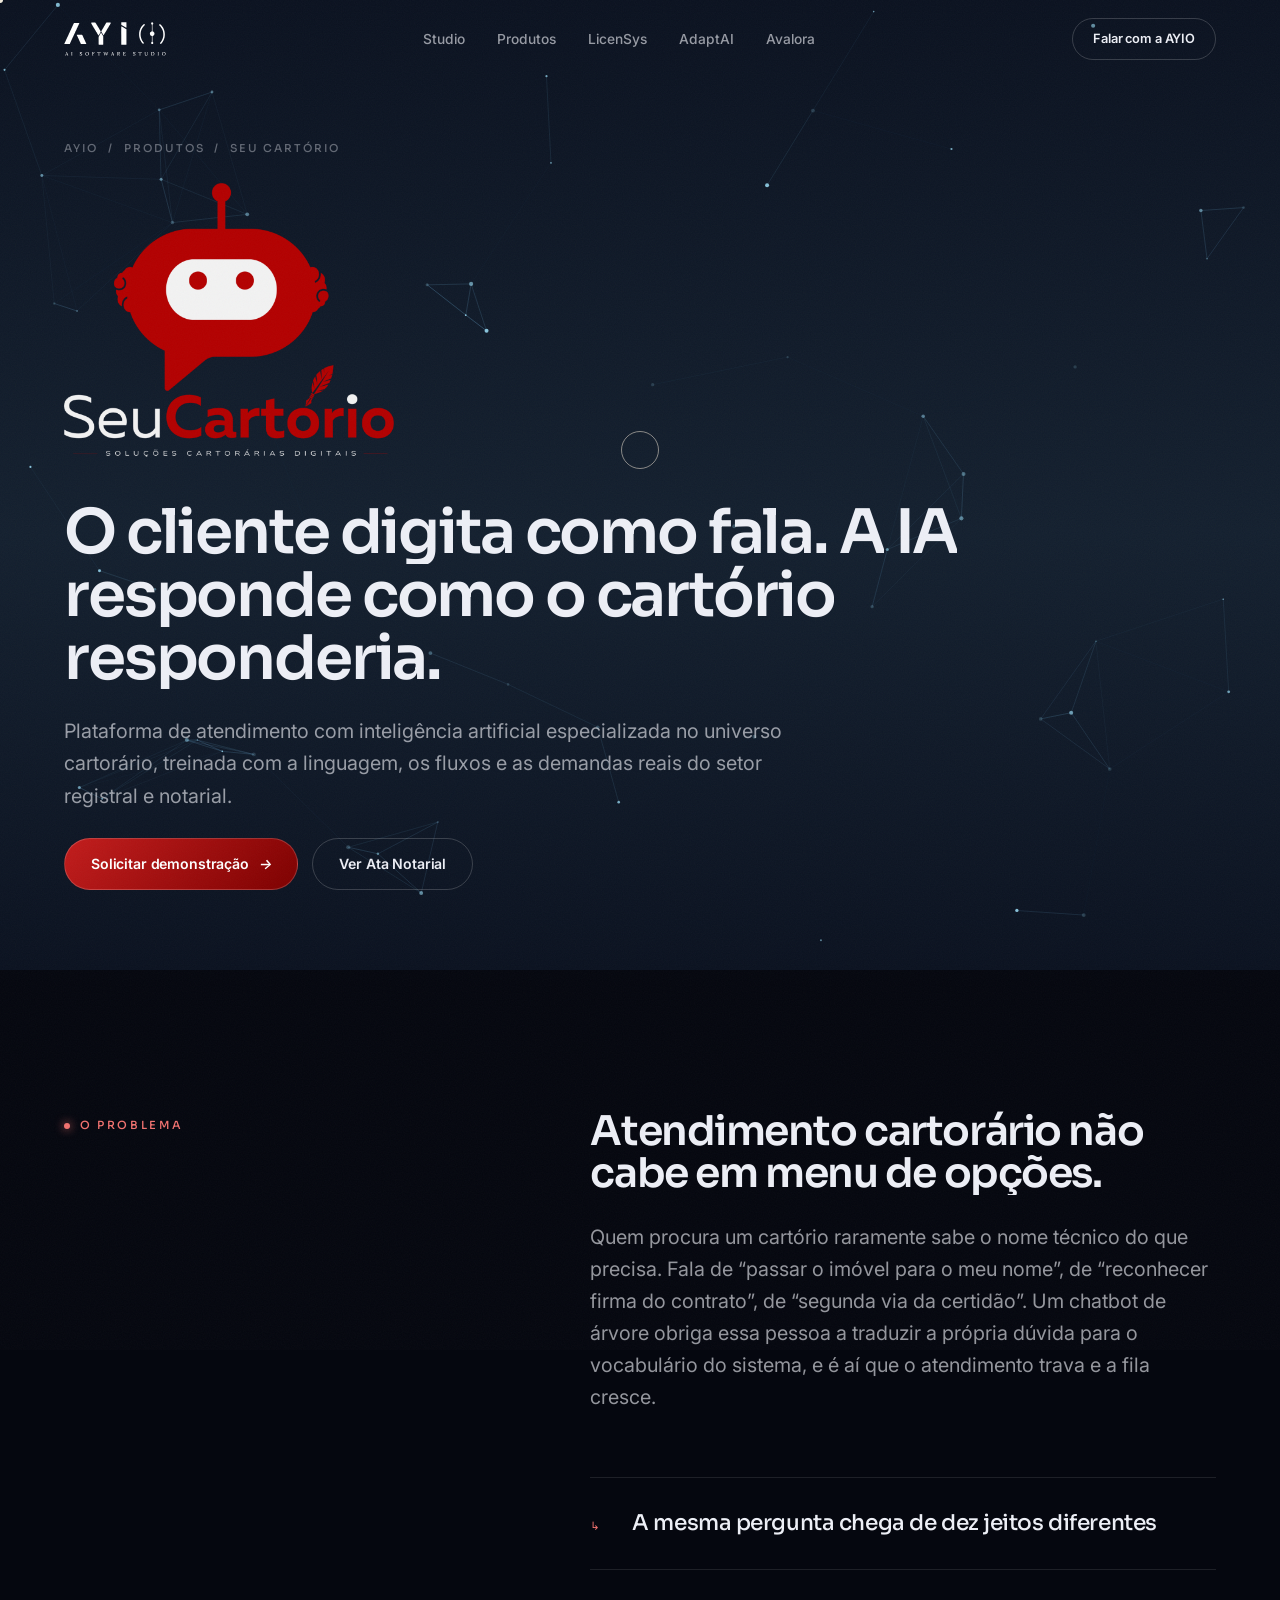
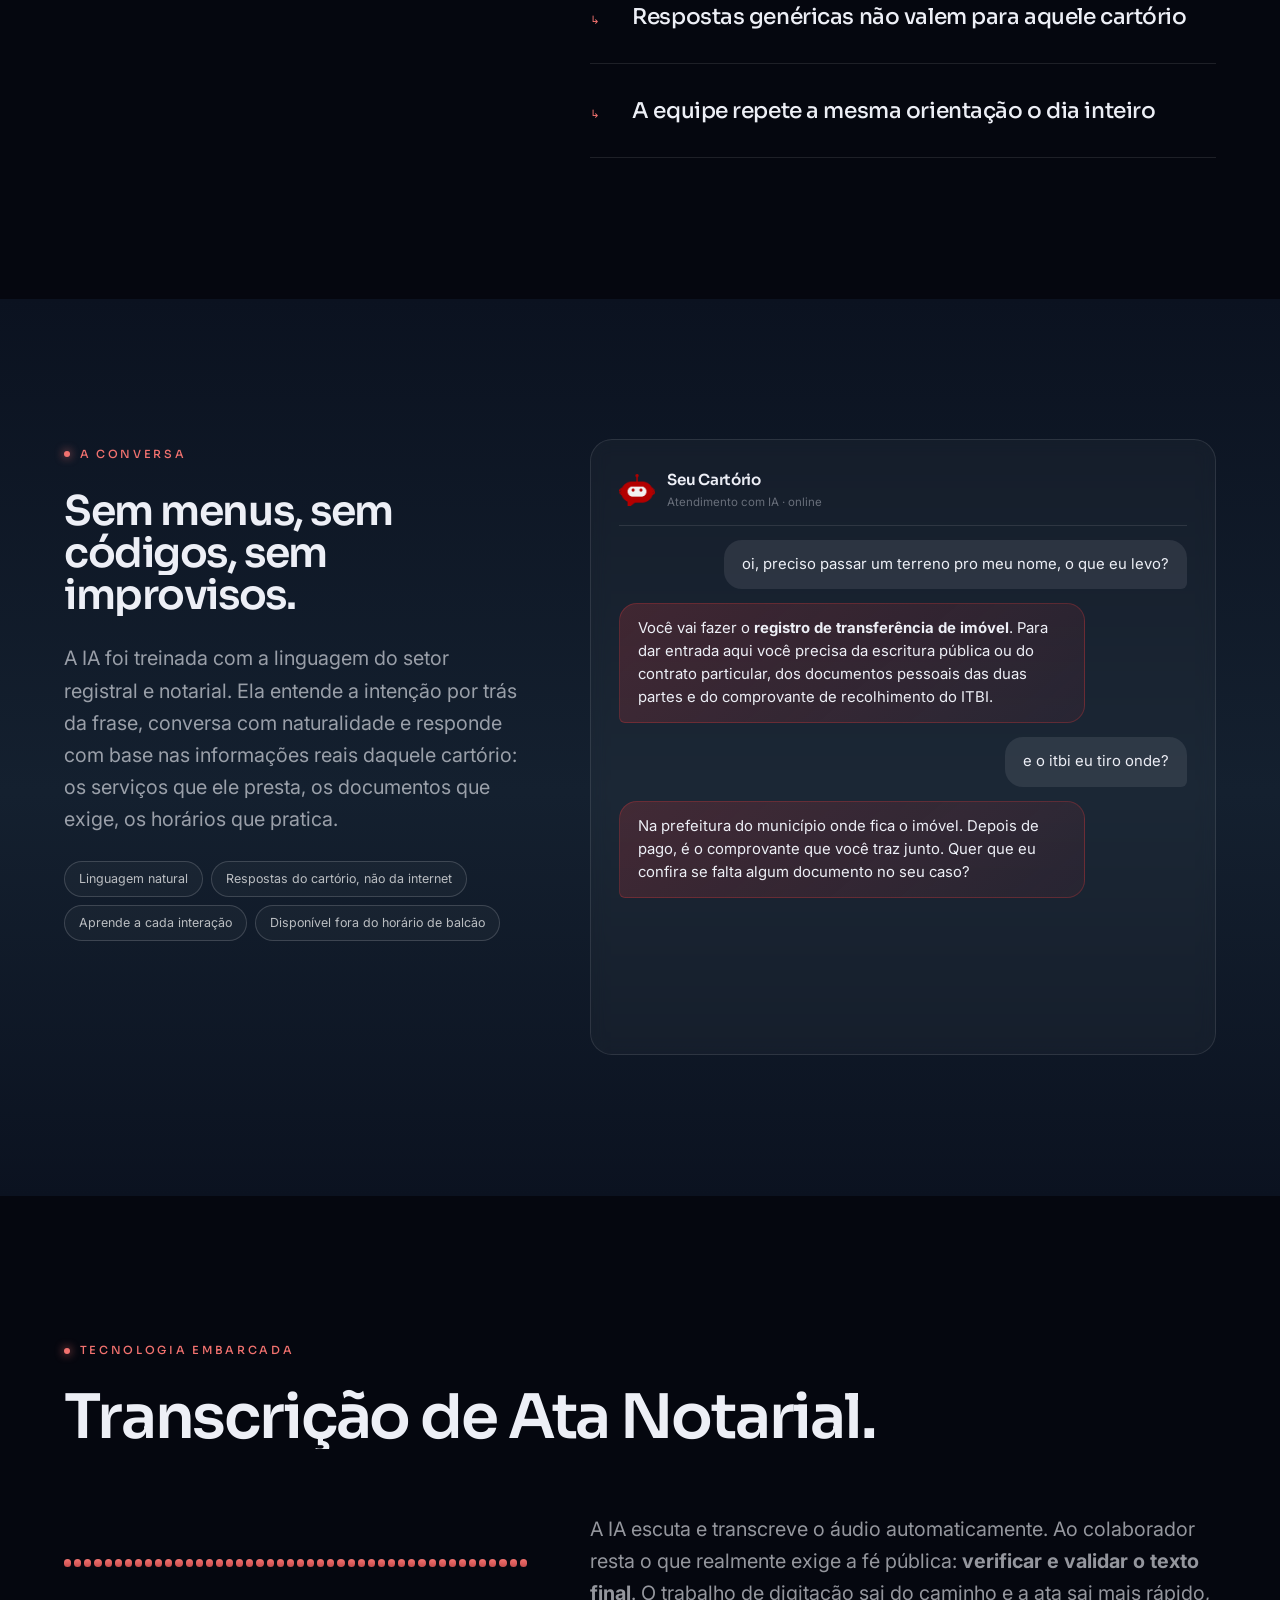
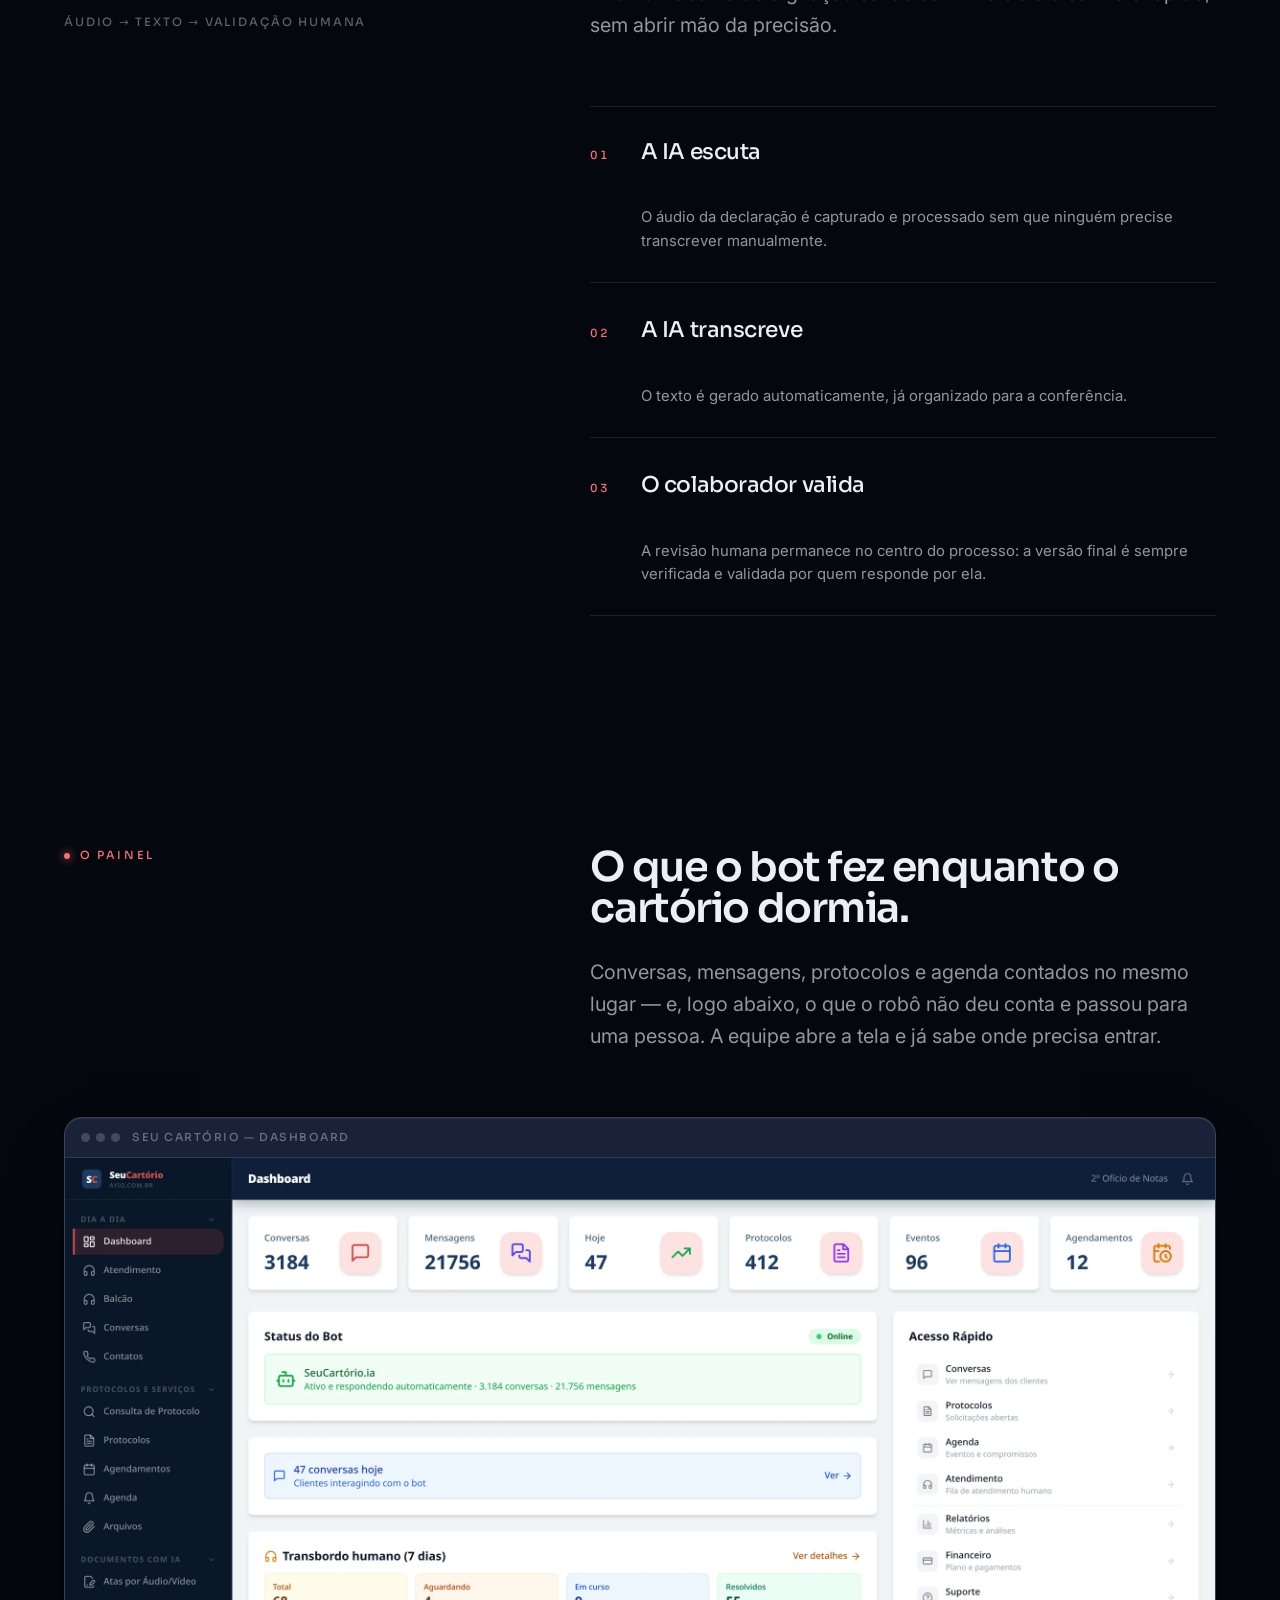
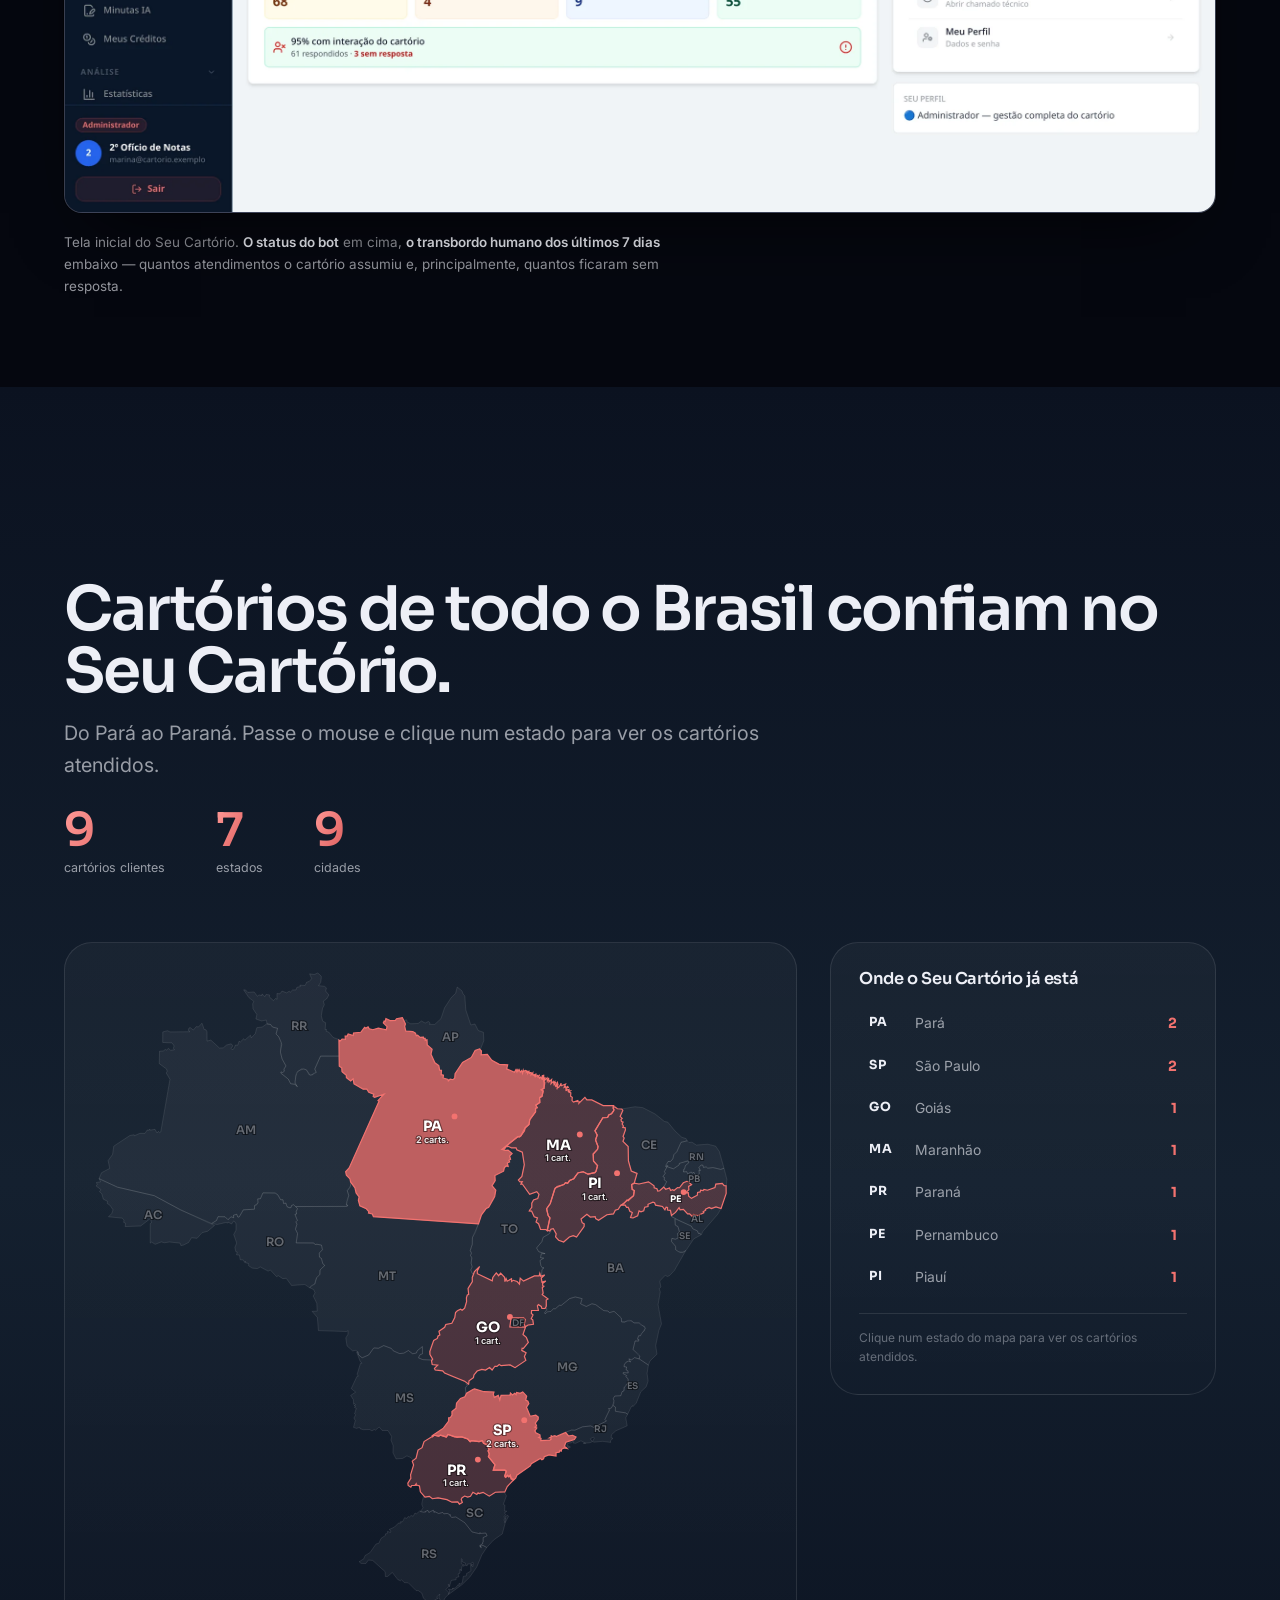
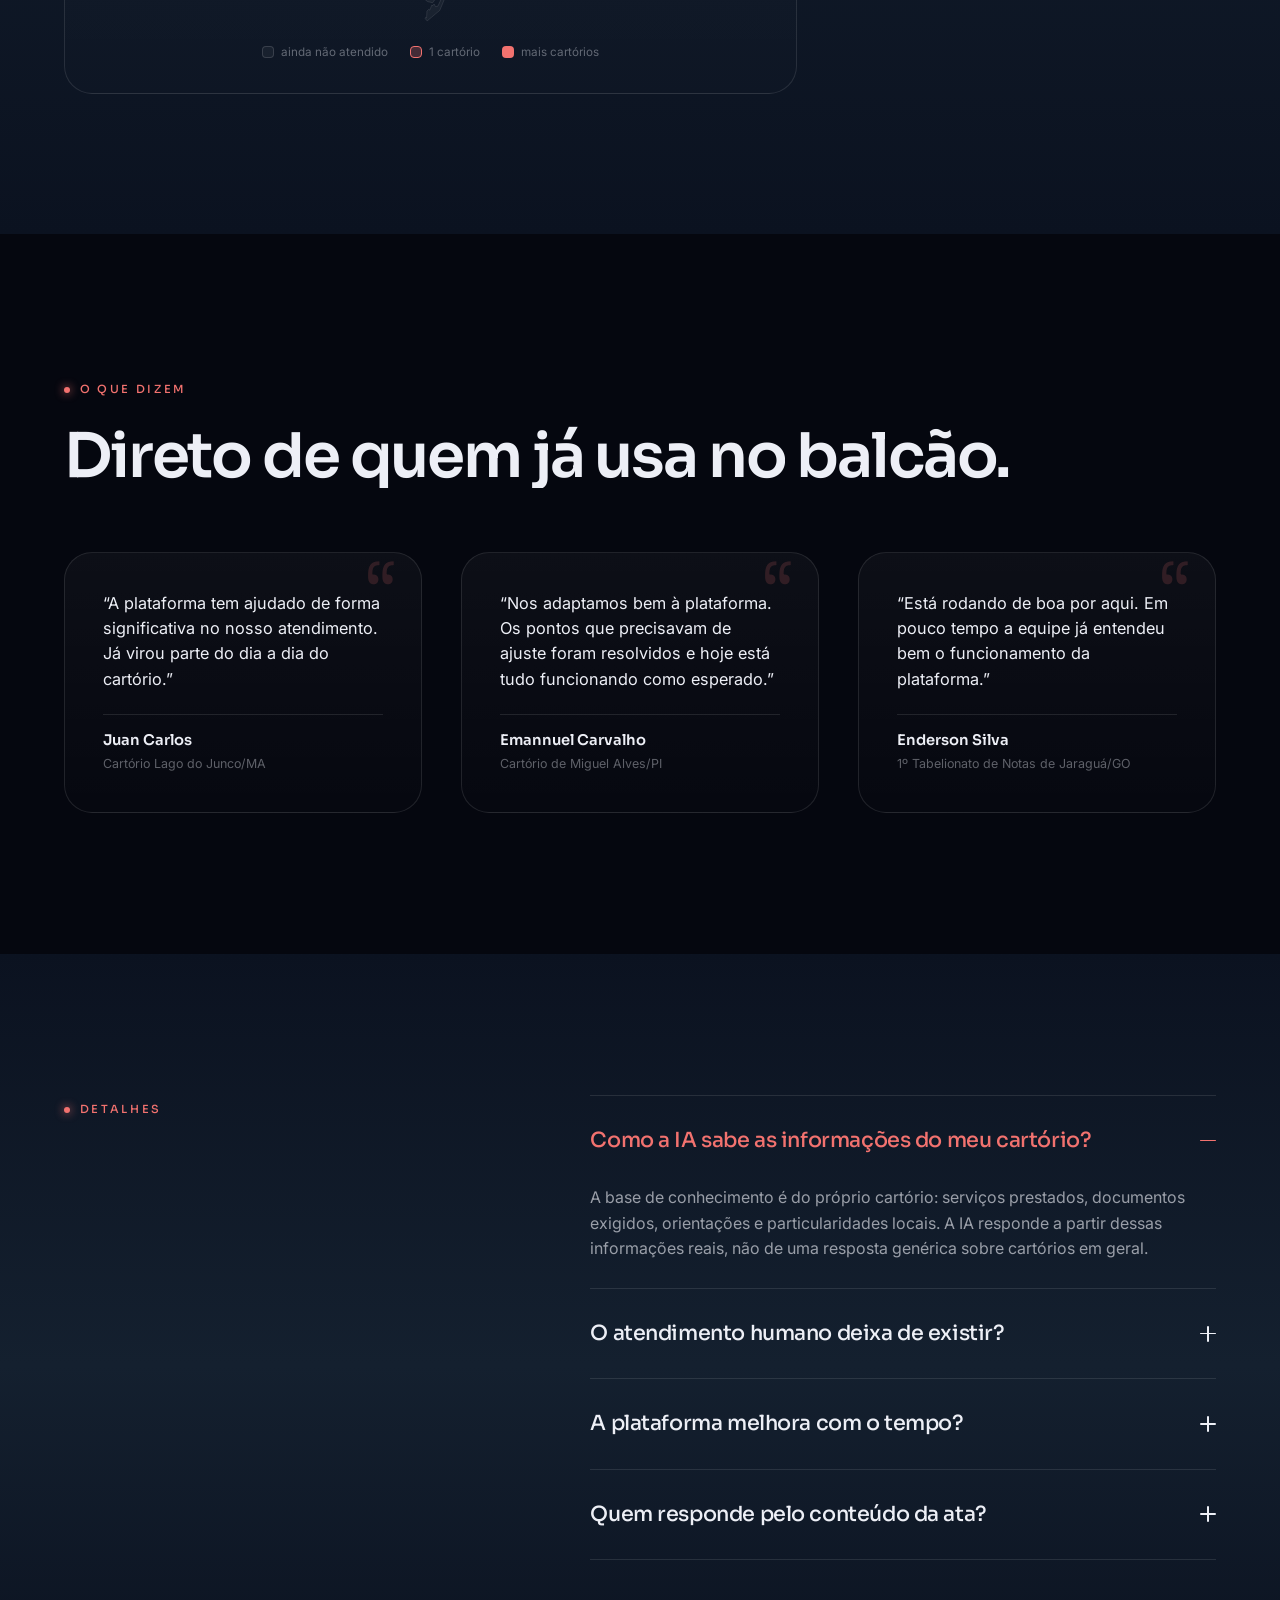
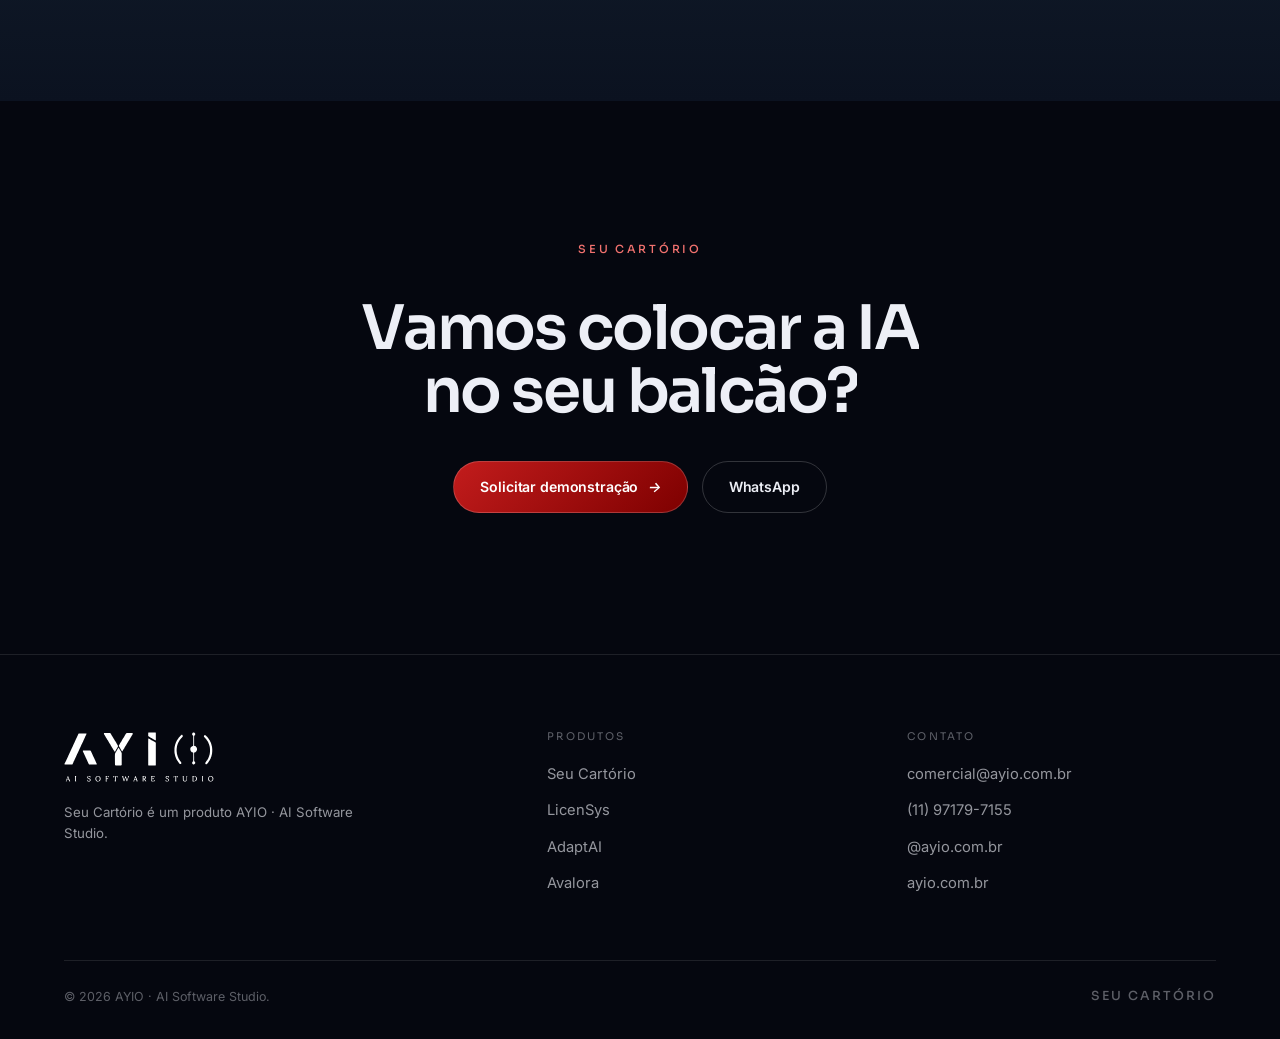
<file: produtos/seu-cartorio.html>
<!doctype html>
<html lang="pt-BR">
<head>
<meta charset="utf-8">
<script>document.documentElement.classList.add('js')</script>
<meta name="viewport" content="width=device-width,initial-scale=1">
<title>Seu Cartório: Atendimento com IA para cartórios | AYIO</title>
<meta name="description" content="Plataforma de atendimento com IA especializada no universo cartorário: conversa natural, respostas baseadas nas informações reais do cartório e transcrição automática de Ata Notarial.">
<meta name="theme-color" content="#0B1220">
<link rel="icon" href="../favicon.ico" sizes="48x48">
<link rel="icon" href="../favicon.svg" type="image/svg+xml">
<link rel="apple-touch-icon" href="../apple-touch-icon.png">
<link rel="preconnect" href="https://fonts.googleapis.com">
<link rel="preconnect" href="https://fonts.gstatic.com" crossorigin>
<link href="https://fonts.googleapis.com/css2?family=Sora:wght@400;500;600;700&family=Inter:wght@400;500;600&family=Poppins:wght@500;600&display=swap" rel="stylesheet">
<link rel="stylesheet" href="../assets/css/site.css?v=14">
</head>
<body class="theme-sc">

<div class="progress"></div>

<header class="nav">
  <a class="nav__logo" href="../index.html" aria-label="AYIO, página inicial">
    <img src="../assets/brand/ayio-white.svg" alt="AYIO">
  </a>
  <nav class="nav__links">
    <a href="../index.html#studio">Studio</a>
    <a href="../index.html#produtos">Produtos</a>
    <a href="licensys.html">LicenSys</a>
    <a href="adaptai.html">AdaptAI</a>
    <a href="avalora.html">Avalora</a>
  </nav>
  <div class="nav__cta">
    <a class="btn btn--ghost btn--sm" href="#contato" data-magnet>Falar com a AYIO</a>
    <button class="burger" aria-label="Abrir menu" aria-expanded="false"><span></span><span></span></button>
  </div>
</header>

<div class="drawer">
  <a href="../index.html">Início</a>
  <a href="../index.html#produtos">Produtos</a>
  <a href="licensys.html">LicenSys</a>
  <a href="adaptai.html">AdaptAI</a>
  <a href="avalora.html">Avalora</a>
  <a href="#contato">Contato</a>
</div>

<main>

<!-- ============ HERO ============ -->
<section class="p-hero tint--sc">
  <canvas class="p-hero__canvas hero__canvas" aria-hidden="true"></canvas>
  <div class="p-hero__inner wrap">
    <p class="crumb"><a href="../index.html">AYIO</a> <span>/</span> <span>Produtos</span> <span>/</span> <span>Seu Cartório</span></p>
    <img class="p-hero__logo" src="../assets/brand/seucartorio-lockup.png" alt="Seu Cartório: Soluções Cartorárias Digitais" style="max-width:min(70vw,330px)" data-rise>
    <h1 class="h-lg" data-split>O cliente digita como fala. A IA responde como o cartório responderia.</h1>
    <p class="lead mt-m" data-rise data-d="3">Plataforma de atendimento com inteligência artificial especializada no universo cartorário, treinada com a linguagem, os fluxos e as demandas reais do setor registral e notarial.</p>
    <div class="hero__actions mt-m" data-rise data-d="4">
      <a class="btn btn--solid" href="#contato" data-magnet>Solicitar demonstração <i>→</i></a>
      <a class="btn btn--ghost" href="#ata" data-magnet>Ver Ata Notarial</a>
    </div>
  </div>
</section>

<!-- ============ O PROBLEMA ============ -->
<section class="section">
  <div class="wrap split">
    <div>
      <p class="eyebrow" data-rise>O problema</p>
      <figure class="split-video" data-rise data-d="2">
        <video src="../assets/video/pilhaPapel.mp4" autoplay muted loop playsinline preload="metadata" aria-hidden="true"></video>
      </figure>
    </div>
    <div>
      <h2 class="h-md mb-m" data-split>Atendimento cartorário não cabe em menu de opções.</h2>
      <p class="lead">Quem procura um cartório raramente sabe o nome técnico do que precisa. Fala de “passar o imóvel para o meu nome”, de “reconhecer firma do contrato”, de “segunda via da certidão”. Um chatbot de árvore obriga essa pessoa a traduzir a própria dúvida para o vocabulário do sistema, e é aí que o atendimento trava e a fila cresce.</p>
      <ul class="feats mt-l">
        <li data-rise><span class="k">↳</span><span class="t">A mesma pergunta chega de dez jeitos diferentes</span></li>
        <li data-rise data-d="1"><span class="k">↳</span><span class="t">Respostas genéricas não valem para aquele cartório</span></li>
        <li data-rise data-d="2"><span class="k">↳</span><span class="t">A equipe repete a mesma orientação o dia inteiro</span></li>
      </ul>
    </div>
  </div>
</section>

<!-- ============ CONVERSA ============ -->
<section class="section tint--sc">
  <div class="wrap split">
    <div>
      <p class="eyebrow" data-rise>A conversa</p>
      <h2 class="h-md mt-m mb-m" data-split>Sem menus, sem códigos, sem improvisos.</h2>
      <p class="lead">A IA foi treinada com a linguagem do setor registral e notarial. Ela entende a intenção por trás da frase, conversa com naturalidade e responde com base nas informações reais daquele cartório: os serviços que ele presta, os documentos que exige, os horários que pratica.</p>
      <ul class="prod__list mt-m" style="--p-chip-bd:rgba(255,255,255,.16);--p-chip:rgba(255,255,255,.7)">
        <li>Linguagem natural</li>
        <li>Respostas do cartório, não da internet</li>
        <li>Aprende a cada interação</li>
        <li>Disponível fora do horário de balcão</li>
      </ul>
    </div>

    <div class="chat" data-chat data-rise>
      <div class="chat__head">
        <img src="../assets/brand/seucartorio-icon.png" alt="">
        <div>
          <div class="n">Seu Cartório</div>
          <div class="s">Atendimento com IA · online</div>
        </div>
      </div>
      <div class="bubble bubble--u">oi, preciso passar um terreno pro meu nome, o que eu levo?</div>
      <div class="bubble bubble--a">Você vai fazer o <b>registro de transferência de imóvel</b>. Para dar entrada aqui você precisa da escritura pública ou do contrato particular, dos documentos pessoais das duas partes e do comprovante de recolhimento do ITBI.</div>
      <div class="bubble bubble--u">e o itbi eu tiro onde?</div>
      <div class="bubble bubble--a">Na prefeitura do município onde fica o imóvel. Depois de pago, é o comprovante que você traz junto. Quer que eu confira se falta algum documento no seu caso?</div>
      <div class="bubble bubble--u">quero sim</div>
      <div class="bubble bubble--a"><span class="typing"><i></i><i></i><i></i></span></div>
    </div>
  </div>
</section>

<!-- ============ ATA NOTARIAL ============ -->
<section class="section" id="ata">
  <div class="wrap">
    <p class="eyebrow mb-m" data-rise>Tecnologia embarcada</p>
    <h2 class="h-lg" data-split>Transcrição de Ata Notarial.</h2>
    <div class="split mt-l">
      <div>
        <div class="wave" data-rise aria-hidden="true"></div>
        <p class="mono" style="color:var(--text-faint)">Áudio → texto → validação humana</p>
      </div>
      <div>
        <p class="lead">A IA escuta e transcreve o áudio automaticamente. Ao colaborador resta o que realmente exige a fé pública: <b>verificar e validar o texto final</b>. O trabalho de digitação sai do caminho e a ata sai mais rápido, sem abrir mão da precisão.</p>
        <ul class="feats mt-l">
          <li data-rise>
            <span class="k">01</span><span class="t">A IA escuta</span>
            <span class="d">O áudio da declaração é capturado e processado sem que ninguém precise transcrever manualmente.</span>
          </li>
          <li data-rise data-d="1">
            <span class="k">02</span><span class="t">A IA transcreve</span>
            <span class="d">O texto é gerado automaticamente, já organizado para a conferência.</span>
          </li>
          <li data-rise data-d="2">
            <span class="k">03</span><span class="t">O colaborador valida</span>
            <span class="d">A revisão humana permanece no centro do processo: a versão final é sempre verificada e validada por quem responde por ela.</span>
          </li>
        </ul>
      </div>
    </div>
  </div>
</section>

<!-- ============ PAINEL ============ -->
<section class="section section--tight">
  <div class="wrap">
    <div class="split mb-l">
      <p class="eyebrow" data-rise>O painel</p>
      <div>
        <h2 class="h-md mb-m" data-split>O que o bot fez enquanto o cartório dormia.</h2>
        <p class="lead">Conversas, mensagens, protocolos e agenda contados no mesmo lugar — e, logo abaixo, o que o robô não deu conta e passou para uma pessoa. A equipe abre a tela e já sabe onde precisa entrar.</p>
      </div>
    </div>
    <figure class="appshot" data-rise>
      <div class="appshot__win">
        <div class="appshot__bar">
          <span class="appshot__dots" aria-hidden="true"><i></i><i></i><i></i></span>
          <span class="appshot__tag">Seu Cartório — Dashboard</span>
        </div>
        <button class="appshot__view" type="button" data-zoom aria-label="Ampliar a captura do painel do Seu Cartório">
          <img src="../assets/img/seucartorio-painel.webp" width="2400" height="1364" loading="lazy" decoding="async"
               alt="Painel do Seu Cartório: contadores de conversas, mensagens, protocolos, eventos e agendamentos; status do bot; resumo de transbordo humano e menu de acesso rápido">
          <span class="appshot__hint">Ampliar</span>
        </button>
      </div>
      <figcaption class="appshot__cap">
        Tela inicial do Seu Cartório. <b>O status do bot</b> em cima, <b>o transbordo humano dos últimos 7 dias</b> embaixo —
        quantos atendimentos o cartório assumiu e, principalmente, quantos ficaram sem resposta.
      </figcaption>
    </figure>
  </div>
</section>

<!-- ============ MAPA ============ -->
<section class="section tint--sc">
  <div class="wrap">
    <p class="eyebrow mb-m" data-rise>Quem já usa</p>
    <h2 class="h-lg" data-split>Cartórios de todo o Brasil confiam no Seu Cartório.</h2>
    <p class="lead mt-s" data-rise>Do Pará ao Paraná. Passe o mouse e clique num estado para ver os cartórios atendidos.</p>

    <div class="mapa__placar mt-m" data-rise data-d="1">
      <div><span class="n" data-mapa-num="cartorios">9</span><span class="l">cartórios clientes</span></div>
      <div><span class="n" data-mapa-num="estados">7</span><span class="l">estados</span></div>
      <div><span class="n" data-mapa-num="cidades">9</span><span class="l">cidades</span></div>
    </div>

    <div class="mapa mt-l" data-mapa-cartorios data-rise data-d="2"></div>
  </div>
</section>

<!-- ============ FEEDBACK ============ -->
<section class="section">
  <div class="wrap">
    <p class="eyebrow mb-m" data-rise>O que dizem</p>
    <h2 class="h-lg mb-l" data-split>Direto de quem já usa no balcão.</h2>
    <div class="grid g-3">
      <article class="card card--quote" data-rise>
        <p>“A plataforma tem ajudado de forma significativa no nosso atendimento. Já virou parte do dia a dia do cartório.”</p>
        <footer><span class="n">Juan Carlos</span><span class="r">Cartório Lago do Junco/MA</span></footer>
      </article>
      <article class="card card--quote" data-rise data-d="1">
        <p>“Nos adaptamos bem à plataforma. Os pontos que precisavam de ajuste foram resolvidos e hoje está tudo funcionando como esperado.”</p>
        <footer><span class="n">Emannuel Carvalho</span><span class="r">Cartório de Miguel Alves/PI</span></footer>
      </article>
      <article class="card card--quote" data-rise data-d="2">
        <p>“Está rodando de boa por aqui. Em pouco tempo a equipe já entendeu bem o funcionamento da plataforma.”</p>
        <footer><span class="n">Enderson Silva</span><span class="r">1º Tabelionato de Notas de Jaraguá/GO</span></footer>
      </article>
    </div>
  </div>
</section>

<!-- ============ PERGUNTAS ============ -->
<section class="section tint--sc">
  <div class="wrap split">
    <div>
      <p class="eyebrow" data-rise>Detalhes</p>
      <figure class="split-video split-video--solid" data-rise data-d="2">
        <video src="../assets/video/carimbo.mp4" autoplay muted loop playsinline preload="metadata" aria-hidden="true"></video>
      </figure>
    </div>
    <div class="acc" data-rise>
      <div class="acc__item open">
        <button class="acc__btn">Como a IA sabe as informações do meu cartório?<span class="acc__ic"></span></button>
        <div class="acc__body"><div><p>A base de conhecimento é do próprio cartório: serviços prestados, documentos exigidos, orientações e particularidades locais. A IA responde a partir dessas informações reais, não de uma resposta genérica sobre cartórios em geral.</p></div></div>
      </div>
      <div class="acc__item">
        <button class="acc__btn">O atendimento humano deixa de existir?<span class="acc__ic"></span></button>
        <div class="acc__body"><div><p>Não. A IA resolve a camada de dúvida recorrente, que consome a maior parte do tempo da equipe, e o time fica livre para os casos que exigem análise. Na Ata Notarial, a validação final é sempre humana.</p></div></div>
      </div>
      <div class="acc__item">
        <button class="acc__btn">A plataforma melhora com o tempo?<span class="acc__ic"></span></button>
        <div class="acc__body"><div><p>Sim. Cada interação alimenta o aprendizado: o sistema passa a reconhecer novas formas de perguntar a mesma coisa e ajusta as respostas ao vocabulário real dos usuários daquele cartório.</p></div></div>
      </div>
      <div class="acc__item">
        <button class="acc__btn">Quem responde pelo conteúdo da ata?<span class="acc__ic"></span></button>
        <div class="acc__body"><div><p>O colaborador do cartório. A transcrição automática é uma etapa de apoio: o texto final passa por verificação e validação antes de qualquer uso.</p></div></div>
      </div>
    </div>
  </div>
</section>

<!-- ============ CTA ============ -->
<section class="section" id="contato">
  <div class="wrap cta-huge">
    <p class="eyebrow no-bar" data-rise>Seu Cartório</p>
    <h2 class="h-lg" data-split>Vamos colocar a IA no seu balcão?</h2>
    <div class="hero__actions" data-rise data-d="2">
      <a class="btn btn--solid" href="mailto:comercial@ayio.com.br?subject=Seu%20Cart%C3%B3rio%20-%20demonstra%C3%A7%C3%A3o" data-magnet>Solicitar demonstração <i>→</i></a>
      <a class="btn btn--ghost" href="https://wa.me/5511971797155" target="_blank" rel="noopener" data-magnet>WhatsApp</a>
    </div>
  </div>
</section>

</main>

<footer class="footer">
  <div class="wrap">
    <div class="footer__top">
      <div>
        <img class="footer__logo" src="../assets/brand/ayio-white.svg" alt="AYIO">
        <p class="small" style="max-width:38ch">Seu Cartório é um produto AYIO · AI Software Studio.</p>
      </div>
      <div>
        <h4>Produtos</h4>
        <ul>
          <li><a href="seu-cartorio.html">Seu Cartório</a></li>
          <li><a href="licensys.html">LicenSys</a></li>
          <li><a href="adaptai.html">AdaptAI</a></li>
          <li><a href="avalora.html">Avalora</a></li>
        </ul>
      </div>
      <div>
        <h4>Contato</h4>
        <ul>
          <li><a href="mailto:comercial@ayio.com.br">comercial@ayio.com.br</a></li>
          <li><a href="https://wa.me/5511971797155" target="_blank" rel="noopener">(11) 97179-7155</a></li>
          <li><a href="https://www.instagram.com/ayio.com.br" target="_blank" rel="noopener">@ayio.com.br</a></li>
          <li><a href="https://ayio.com.br" target="_blank" rel="noopener">ayio.com.br</a></li>
        </ul>
      </div>
    </div>
    <div class="footer__bot">
      <p>© <span data-year></span> AYIO · AI Software Studio.</p>
      <p class="mono">Seu Cartório</p>
    </div>
  </div>
</footer>

<script src="../assets/js/brasil-mapa.js"></script>
<script src="../assets/js/mapa-cartorios.js"></script>
<script src="../assets/js/site.js"></script>
</body>
</html>
</file>
<file: assets/css/site.css>
/* ============================================================
   AYIO — AI Software Studio
   Sistema de design + efeitos
   ============================================================ */

/* ---------- Reset ---------- */
*,*::before,*::after{box-sizing:border-box;margin:0;padding:0}
html{-webkit-text-size-adjust:100%}
img,svg,video{display:block;max-width:100%;height:auto}
button,input,textarea,select{font:inherit;color:inherit}
button{background:none;border:0;cursor:pointer}
a{color:inherit;text-decoration:none}
ul{list-style:none}

/* ---------- Tokens ---------- */
:root{
  /* Marca AYIO */
  --ink:#05070F;
  --ink-2:#080C1A;
  --surface:#0D1327;
  --surface-2:#121A33;
  --line:rgba(255,255,255,.10);
  --line-strong:rgba(255,255,255,.18);

  --navy:#1B2A5E;
  --navy-lit:#2E45A0;
  --cream:#F8F7F5;

  --text:#EDEFF6;
  --text-dim:rgba(237,239,246,.62);
  --text-faint:rgba(237,239,246,.38);

  /* Accent dinâmico — trocado por seção via JS.
     --accent é o azul da marca CLAREADO: precisa passar em texto pequeno
     sobre fundo quase preto (7.4:1). O azul escuro fica nos preenchimentos. */
  --accent:#7D9BF0;
  --accent-2:#3F57B8;
  --accent-ink:#05070F;
  --glow:rgba(62,87,184,.34);

  /* Preenchimento sólido (botões): azul escuro da AYIO.
     Sozinho ele quase some no fundo #05070F (1.5:1), então vem em gradiente
     e com um fio de borda clara — é o que devolve a definição da forma. */
  --fill:linear-gradient(135deg,#33499F,#1B2A5E);
  --fill-hover:linear-gradient(135deg,#4A61CE,#27387F);
  --on-fill:#FFFFFF;
  --fill-edge:rgba(255,255,255,.18);

  /* Texto grande em gradiente: faixa mais clara, senão a ponta escura some */
  --grad-a:#A8BCFF;
  --grad-b:#5C79DD;

  /* Produtos */
  --sc-navy:#1E3A5F;
  --sc-red:#B00000;
  --sc-coral:#C94D4D;
  --ls-deep:#081F30;
  --ls-green:#298268;
  --ls-teal:#23757A;
  --ls-blue:#086C8A;
  --ls-leaf:#468D51;
  --ad-navy:#164A67;
  --ad-mint:#7BD3BD;
  --ad-violet:#A783EB;
  --ad-sky:#6EB7EB;
  --ad-pink:#EB70A4;
  --ad-amber:#ECC75F;

  --display:'Sora',ui-sans-serif,system-ui,sans-serif;
  --body:'Inter',ui-sans-serif,system-ui,sans-serif;
  --alt:'Poppins',var(--body);

  --rad:18px;
  --rad-lg:28px;
  --pad:clamp(20px,5vw,80px);
  --maxw:1280px;
  --ease:cubic-bezier(.22,1,.36,1);
  --ease-io:cubic-bezier(.65,.05,.36,1);
}

/* ---------- Base ---------- */
html{scroll-behavior:smooth}
html.has-smooth{scroll-behavior:auto}
body{
  font-family:var(--body);
  background:var(--ink);
  color:var(--text);
  line-height:1.6;
  overflow-x:clip;
  -webkit-font-smoothing:antialiased;
  font-synthesis-weight:none;
}
::selection{background:var(--accent);color:var(--accent-ink)}

/* Scrollbar */
::-webkit-scrollbar{width:10px}
::-webkit-scrollbar-track{background:var(--ink)}
::-webkit-scrollbar-thumb{background:rgba(255,255,255,.14);border-radius:99px}
::-webkit-scrollbar-thumb:hover{background:var(--accent)}

/* Grão */
body::after{
  content:'';position:fixed;inset:-50%;z-index:9998;pointer-events:none;opacity:.035;
  background-image:url("data:image/svg+xml,%3Csvg xmlns='http://www.w3.org/2000/svg' width='140' height='140'%3E%3Cfilter id='n'%3E%3CfeTurbulence type='fractalNoise' baseFrequency='.85' numOctaves='3'/%3E%3C/filter%3E%3Crect width='100%25' height='100%25' filter='url(%23n)'/%3E%3C/svg%3E");
  animation:grain 6s steps(6) infinite;
}
@keyframes grain{
  0%,100%{transform:translate(0,0)}20%{transform:translate(-6%,4%)}
  40%{transform:translate(4%,-6%)}60%{transform:translate(-3%,-4%)}80%{transform:translate(6%,3%)}
}

/* ---------- Tipografia ---------- */
h1,h2,h3,h4{font-family:var(--display);font-weight:600;line-height:1.02;letter-spacing:-.035em}
.h-xl{font-size:clamp(2.5rem,6.6vw,5.9rem)}
.h-lg{font-size:clamp(2rem,4.8vw,4.2rem)}
.h-md{font-size:clamp(1.6rem,3.2vw,2.7rem)}
.h-sm{font-size:clamp(1.2rem,2vw,1.65rem);letter-spacing:-.02em}
.lead{font-size:clamp(1.02rem,1.55vw,1.32rem);color:var(--text-dim);line-height:1.62;max-width:62ch}
.small{font-size:.83rem;line-height:1.6;color:var(--text-dim)}
.mono{font-family:var(--display);font-weight:500;font-size:.72rem;letter-spacing:.16em;text-transform:uppercase}

.eyebrow{
  display:inline-flex;align-items:center;gap:.6rem;
  font-family:var(--display);font-weight:500;
  font-size:.7rem;letter-spacing:.24em;text-transform:uppercase;
  color:var(--accent);
}
.eyebrow::before{content:'';width:6px;height:6px;border-radius:50%;background:currentColor;box-shadow:0 0 10px currentColor}
.eyebrow.no-bar::before{display:none}

.grad-accent{
  background:linear-gradient(100deg,var(--grad-a),var(--grad-b) 92%);
  -webkit-background-clip:text;background-clip:text;color:transparent;
}

/* ---------- Layout ---------- */
.wrap{width:100%;max-width:var(--maxw);margin-inline:auto;padding-inline:var(--pad)}
.section{position:relative;padding-block:clamp(84px,11vw,170px)}
.section--tight{padding-block:clamp(56px,7vw,100px)}
.grid{display:grid;gap:clamp(20px,3vw,40px)}
.g-2{grid-template-columns:repeat(2,1fr)}
.g-3{grid-template-columns:repeat(3,1fr)}
.g-4{grid-template-columns:repeat(4,1fr)}
.split{display:grid;grid-template-columns:minmax(0,.85fr) minmax(0,1.15fr);gap:clamp(28px,5vw,72px);align-items:start}
@media(max-width:900px){.g-3,.g-4,.g-2,.split{grid-template-columns:1fr}}

.rule{height:1px;background:var(--line);border:0}

/* ---------- Cursor ---------- */
.cursor,.cursor-ring{position:fixed;top:0;left:0;z-index:9999;pointer-events:none;border-radius:50%;mix-blend-mode:difference}
.cursor{width:6px;height:6px;background:#fff;margin:-3px 0 0 -3px}
.cursor-ring{width:38px;height:38px;margin:-19px 0 0 -19px;border:1px solid rgba(255,255,255,.55);transition:width .3s var(--ease),height .3s var(--ease),margin .3s var(--ease),opacity .3s,background .3s}
.cursor-ring.grow{width:74px;height:74px;margin:-37px 0 0 -37px;background:rgba(255,255,255,.12);border-color:transparent}
@media(hover:none),(pointer:coarse){.cursor,.cursor-ring{display:none}}

/* ---------- Barra de progresso ---------- */
.progress{position:fixed;top:0;left:0;height:2px;width:100%;z-index:900;transform-origin:0 50%;transform:scaleX(0);background:linear-gradient(90deg,var(--accent),var(--accent-2));transition:background .6s}

/* ---------- Nav ---------- */
.nav{
  position:fixed;top:0;left:0;right:0;z-index:800;
  display:flex;align-items:center;justify-content:space-between;gap:24px;
  padding:18px var(--pad);
  transition:background .45s var(--ease),backdrop-filter .45s,border-color .45s,padding .45s var(--ease),transform .5s var(--ease);
  border-bottom:1px solid transparent;
}
.nav.stuck{background:rgba(5,7,15,.72);backdrop-filter:blur(16px) saturate(140%);border-bottom-color:var(--line);padding-block:12px}
.nav.hide{transform:translateY(-102%)}
.nav__logo img{height:34px;width:auto;transition:height .45s var(--ease)}
.nav.stuck .nav__logo img{height:28px}
.nav__links{display:flex;align-items:center;gap:clamp(14px,2.2vw,34px)}
.nav__links a{
  position:relative;font-size:.86rem;font-weight:500;color:var(--text-dim);
  padding:6px 2px;transition:color .3s;
}
.nav__links a::after{
  content:'';position:absolute;left:0;bottom:0;height:1px;width:100%;
  background:var(--accent);transform:scaleX(0);transform-origin:100% 50%;
  transition:transform .45s var(--ease);
}
.nav__links a:hover{color:var(--text)}
.nav__links a:hover::after,.nav__links a.active::after{transform:scaleX(1);transform-origin:0 50%}
.nav__links a.active{color:var(--text)}
.nav__cta{display:flex;align-items:center;gap:12px}
@media(max-width:880px){.nav__links{display:none}}

/* Botões */
.btn{
  --b:var(--accent);
  position:relative;display:inline-flex;align-items:center;justify-content:center;gap:.6rem;
  padding:14px 26px;border-radius:99px;font-size:.88rem;font-weight:600;letter-spacing:-.01em;
  overflow:hidden;isolation:isolate;white-space:nowrap;
  transition:color .4s var(--ease),border-color .4s,transform .35s var(--ease);
}
.btn::before{
  content:'';position:absolute;inset:0;z-index:-1;background:var(--b);
  transform:translateY(101%);transition:transform .5s var(--ease);border-radius:99px;
}
.btn:hover::before{transform:translateY(0)}
.btn--solid{background:var(--fill);color:var(--on-fill);border:1px solid var(--fill-edge)}
.btn--solid::before{background:var(--fill-hover)}
.btn--solid:hover{color:var(--on-fill);border-color:transparent}
.btn--ghost{border:1px solid var(--line-strong);color:var(--text)}
.btn--ghost::before{background:var(--fill-hover)}
.btn--ghost:hover{color:var(--on-fill);border-color:transparent}
.btn--sm{padding:10px 20px;font-size:.8rem}
.btn i{display:inline-block;transition:transform .4s var(--ease)}
.btn:hover i{transform:translateX(4px)}

/* Link com seta */
.arrow-link{
  display:inline-flex;align-items:center;gap:.55rem;font-weight:600;font-size:.9rem;
  color:var(--accent);position:relative;padding-bottom:3px;
}
.arrow-link::after{content:'';position:absolute;left:0;bottom:0;width:100%;height:1px;background:currentColor;transform:scaleX(0);transform-origin:100% 50%;transition:transform .45s var(--ease)}
.arrow-link:hover::after{transform:scaleX(1);transform-origin:0 50%}
.arrow-link svg{transition:transform .4s var(--ease)}
.arrow-link:hover svg{transform:translate(4px,-4px)}

/* Menu mobile */
.burger{display:none;width:42px;height:42px;border:1px solid var(--line-strong);border-radius:50%;position:relative}
.burger span{position:absolute;left:12px;width:18px;height:1.5px;background:var(--text);transition:transform .4s var(--ease),opacity .3s}
.burger span:nth-child(1){top:17px}
.burger span:nth-child(2){top:23px}
.burger.open span:nth-child(1){transform:translateY(3px) rotate(45deg)}
.burger.open span:nth-child(2){transform:translateY(-3px) rotate(-45deg)}
@media(max-width:880px){.burger{display:block}}
.drawer{
  position:fixed;inset:0;z-index:790;background:var(--ink-2);
  display:grid;align-content:center;gap:6px;padding:0 var(--pad);
  clip-path:inset(0 0 100% 0);transition:clip-path .75s var(--ease);
}
.drawer.open{clip-path:inset(0 0 0 0)}
.drawer a{
  font-family:var(--display);font-size:clamp(2rem,9vw,3.4rem);font-weight:600;letter-spacing:-.04em;
  padding:6px 0;opacity:0;transform:translateY(24px);transition:opacity .6s var(--ease),transform .6s var(--ease),color .3s;
}
.drawer.open a{opacity:1;transform:none}
.drawer a:hover{color:var(--accent)}
.drawer__foot{margin-top:32px;display:flex;flex-wrap:wrap;gap:18px}

/* ---------- Hero ---------- */
.hero{position:relative;min-height:100svh;display:flex;align-items:center;overflow:hidden;padding:clamp(110px,14vh,150px) 0 clamp(74px,10vh,110px)}
.hero__canvas{position:absolute;inset:0;width:100%;height:100%;z-index:0}
.hero::before{
  content:'';position:absolute;inset:0;z-index:1;pointer-events:none;
  background:
    radial-gradient(120% 80% at 50% 8%,rgba(27,42,94,.55),transparent 62%),
    radial-gradient(90% 60% at 82% 88%,rgba(125,155,240,.12),transparent 70%),
    linear-gradient(180deg,rgba(5,7,15,.62) 0%,rgba(5,7,15,.05) 34%,rgba(5,7,15,.86) 100%);
}
.hero__inner{position:relative;z-index:2;width:100%}
.hero__mark{width:clamp(160px,20vw,260px);margin-bottom:clamp(24px,4vh,44px);opacity:0}
.hero h1{margin-block:.22em .6em;max-width:15ch}
.hero__meta{display:flex;flex-wrap:wrap;gap:clamp(20px,3vw,52px);align-items:flex-end;justify-content:space-between}
.hero__actions{display:flex;flex-wrap:wrap;gap:14px}
.scroll-cue{
  position:absolute;left:var(--pad);bottom:26px;z-index:3;
  display:flex;align-items:center;gap:12px;color:var(--text-faint);
}
.scroll-cue .line{width:1px;height:44px;background:var(--line-strong);position:relative;overflow:hidden}
.scroll-cue .line::after{content:'';position:absolute;inset:0;background:var(--accent);transform:translateY(-100%);animation:cue 2.2s var(--ease-io) infinite}
@keyframes cue{0%{transform:translateY(-100%)}55%,100%{transform:translateY(100%)}}
@media(max-width:880px){.scroll-cue{display:none}}

/* Reveal por palavra/linha */
.reveal-lines{overflow:hidden}
.word{display:inline-block;overflow:hidden;vertical-align:top}
.word > span{display:inline-block;transform:translateY(110%);transition:transform .95s var(--ease)}
.reveal-lines.in .word > span{transform:none}
.reveal-lines .word:nth-child(n) > span{transition-delay:calc(var(--i,0) * 42ms)}

/* Reveal genérico */
.js [data-rise]{opacity:0;transform:translateY(38px);transition:opacity .9s var(--ease),transform 1s var(--ease)}
.js [data-rise].in{opacity:1;transform:none}
.js [data-rise][data-d="1"]{transition-delay:.09s}
.js [data-rise][data-d="2"]{transition-delay:.18s}
.js [data-rise][data-d="3"]{transition-delay:.27s}
.js [data-rise][data-d="4"]{transition-delay:.36s}
.js [data-rise][data-d="5"]{transition-delay:.45s}
.js [data-rise][data-d="6"]{transition-delay:.54s}

.js [data-clip]{clip-path:inset(0 0 100% 0);transition:clip-path 1.15s var(--ease)}
.js [data-clip].in{clip-path:inset(0 0 0 0)}

.js [data-grow]{transform:scaleX(0);transform-origin:0 50%;transition:transform 1.1s var(--ease)}
.js [data-grow].in{transform:scaleX(1)}

/* Média com máscara + parallax */
.media{position:relative;overflow:hidden;border-radius:var(--rad-lg);background:var(--surface)}
.js .media::after{content:'';position:absolute;inset:0;background:var(--ink);transform-origin:50% 0;transform:scaleY(1);transition:transform 1.15s var(--ease)}
.js .media.in::after{transform:scaleY(0)}
.js .media img{width:100%;transform:scale(1.14);transition:transform 1.6s var(--ease)}
.js .media.in img{transform:scale(1)}
.media--frame{border:1px solid var(--line);padding:10px}
.media--frame img{border-radius:14px}

/* ---------- Captura de tela dos produtos ----------
   A tela de um produto é uma imagem densa e clara caindo dentro de uma
   página escura: sem moldura ela flutua e o olho não sabe onde começa o
   software. A janela resolve isso — barra, cantos e sombra dizem "isto é
   a tela real do sistema" antes de qualquer legenda. O accent da seção
   pinta o halo, então cada produto herda a própria cor. */
.appshot{margin:0}
.appshot__win{
  position:relative;border-radius:18px;overflow:hidden;
  border:1px solid var(--line-strong);
  background:linear-gradient(180deg,var(--surface-2),var(--surface));
  box-shadow:0 1px 0 rgba(255,255,255,.06) inset,
             0 30px 70px -30px rgba(0,0,0,.85),
             0 0 0 1px rgba(0,0,0,.4);
  transition:transform .6s var(--ease),box-shadow .6s var(--ease)
}
.appshot__win::after{
  content:'';position:absolute;inset:-1px;border-radius:inherit;pointer-events:none;
  box-shadow:0 0 90px -20px var(--glow);opacity:.9;transition:opacity .6s var(--ease)
}
.appshot__bar{
  display:flex;align-items:center;gap:12px;
  padding:11px 16px;border-bottom:1px solid var(--line);
  background:rgba(255,255,255,.035)
}
.appshot__dots{display:flex;gap:6px;flex:0 0 auto}
.appshot__dots i{width:9px;height:9px;border-radius:50%;background:rgba(255,255,255,.18)}
.appshot__tag{
  font-family:var(--display);font-weight:500;
  font-size:11px;letter-spacing:.14em;text-transform:uppercase;
  color:var(--text-faint);white-space:nowrap;overflow:hidden;text-overflow:ellipsis
}
.appshot__view{
  display:block;width:100%;position:relative;padding:0;border:0;
  background:var(--ink-2);cursor:zoom-in;line-height:0
}
.appshot__view img{width:100%;height:auto}
.appshot__hint{
  position:absolute;right:14px;bottom:14px;z-index:2;
  display:inline-flex;align-items:center;gap:7px;
  padding:8px 14px;border-radius:999px;
  border:1px solid var(--fill-edge);background:rgba(5,7,15,.72);
  backdrop-filter:blur(10px);
  font-size:12px;letter-spacing:.02em;color:var(--text);
  opacity:0;transform:translateY(6px);transition:opacity .35s var(--ease),transform .35s var(--ease)
}
.appshot__hint::before{content:'⤢';font-size:13px;line-height:1}
.appshot__view:hover .appshot__hint,
.appshot__view:focus-visible .appshot__hint{opacity:1;transform:none}
.appshot__win:hover{transform:translateY(-4px)}
.appshot__win:hover::after{opacity:1}
.appshot__cap{
  margin-top:18px;max-width:78ch;
  font-size:clamp(13px,1.05vw,14.5px);line-height:1.65;color:var(--text-dim)
}
.appshot__cap b{color:var(--text);font-weight:600}
@media(max-width:700px){
  .appshot__win{border-radius:14px}
  .appshot__bar{padding:8px 11px}
  .appshot__tag{font-size:9.5px;letter-spacing:.1em}
  /* No celular a tela do produto cabe em ~350px e nenhum rótulo é legível:
     a pílula fica visível o tempo todo, porque ampliar deixa de ser um extra
     e passa a ser a única forma de ler a captura. */
  .appshot__hint{opacity:1;transform:none;right:8px;bottom:8px;padding:5px 10px;font-size:10.5px;gap:5px}
}

/* Lightbox — a captura a 100%, sem a página competindo por atenção */
.lightbox{
  position:fixed;inset:0;z-index:1000;display:flex;align-items:center;justify-content:center;
  padding:clamp(16px,4vw,48px);
  background:rgba(3,5,12,.9);backdrop-filter:blur(14px);
  opacity:0;pointer-events:none;transition:opacity .35s var(--ease)
}
.lightbox.open{opacity:1;pointer-events:auto}
.lightbox img{
  max-width:100%;max-height:100%;width:auto;border-radius:12px;
  border:1px solid var(--line-strong);box-shadow:0 40px 90px -30px rgba(0,0,0,.9);
  transform:scale(.97);transition:transform .35s var(--ease)
}
.lightbox.open img{transform:none}
.lightbox__close{
  position:absolute;top:clamp(12px,2.4vw,26px);right:clamp(12px,2.4vw,26px);
  width:42px;height:42px;border-radius:50%;
  border:1px solid var(--line-strong);background:rgba(255,255,255,.06);
  color:var(--text);font-size:19px;line-height:1;
  display:flex;align-items:center;justify-content:center;
  transition:background .3s var(--ease),transform .3s var(--ease)
}
.lightbox__close:hover{background:rgba(255,255,255,.14);transform:rotate(90deg)}
/* Numa tela estreita, caber inteira é o mesmo que continuar ilegível: aqui a
   imagem vai para uma largura de leitura e quem quiser lê arrastando. */
@media(max-width:700px){
  /* flex-start nos dois eixos: com justify-content:center o que transborda
     à esquerda fica inalcançável pelo scroll. */
  .lightbox{align-items:flex-start;justify-content:flex-start;overflow:auto;padding:56px 12px 24px;-webkit-overflow-scrolling:touch}
  .lightbox img{max-width:none;max-height:none;width:860px}
  .lightbox__close{position:fixed}
}

/* ---------- Marquee ---------- */
.marquee{
  position:relative;display:flex;overflow:hidden;gap:0;
  border-top:1px solid var(--line);border-bottom:1px solid var(--line);
  padding-block:clamp(14px,2vw,22px);
  -webkit-mask-image:linear-gradient(90deg,transparent,#000 8%,#000 92%,transparent);
          mask-image:linear-gradient(90deg,transparent,#000 8%,#000 92%,transparent);
}
.marquee__track{display:flex;flex:0 0 auto;align-items:center;gap:clamp(24px,4vw,56px);padding-right:clamp(24px,4vw,56px);animation:slide 34s linear infinite}
.marquee:hover .marquee__track{animation-play-state:paused}
@keyframes slide{to{transform:translateX(-100%)}}
.marquee__item{
  display:inline-flex;align-items:center;gap:clamp(24px,4vw,56px);
  font-family:var(--display);font-weight:600;letter-spacing:-.03em;
  font-size:clamp(1.1rem,2.6vw,2.1rem);color:var(--text-dim);white-space:nowrap;
}
.marquee__item b{color:var(--text);font-weight:600}
.dot{width:7px;height:7px;border-radius:50%;background:var(--accent);flex:0 0 auto}

/* ---------- Cards ---------- */
.card{
  position:relative;border:1px solid var(--line);border-radius:var(--rad-lg);
  background:linear-gradient(180deg,rgba(255,255,255,.035),rgba(255,255,255,.008));
  padding:clamp(24px,3vw,38px);overflow:hidden;
  transition:border-color .5s var(--ease),transform .55s var(--ease),background .5s;
}
.card::before{
  content:'';position:absolute;inset:0;opacity:0;pointer-events:none;transition:opacity .5s;
  background:radial-gradient(340px 240px at var(--mx,50%) var(--my,0%),var(--glow),transparent 72%);
}
.card:hover{border-color:var(--line-strong);transform:translateY(-6px)}
.card:hover::before{opacity:1}
.card__num{font-variant-numeric:tabular-nums;font-family:var(--display);font-weight:500;font-size:.72rem;letter-spacing:.18em;color:var(--accent);margin-bottom:20px;display:block}
.card h3{margin-bottom:.55rem}
.card p{color:var(--text-dim);font-size:.96rem}
.card__icon{width:44px;height:44px;margin-bottom:22px;color:var(--accent)}

/* Cards de feedback/depoimento */
.card--quote{display:flex;flex-direction:column;gap:22px;justify-content:space-between}
.card--quote::after{
  content:'“';position:absolute;top:2px;right:24px;font-family:var(--display);
  font-size:4.6rem;line-height:1;color:var(--accent);opacity:.16;pointer-events:none;
}
.card--quote p{color:var(--text);font-size:1.02rem;line-height:1.55;position:relative;z-index:1}
.card--quote footer{display:flex;flex-direction:column;gap:2px;border-top:1px solid var(--line);padding-top:14px}
.card--quote footer .n{font-family:var(--display);font-weight:600;font-size:.92rem;color:var(--text)}
.card--quote footer .r{font-size:.78rem;color:var(--text-faint)}

/* Lista de features */
.feats{display:grid;gap:2px;border-top:1px solid var(--line)}
.feats li{
  display:grid;grid-template-columns:auto 1fr;gap:clamp(14px,2.4vw,32px);align-items:baseline;
  padding:clamp(18px,2.4vw,28px) 0;border-bottom:1px solid var(--line);
  transition:padding-left .5s var(--ease),color .4s;
}
.feats li:hover{padding-left:14px}
.feats li .k{font-variant-numeric:tabular-nums;font-family:var(--display);font-weight:500;font-size:.7rem;letter-spacing:.16em;color:var(--c,var(--accent));padding-top:.35em}
.feats li .t{font-family:var(--display);font-size:clamp(1.05rem,1.7vw,1.4rem);font-weight:500;letter-spacing:-.02em}
.feats li .d{grid-column:2;color:var(--text-dim);font-size:.93rem;margin-top:.4rem;max-width:64ch}

/* ---------- Produtos: cards empilhados sticky ---------- */
.stack{position:relative}
.stack__item{position:sticky;top:0;min-height:100svh;display:flex;align-items:center;padding-block:clamp(90px,10vh,120px)}
.stack__card{
  position:relative;width:100%;border-radius:var(--rad-lg);overflow:hidden;
  border:1px solid var(--line);
  background:var(--p-bg,var(--surface));
  box-shadow:0 -30px 80px -40px rgba(0,0,0,.9);
  transform-origin:50% 0;
  padding:clamp(28px,4.4vw,66px);
}
.stack__card::before{
  content:'';position:absolute;inset:0;pointer-events:none;
  background:var(--p-glow,radial-gradient(90% 70% at 78% 8%,rgba(125,155,240,.16),transparent 66%));
}
.stack__card > *{position:relative}
/* Em telas pequenas o empilhamento vira fluxo normal */
@media(max-width:980px){
  .stack__item{position:relative;top:auto;min-height:0;padding-block:10px}
  .stack__card{transform:none!important;filter:none!important;box-shadow:none}
}
.prod{
  display:grid;grid-template-columns:minmax(0,1fr) minmax(0,.92fr);
  grid-template-areas:"head demo" "body demo";
  grid-template-rows:auto auto;
  column-gap:clamp(26px,4vw,64px);align-content:center;
}
.prod__head{grid-area:head}
.prod__body{grid-area:body}
.prod__demo{grid-area:demo;align-self:center}
@media(max-width:980px){
  /* A demo sobe para logo abaixo do título: sem ela no meio, o card vira
     uma parede de texto até o final. */
  .prod{grid-template-columns:1fr;grid-template-areas:"head" "demo" "body";row-gap:22px}
  .prod__demo{align-self:stretch}
}
.prod__badge{
  display:inline-flex;align-items:center;gap:9px;padding:7px 17px;border-radius:99px;
  font-family:var(--display);font-size:.73rem;font-weight:600;letter-spacing:.085em;text-transform:uppercase;
  background:var(--p-badge-bg,rgba(255,255,255,.08));color:var(--p-badge,#fff);
  border:1px solid var(--p-badge-bd,rgba(255,255,255,.16));margin-bottom:22px;
}
.prod h2{margin-bottom:.5rem}
.prod__tag{font-family:var(--display);font-weight:500;font-size:.7rem;letter-spacing:.16em;text-transform:uppercase;color:var(--p-accent,var(--accent));margin-bottom:20px;text-wrap:balance}
.prod p{color:var(--p-text-dim,var(--text-dim));max-width:56ch}
.prod__list{display:flex;flex-wrap:wrap;gap:8px;margin:26px 0 30px}
.prod__list li{
  font-size:.78rem;padding:7px 14px;border-radius:99px;
  border:1px solid var(--p-chip-bd,var(--line));color:var(--p-chip,var(--text-dim));
  background:var(--p-chip-bg,rgba(255,255,255,.03));
  transition:transform .4s var(--ease),border-color .4s,color .4s;
}
.prod__list li:hover{transform:translateY(-3px);border-color:var(--p-accent,var(--accent));color:var(--p-accent,var(--accent))}
@media(max-width:560px){
  .prod__list{gap:7px;margin:20px 0 24px}
  .prod__list li{font-size:.72rem;padding:6px 11px}
}
/* ---------- Demos vivas dentro dos cards de produto ---------- */
/* Estado final = estado natural do CSS. O GSAP parte dele para trás,
   então sem JS (ou com GSAP fora do ar) a demo aparece montada. */
.stack__card > .prod__idx{
  position:absolute;top:clamp(6px,1.2vw,18px);right:clamp(16px,2.4vw,34px);z-index:0;
  font-family:var(--display);font-weight:700;font-size:clamp(4.5rem,11vw,10rem);line-height:.8;
  letter-spacing:-.05em;color:transparent;-webkit-text-stroke:1px rgba(255,255,255,.10);
  pointer-events:none;user-select:none;
}
.prod__demo{
  position:relative;border-radius:20px;overflow:hidden;display:flex;flex-direction:column;
  border:1px solid rgba(255,255,255,.13);
  background:linear-gradient(170deg,rgba(9,14,24,.88),rgba(6,10,18,.95));
  box-shadow:0 26px 60px -30px rgba(0,0,0,.85),inset 0 1px 0 rgba(255,255,255,.07);
  min-height:clamp(220px,23vw,300px);
}
/* trama fina de "tela" */
.prod__demo::before{
  content:'';position:absolute;inset:0;pointer-events:none;opacity:.55;
  background-image:linear-gradient(rgba(255,255,255,.028) 1px,transparent 1px),
                   linear-gradient(90deg,rgba(255,255,255,.028) 1px,transparent 1px);
  background-size:34px 34px;
}
/* A barra de título da janela é a barra da marca: cada produto usa o fundo
   que a própria identidade pede (o Seu Cartório é knockout e pede escuro; o
   LicenSys e o AdaptAI são coloridos sobre claro). */
.demo__top{
  display:flex;align-items:center;gap:11px;padding:9px 14px;flex:0 0 auto;position:relative;z-index:1;
  background:var(--p-plate,rgba(255,255,255,.03));
  border-bottom:1px solid var(--p-dot,rgba(255,255,255,.09));
}
.demo__dots{display:inline-flex;gap:6px;flex:0 0 auto}
.demo__dots i{width:8px;height:8px;border-radius:50%;background:var(--p-dot,rgba(255,255,255,.16))}
.demo__logo{height:26px;width:auto;display:block}
@media(max-width:560px){.demo__logo{height:22px}}
.demo__scr{position:relative;z-index:1;padding:clamp(15px,1.8vw,22px);flex:1 1 auto;display:flex;flex-direction:column}

/* --- Seu Cartório: conversa --- */
.demo__chat{gap:9px;justify-content:flex-end}
.bub{
  max-width:84%;padding:10px 14px;border-radius:14px;font-size:.8rem;line-height:1.5;
  border:1px solid rgba(255,255,255,.1);
}
.bub--u{align-self:flex-end;background:rgba(255,255,255,.09);color:rgba(255,255,255,.92);border-bottom-right-radius:5px}
.bub--a{
  align-self:flex-start;color:#fff;border-bottom-left-radius:5px;
  background:var(--p-badge-bg,rgba(255,255,255,.06));border-color:var(--p-badge-bd,rgba(255,255,255,.16));
}
/* o "digitando" só faz sentido com o JS animando */
.bub--dots{display:none}
.js .bub--dots{
  display:inline-flex;align-self:flex-start;gap:5px;align-items:center;overflow:hidden;
  padding:13px 15px;border-bottom-left-radius:5px;background:rgba(255,255,255,.06);
}
.bub--dots i{width:5px;height:5px;border-radius:50%;background:var(--p-accent,var(--accent))}

/* --- LicenSys: prazos e alertas --- */
.demo__rows{gap:13px;justify-content:center}
.rw{display:grid;grid-template-columns:minmax(0,1fr) auto;gap:6px 12px;align-items:center}
.rw b{font-size:.76rem;font-weight:500;color:rgba(255,255,255,.85)}
.rw u{text-decoration:none;font-family:var(--display);font-weight:500;font-size:.68rem;color:rgba(255,255,255,.5);white-space:nowrap}
.rw s{grid-column:1/-1;text-decoration:none;display:block;height:4px;border-radius:99px;background:rgba(255,255,255,.09);overflow:hidden}
.rw s em{display:block;height:100%;width:var(--w,50%);border-radius:99px;background:var(--p-accent,var(--accent))}
.rw.is-warn u{color:#FFC46B}
.rw.is-warn s em{background:linear-gradient(90deg,var(--p-accent,var(--accent)),#FFB454)}
.demo__alert{
  margin-top:18px;display:flex;align-items:center;gap:9px;padding:10px 13px;border-radius:11px;
  font-size:.74rem;color:#FFD9A3;background:rgba(255,180,84,.10);border:1px solid rgba(255,180,84,.28);
}
.demo__alert::before{content:'';width:6px;height:6px;border-radius:50%;background:#FFB454;flex:0 0 auto}

/* --- AdaptAI: a página densa vira a página adaptada --- */
/* Duas colunas de texto não mostravam nada: a diferença entre um material
   dito e um material adaptado é de FORMA, não de conteúdo. Aqui ela aparece
   como densidade — muitas linhas finas de um lado, poucas e largas do outro. */
.demo__doc{gap:14px;justify-content:center}
.doc__row{display:grid;grid-template-columns:1fr auto 1.15fr;gap:clamp(8px,1.3vw,16px);align-items:center}
.pg{border-radius:10px;padding:12px;border:1px solid rgba(255,255,255,.09);background:rgba(255,255,255,.045)}
.pg--src{opacity:.75}
.pg--out{background:rgba(255,255,255,.075);border-color:var(--p-badge-bd,rgba(255,255,255,.2))}
.pg__h{display:block;height:5px;width:54%;border-radius:99px;background:rgba(255,255,255,.32);margin-bottom:10px}
.pg__l{display:block;height:3px;border-radius:99px;background:rgba(255,255,255,.17);margin-bottom:5px}
.pg__l:last-child{width:62%;margin-bottom:0}
.pg__l--big{height:5px;background:rgba(255,255,255,.26);margin-bottom:7px}
.pg__pic{display:flex;gap:7px;justify-content:center;margin-bottom:11px;color:var(--p-accent,var(--accent))}
.pg__pic i{
  width:38px;height:38px;border-radius:10px;display:grid;place-items:center;flex:0 0 auto;
  background:linear-gradient(140deg,rgba(155,224,203,.22),rgba(167,131,235,.22));
  border:1px solid rgba(255,255,255,.10);
}
.pg__pic svg{width:20px;height:20px}
.pg__txt{font-size:.8rem;line-height:1.45;color:#fff;margin:0 0 10px}
.pg__ar{color:var(--p-accent,var(--accent));font-size:1.05rem;opacity:.8;line-height:1}
.doc__chips{display:flex;flex-wrap:wrap;gap:6px;justify-content:center}
.doc__chips span{
  font-size:.62rem;padding:4px 9px;border-radius:99px;color:var(--p-accent,var(--accent));
  border:1px solid var(--p-badge-bd,rgba(255,255,255,.18));background:rgba(255,255,255,.04);
}
@media(max-width:560px){
  .doc__row{grid-template-columns:1fr auto 1.15fr;gap:8px}
  .pg{padding:10px}
  .pg__pic i{width:32px;height:32px}
  .pg__pic svg{width:17px;height:17px}
  .pg__txt{font-size:.76rem}
}

/* ---------- Passos ---------- */
.steps{counter-reset:s;display:grid;gap:0}
.step{
  display:grid;grid-template-columns:auto minmax(0,1fr) minmax(0,1.1fr);
  gap:clamp(16px,3vw,48px);align-items:start;
  padding:clamp(26px,3.4vw,44px) 0;border-top:1px solid var(--line);
  transition:background .5s;
}
.step:last-child{border-bottom:1px solid var(--line)}
.step__n{font-variant-numeric:tabular-nums;font-family:var(--display);font-weight:500;font-size:.72rem;letter-spacing:.18em;color:var(--accent);padding-top:.5em}
@media(max-width:820px){.step{grid-template-columns:auto 1fr}.step p{grid-column:2}}

/* ---------- Contato ---------- */
/* cada coluna tem no mínimo a largura do próprio texto: o e-mail nunca quebra */
.contact-grid{display:grid;grid-template-columns:repeat(4,minmax(max-content,1fr));gap:2px;background:var(--line)}
@media(max-width:1100px){.contact-grid{grid-template-columns:repeat(2,minmax(max-content,1fr))}}
@media(max-width:820px){.contact-grid{grid-template-columns:1fr}}
.contact-cell{
  background:var(--ink);padding:clamp(30px,3.4vw,52px) clamp(24px,2.6vw,44px);
  display:flex;flex-direction:column;justify-content:center;
  transition:background .5s var(--ease);
}
.contact-cell:hover{background:var(--surface)}
.contact-cell .k{font-family:var(--display);font-weight:500;font-size:.66rem;letter-spacing:.2em;text-transform:uppercase;color:var(--text-faint);display:block;margin-bottom:14px}
.contact-cell .v{font-family:var(--display);font-size:clamp(1rem,1.5vw,1.2rem);font-weight:500;letter-spacing:-.02em;white-space:nowrap}
.contact-cell a.v:hover{color:var(--accent)}

/* Retrato emoldurado (Quem somos) */
.portrait{
  position:relative;margin:0 0 clamp(22px,3vw,32px);width:min(100%,340px);
  padding:8px;border-radius:var(--rad-lg);
  background:linear-gradient(150deg,var(--accent),var(--accent-2) 45%,var(--line-strong));
  box-shadow:0 30px 80px -30px var(--glow);
}
.portrait img{display:block;width:100%;aspect-ratio:4/5;object-fit:cover;border-radius:calc(var(--rad-lg) - 8px)}
@media(max-width:900px){.portrait{width:min(100%,300px)}}

/* CTA gigante */
.cta-huge{text-align:center;display:grid;justify-items:center;gap:clamp(22px,3vw,38px)}
.cta-huge h2{max-width:14ch}

/* ---------- Footer ---------- */
.footer{border-top:1px solid var(--line);padding-block:clamp(48px,6vw,80px) 32px}
.footer__top{display:grid;grid-template-columns:minmax(0,1.4fr) repeat(2,minmax(0,1fr));gap:clamp(28px,4vw,56px);margin-bottom:clamp(40px,5vw,72px)}
@media(max-width:820px){.footer__top{grid-template-columns:1fr}}
.footer__logo{width:150px;margin-bottom:20px}
.footer h4{font-family:var(--display);font-size:.66rem;letter-spacing:.2em;text-transform:uppercase;color:var(--text-faint);font-weight:400;margin-bottom:18px}
.footer li + li{margin-top:11px}
.footer li a{font-size:.92rem;color:var(--text-dim);transition:color .3s,padding-left .35s var(--ease)}
.footer li a:hover{color:var(--accent);padding-left:5px}
.footer__bot{display:flex;flex-wrap:wrap;gap:14px;justify-content:space-between;align-items:center;padding-top:26px;border-top:1px solid var(--line)}
.footer__bot p{font-size:.78rem;color:var(--text-faint)}

/* ---------- Páginas de produto ---------- */
.p-hero{position:relative;min-height:92svh;display:flex;align-items:center;overflow:hidden;padding-block:140px 80px}
.p-hero__bg{position:absolute;inset:0;z-index:0}
.p-hero__inner{position:relative;z-index:2}
.p-hero__logo{max-width:min(78vw,440px);margin-bottom:clamp(26px,4vw,44px)}
.p-hero__logo--lg{display:block;max-width:min(96vw,768px);margin-inline:auto}
.crumb{display:flex;align-items:center;gap:10px;margin-bottom:26px;font-family:var(--display);font-weight:500;font-size:.68rem;letter-spacing:.18em;text-transform:uppercase;color:var(--text-faint)}
.crumb a:hover{color:var(--accent)}

.theme-sc{--accent:#F2726F;--accent-2:#C94D4D;--accent-ink:#2A0606;--glow:rgba(226,59,59,.24);
  --fill:linear-gradient(135deg,#C21C1C,#7E0000);--fill-hover:linear-gradient(135deg,#E03434,#9E0505);
  --grad-a:#FF9A97;--grad-b:#D24A4A}
.theme-ls{--accent:#63D3A0;--accent-2:#1FA0A8;--accent-ink:#04150F;--glow:rgba(79,194,142,.22);
  --fill:linear-gradient(135deg,#2A8D6E,#0F4D46);--fill-hover:linear-gradient(135deg,#37AC86,#166A5E);
  --grad-a:#8FE8C0;--grad-b:#2C9E8C}
.theme-ad{--accent:#9BE0CB;--accent-2:#A783EB;--accent-ink:#0B1B26;--glow:rgba(167,131,235,.24);
  --fill:linear-gradient(135deg,#2C6E92,#164A67);--fill-hover:linear-gradient(135deg,#3C8CB6,#1D6088);
  --grad-a:#A9E7D3;--grad-b:#8E6FD8}

.tint{position:relative}
.tint--sc{background:linear-gradient(180deg,#0B1220,#14202F 55%,#0B1220)}
.tint--ls{background:linear-gradient(180deg,#04141F,#0A2A2A 55%,#04141F)}
.tint--ad{background:linear-gradient(180deg,#08121C,#102A3A 55%,#08121C)}

/* Chat demo */
.chat{
  border:1px solid var(--line);border-radius:22px;background:rgba(255,255,255,.03);
  padding:clamp(18px,2.4vw,28px);display:grid;gap:14px;backdrop-filter:blur(8px);
}
.chat__head{display:flex;align-items:center;gap:12px;padding-bottom:14px;border-bottom:1px solid var(--line)}
.chat__head img{width:36px;height:36px;object-fit:contain}
.chat__head .n{font-family:var(--display);font-weight:600;font-size:.95rem;letter-spacing:-.02em}
.chat__head .s{font-size:.72rem;color:var(--text-faint)}
.bubble{
  max-width:82%;padding:13px 18px;border-radius:18px;font-size:.93rem;line-height:1.55;
  transition:opacity .6s var(--ease),transform .6s var(--ease);
}
.js .bubble{opacity:0;transform:translateY(14px)}
.js .bubble.show{opacity:1;transform:none}
.bubble--u{justify-self:end;background:rgba(255,255,255,.09);border-bottom-right-radius:6px}
.bubble--a{justify-self:start;background:linear-gradient(140deg,rgba(226,59,59,.20),rgba(226,59,59,.07));border:1px solid rgba(226,59,59,.28);border-bottom-left-radius:6px}
.typing{display:inline-flex;gap:4px;align-items:center}
.typing i{width:5px;height:5px;border-radius:50%;background:currentColor;opacity:.5;animation:tp 1.1s infinite}
.typing i:nth-child(2){animation-delay:.16s}.typing i:nth-child(3){animation-delay:.32s}
@keyframes tp{0%,60%,100%{transform:translateY(0);opacity:.35}30%{transform:translateY(-4px);opacity:1}}

/* Waveform ata notarial */
.wave{display:flex;align-items:center;gap:3px;height:56px;margin:22px 0}
.wave i{flex:1;background:linear-gradient(180deg,var(--accent),var(--accent-2));border-radius:99px;height:14%;transform-origin:50% 50%;animation:wv 1.4s var(--ease-io) infinite alternate}
@keyframes wv{to{height:100%}}

/* Métricas / contadores */
.stats{display:grid;grid-template-columns:repeat(3,1fr);gap:2px;background:var(--line);border-block:1px solid var(--line)}
@media(max-width:760px){.stats{grid-template-columns:1fr}}
.stat{background:var(--ink);padding:clamp(24px,3vw,40px)}
.stat .n{font-family:var(--display);font-size:clamp(2.2rem,5vw,3.6rem);font-weight:600;letter-spacing:-.04em;line-height:1;background:linear-gradient(120deg,var(--grad-a),var(--grad-b));-webkit-background-clip:text;background-clip:text;color:transparent}
.stat .l{margin-top:12px;font-size:.86rem;color:var(--text-dim)}

/* Acordeão */
.acc{border-top:1px solid var(--line)}
.acc__item{border-bottom:1px solid var(--line)}
.acc__btn{
  width:100%;text-align:left;display:flex;align-items:center;justify-content:space-between;gap:20px;
  padding:clamp(20px,2.6vw,28px) 0;font-family:var(--display);font-weight:500;letter-spacing:-.02em;
  font-size:clamp(1rem,1.7vw,1.3rem);transition:color .35s,padding-left .45s var(--ease);
}
.acc__btn:hover{color:var(--accent);padding-left:10px}
.acc__ic{position:relative;width:16px;height:16px;flex:0 0 auto}
.acc__ic::before,.acc__ic::after{content:'';position:absolute;background:currentColor;border-radius:2px;transition:transform .45s var(--ease),opacity .3s}
.acc__ic::before{left:0;top:7.25px;width:16px;height:1.5px}
.acc__ic::after{left:7.25px;top:0;width:1.5px;height:16px}
.acc__item.open .acc__ic::after{transform:scaleY(0)}
.acc__item.open .acc__btn{color:var(--accent)}
.acc__body{display:grid;grid-template-rows:0fr;transition:grid-template-rows .55s var(--ease)}
.acc__item.open .acc__body{grid-template-rows:1fr}
.acc__body > div{overflow:hidden}
.acc__body p{padding-bottom:26px;color:var(--text-dim);max-width:72ch}

/* Galeria AdaptAI */
.shots{display:grid;gap:clamp(18px,2.6vw,30px)}
.shot{border-radius:20px;overflow:hidden;border:1px solid var(--line);background:#fff}

/* Utilidades */
.mt-s{margin-top:14px}.mt-m{margin-top:26px}.mt-l{margin-top:clamp(34px,5vw,64px)}
.mb-m{margin-bottom:26px}.mb-l{margin-bottom:clamp(34px,5vw,64px)}
.center{text-align:center}
.sr{position:absolute;width:1px;height:1px;overflow:hidden;clip:rect(0 0 0 0);white-space:nowrap}
.of-hidden{overflow:hidden}

/* Movimento reduzido */
@media(prefers-reduced-motion:reduce){
  *,*::before,*::after{animation-duration:.001ms!important;animation-iteration-count:1!important;transition-duration:.001ms!important}
  .js [data-rise],.js [data-clip],.js [data-grow],.js .media::after,.word>span,.js .bubble{opacity:1!important;transform:none!important;clip-path:none!important}
  .js .media::after{display:none}
  body::after{display:none}
}

/* ---------- AdaptAI: composições ----------
   As lâminas do produto traziam foto E texto; o texto virou HTML e só a
   parte que o código não faz (as crianças, o mascote) continua bitmap.
   O resto da estética — roda de pinceladas, pílulas coloridas, onda
   pastel, cápsulas — é desenhado aqui. */

/* Bloco "o que é": texto + foto recortada dentro da roda da marca */
.ad-intro{display:grid;grid-template-columns:minmax(0,1fr) minmax(0,.94fr);gap:clamp(34px,5vw,68px);align-items:center}
@media(max-width:900px){.ad-intro{grid-template-columns:1fr;gap:clamp(40px,7vw,56px)}}
.ad-photo{
  --blob:72% 28% 56% 44% / 36% 64% 36% 64%;
  position:relative;justify-self:center;width:min(100%,620px);margin:0;
  padding:clamp(9px,1.7vw,16px);border-radius:var(--blob);
  background:conic-gradient(from 195deg,
    #1B54B8,#6EB7EB 14%,#3AAA35 32%,#F2B705 52%,#D32F2F 72%,#A783EB 88%,#1B54B8);
  animation:adBlob 22s ease-in-out infinite alternate;
}
.ad-photo img{
  position:relative;z-index:1;display:block;width:100%;aspect-ratio:31/19;object-fit:cover;
  border-radius:var(--blob);filter:saturate(1.04);
}
.ad-photo__ring{
  position:absolute;z-index:0;inset:-3%;border-radius:inherit;
  background:inherit;filter:blur(30px);opacity:.42;pointer-events:none;
  animation:inherit;
}
@keyframes adBlob{
  0%  {border-radius:72% 28% 56% 44% / 36% 64% 36% 64%}
  25% {border-radius:38% 62% 30% 70% / 62% 34% 66% 38%}
  50% {border-radius:64% 36% 74% 26% / 28% 70% 30% 72%}
  75% {border-radius:30% 70% 44% 56% / 70% 26% 74% 30%}
  100%{border-radius:56% 44% 34% 66% / 40% 72% 28% 60%}
}
@media(max-width:900px){.ad-photo{width:min(100%,520px)}}

.ad-kicker{font-family:var(--display);font-weight:500;font-size:.66rem;letter-spacing:.2em;text-transform:uppercase;color:var(--text-faint);margin-bottom:13px}
.ad-chips{display:flex;flex-wrap:wrap;gap:9px}
.ad-chips li{
  font-size:.79rem;font-weight:600;letter-spacing:-.01em;padding:8px 16px;border-radius:99px;
  color:var(--c);border:1px solid color-mix(in srgb,var(--c) 40%,transparent);
  background:color-mix(in srgb,var(--c) 11%,transparent);
  transition:transform .4s var(--ease),background .4s;
}
.ad-chips li:hover{transform:translateY(-3px);background:color-mix(in srgb,var(--c) 22%,transparent)}

/* Bloco "o conjunto": mascote + as seis frentes como pílulas */
.ad-suite{position:relative;display:grid;grid-template-columns:minmax(0,.66fr) minmax(0,1.34fr);gap:clamp(30px,5vw,74px);align-items:center}
@media(max-width:980px){.ad-suite{grid-template-columns:1fr;gap:clamp(34px,6vw,48px)}}
.ad-wave{position:absolute;z-index:0;left:-6%;right:-6%;top:50%;translate:0 -50%;width:112%;height:auto;pointer-events:none}
.ad-bot{position:relative;z-index:1;justify-self:center;width:min(100%,430px);margin:0}
.ad-bot img{
  display:block;width:100%;
  filter:drop-shadow(0 38px 46px rgba(0,0,0,.55)) drop-shadow(0 0 60px rgba(95,196,238,.18));
  animation:adFloat 7s ease-in-out infinite;
}
@keyframes adFloat{0%,100%{transform:translateY(-10px)}50%{transform:translateY(10px)}}
@media(max-width:980px){.ad-bot{width:min(78%,360px)}}
.ad-feat{position:relative;z-index:1;display:grid;grid-template-columns:repeat(2,minmax(0,1fr));gap:clamp(24px,3vw,40px)}
@media(max-width:700px){.ad-feat{grid-template-columns:1fr;gap:26px}}
.ad-feat li{display:grid;justify-items:start;gap:11px}
.ad-feat .t{
  padding:7px 15px;border-radius:10px;background:var(--c);color:#08121C;
  font-family:var(--display);font-weight:600;font-size:.87rem;letter-spacing:-.015em;
  box-shadow:0 10px 26px -14px var(--c);
}
.ad-feat p{color:var(--text-dim);font-size:.95rem;max-width:34ch}

/* Fita de infinito — a moldura da lâmina de legislação */
.ad-tree{position:relative;width:min(100%,360px);margin:clamp(28px,4vw,46px) 0 0;pointer-events:none}
.ad-tree::before{
  content:'';position:absolute;z-index:0;left:6%;right:6%;top:10%;bottom:10%;border-radius:50%;
  background:radial-gradient(closest-side,rgba(110,183,235,.16),transparent 72%);filter:blur(18px);
}
.ad-tree img{
  position:relative;z-index:1;display:block;width:100%;height:auto;opacity:.95;
  filter:drop-shadow(0 26px 44px rgba(0,0,0,.5));
  animation:adSway 11s ease-in-out infinite;transform-origin:50% 50%;
}
@keyframes adSway{0%,100%{transform:rotate(-1.1deg)}50%{transform:rotate(1.1deg)}}
@media(max-width:900px){.ad-tree{width:min(70%,280px);margin:0 auto clamp(20px,5vw,32px)}}

/* Vídeo ao lado do eyebrow nas lâminas split (LicenSys, Seu Cartório); a máscara funde as bordas no fundo */
.split-video{width:min(100%,420px);margin:clamp(28px,4vw,46px) 0 0;pointer-events:none}
.split-video video{
  display:block;width:100%;height:auto;mix-blend-mode:screen;
  -webkit-mask-image:radial-gradient(closest-side,#000 40%,transparent 100%);
          mask-image:radial-gradient(closest-side,#000 40%,transparent 100%);
}
/* Fundo não-preto (ex.: tint--sc): o screen clareia as sombras e lava o vídeo, então mistura normal + miolo maior */
.split-video--solid{width:min(100%,470px)}
.split-video--solid video{
  mix-blend-mode:normal;filter:brightness(.9) saturate(1.05);
  -webkit-mask-image:radial-gradient(closest-side,#000 66%,transparent 100%);
          mask-image:radial-gradient(closest-side,#000 66%,transparent 100%);
}
@media(max-width:900px){.split-video{width:min(80%,320px);margin:0 auto clamp(20px,5vw,32px)}}
@media(prefers-reduced-motion:reduce){.split-video{display:none}}

/* ---------- Mapa de presença (Seu Cartório) ----------
   Contornos reais dos 27 estados. Os estados atendidos acendem no accent
   do produto; a intensidade (--i, 0→1) vem do nº de cartórios naquele UF. */
.mapa{display:grid;grid-template-columns:minmax(0,1.9fr) minmax(0,1fr);gap:clamp(20px,2.6vw,34px);align-items:start}
@media(max-width:980px){.mapa{grid-template-columns:1fr}}

.mapa__palco{
  position:relative;border:1px solid var(--line);border-radius:var(--rad-lg);
  background:linear-gradient(180deg,rgba(255,255,255,.035),rgba(255,255,255,.008));
  padding:clamp(18px,2.4vw,32px);
}
.mapa__svg{width:100%;max-width:720px;margin-inline:auto;display:block;overflow:visible}

.mapa__uf{
  fill:rgba(255,255,255,.045);stroke:rgba(255,255,255,.14);stroke-width:.8;
  transition:fill .35s var(--ease),stroke .35s var(--ease),filter .25s;
}
.mapa__uf.is-on{
  fill:color-mix(in srgb,var(--accent) calc(24% + var(--i,0) * 52%),transparent);
  stroke:var(--accent);stroke-width:1.4;cursor:pointer;
}
.mapa__uf.is-on:hover,.mapa__uf.is-on:focus-visible{filter:brightness(1.3);outline:none}
.mapa__uf.is-sel{stroke:var(--text);stroke-width:2.4}

.mapa__rotulo{pointer-events:none}
.mapa__sigla{
  font-family:var(--display);font-weight:600;fill:var(--text-faint);
  paint-order:stroke;stroke:rgba(0,0,0,.45);stroke-width:2.5;
}
.mapa__rotulo.is-on .mapa__sigla{fill:#fff;font-weight:700}
.mapa__qtd{font-family:var(--body);font-weight:600;fill:rgba(255,255,255,.92);paint-order:stroke;stroke:rgba(0,0,0,.5);stroke-width:2.5}
.mapa__pulso{fill:var(--accent);animation:mapaPulso 2s var(--ease-io) infinite}
@keyframes mapaPulso{0%,100%{opacity:.95}50%{opacity:.2}}

.mapa__tip{
  position:absolute;top:clamp(14px,2vw,24px);left:clamp(14px,2vw,24px);z-index:2;
  display:grid;gap:2px;padding:10px 15px;border-radius:14px;pointer-events:none;
  border:1px solid var(--line-strong);background:rgba(8,12,26,.92);backdrop-filter:blur(8px);
  opacity:0;transform:translateY(-4px);transition:opacity .25s,transform .25s var(--ease);
}
.mapa__tip.is-on{opacity:1;transform:none}
.mapa__tip b{font-family:var(--display);font-weight:600;font-size:.92rem;letter-spacing:-.02em}
.mapa__tip span{font-size:.76rem;color:var(--text-dim)}

.mapa__legenda{
  display:flex;flex-wrap:wrap;justify-content:center;gap:8px 22px;
  margin-top:clamp(14px,2vw,22px);font-size:.73rem;color:var(--text-faint);
}
.mapa__legenda span{display:inline-flex;align-items:center;gap:7px}
.mapa__chip{width:12px;height:12px;border-radius:4px;display:inline-block;flex:0 0 auto}
.mapa__chip--off{background:rgba(255,255,255,.045);border:1px solid rgba(255,255,255,.14)}
.mapa__chip--min{background:color-mix(in srgb,var(--accent) 24%,transparent);border:1px solid var(--accent)}
.mapa__chip--max{background:var(--accent)}

/* Painel lateral: ranking dos estados ↔ cartórios do estado clicado */
.mapa__box{
  border:1px solid var(--line);border-radius:var(--rad-lg);
  background:linear-gradient(180deg,rgba(255,255,255,.035),rgba(255,255,255,.008));
  padding:clamp(20px,2.4vw,28px);
}
.mapa__box-topo{display:flex;align-items:center;justify-content:space-between;gap:14px}
.mapa__box-tit{font-family:var(--display);font-weight:600;font-size:1.02rem;letter-spacing:-.025em}
.mapa__box-sub{margin-top:6px;font-size:.78rem;color:var(--accent);font-weight:600}
.mapa__fechar{font-size:1.5rem;line-height:1;color:var(--text-faint);transition:color .3s}
.mapa__fechar:hover{color:var(--text)}

.mapa__rank{margin-top:16px;display:grid;gap:2px}
.mapa__rank button{
  width:100%;display:grid;grid-template-columns:34px 1fr auto;align-items:center;gap:12px;
  text-align:left;padding:9px 10px;border-radius:12px;font-size:.87rem;
  transition:background .3s;
}
.mapa__rank button:hover{background:rgba(255,255,255,.05)}
.mapa__rank .uf{font-family:var(--display);font-weight:700;font-size:.78rem;letter-spacing:.06em;color:var(--text)}
.mapa__rank .nome{color:var(--text-dim);overflow:hidden;text-overflow:ellipsis;white-space:nowrap}
.mapa__rank .n{font-family:var(--display);font-weight:700;color:var(--accent)}

.mapa__lista{margin-top:16px;display:grid;gap:14px}
.mapa__lista li{display:grid;gap:3px;padding-left:16px;position:relative}
.mapa__lista li::before{content:'';position:absolute;left:0;top:.52em;width:6px;height:6px;border-radius:50%;background:var(--accent)}
.mapa__lista .n{font-size:.9rem;font-weight:500;line-height:1.4}
.mapa__lista .c{font-size:.76rem;color:var(--text-faint)}

.mapa__nota{margin-top:16px;padding-top:14px;border-top:1px solid var(--line);font-size:.75rem;color:var(--text-faint)}

/* Placar acima do mapa */
.mapa__placar{display:flex;flex-wrap:wrap;gap:clamp(24px,4vw,56px)}
.mapa__placar div{display:grid;gap:4px}
.mapa__placar .n{
  font-family:var(--display);font-size:clamp(2rem,4vw,2.9rem);font-weight:600;letter-spacing:-.04em;line-height:1;
  background:linear-gradient(120deg,var(--grad-a),var(--grad-b));-webkit-background-clip:text;background-clip:text;color:transparent;
}
.mapa__placar .l{font-size:.78rem;color:var(--text-dim)}

@media(prefers-reduced-motion:reduce){.mapa__pulso{animation:none;opacity:.9}}

/* ============================================================
   Avalora — inteligência imobiliária para a gestão do ITBI
   ============================================================ */

/* O verde da marca (#819F7F) tem 4,2:1 no fundo quase preto: serve para
   preenchimento, não para texto pequeno. O accent é a versão clareada. */
.theme-av{--accent:#9FC79B;--accent-2:#5E8C63;--accent-ink:#0A1410;--glow:rgba(129,159,127,.26);
  --fill:linear-gradient(135deg,#4E7E57,#27452F);--fill-hover:linear-gradient(135deg,#639A6D,#335A3E);
  --grad-a:#C0DEB9;--grad-b:#6CA377}
.tint--av{background:linear-gradient(180deg,#09120E,#16241A 55%,#09120E)}

/* --- Avalora: dos comparáveis ao valor arbitrado --- */
/* O produto é um número defensável. A demo mostra de onde ele vem: as
   amostras do entorno viram faixa de mercado, e a faixa vira laudo. */
.demo__val{gap:14px;justify-content:center}
.val__map{
  position:relative;flex:1 1 auto;min-height:clamp(96px,11vw,132px);
  border-radius:10px;overflow:hidden;
  border:1px solid rgba(255,255,255,.09);background:rgba(255,255,255,.045);
}
.val__map i{
  position:absolute;width:6px;height:6px;border-radius:50%;margin:-3px 0 0 -3px;
  background:var(--p-accent,var(--accent));opacity:.85;
}
.val__ring{
  position:absolute;left:50%;top:50%;width:min(74%,150px);aspect-ratio:1;
  transform:translate(-50%,-50%);border-radius:50%;
  border:1px dashed var(--p-badge-bd,rgba(255,255,255,.3));
}
.val__pin{
  position:absolute;left:50%;top:50%;width:11px;height:11px;margin:-6px 0 0 -6px;
  background:#E8A33D;transform:rotate(45deg);border-radius:2px;
  box-shadow:0 0 0 4px rgba(232,163,61,.18);
}
.val__cap{
  position:absolute;left:9px;bottom:8px;font-size:.62rem;letter-spacing:.06em;
  color:rgba(255,255,255,.62);
}
.val__out{display:grid;gap:10px}
.val__row{display:grid;grid-template-columns:minmax(0,1fr) auto;gap:5px 12px;align-items:center}
.val__row b{font-size:.75rem;font-weight:500;color:rgba(255,255,255,.8)}
.val__row u{text-decoration:none;font-family:var(--display);font-weight:600;font-size:.82rem;color:#fff;white-space:nowrap}
.val__row s{grid-column:1/-1;text-decoration:none;display:block;height:4px;border-radius:99px;background:rgba(255,255,255,.09);overflow:hidden}
.val__row s em{display:block;height:100%;width:var(--w,50%);border-radius:99px;background:rgba(255,255,255,.3)}
.val__row.is-ok s em{background:var(--p-accent,var(--accent))}
.val__row.is-ok u{color:var(--p-accent,var(--accent))}
.val__chips{display:flex;flex-wrap:wrap;gap:6px;margin-top:2px}
.val__chips span{
  font-size:.62rem;padding:4px 9px;border-radius:99px;color:var(--p-accent,var(--accent));
  border:1px solid var(--p-badge-bd,rgba(255,255,255,.18));background:rgba(255,255,255,.04);
}

/* Fluxograma do ciclo (página do produto)
   Seis caixas iguais não diziam que uma coisa leva à outra, nem quem faz
   cada parte. Aqui há uma linha só, no centro: cada etapa é um nó nela e
   o lado diz quem trabalha — máquina à esquerda, pessoa à direita. A troca
   de lado é a informação. Sem SVG e sem JS: a seção lê igual com tudo off. */
.swim{
  --swim-spine:clamp(46px,6vw,104px);  /* corredor onde a espinha passa */
  --swim-row:clamp(26px,2.8vw,44px);
  --swim-rail:clamp(14px,1.4vw,22px);
  display:grid;grid-template-columns:1fr 1fr;
  column-gap:var(--swim-spine);row-gap:var(--swim-row);
  max-width:1000px;margin-inline:auto;position:relative;
}
/* a espinha: item do grid, centrado entre as duas colunas */
.swim::before{
  content:'';grid-column:1/-1;grid-row:2/8;justify-self:center;width:1px;
  background:linear-gradient(to bottom,rgba(159,199,155,.5) 82%,transparent);
}
/* o cabeçalho nomeia o lado; o filete fecha a coluna inteira */
.swim__head{
  grid-row:1;align-self:end;padding-top:11px;
  font-family:var(--display);font-weight:500;font-size:.66rem;letter-spacing:.2em;
  text-transform:uppercase;color:var(--text-faint);
  border-top:1px solid var(--line);
}
.swim__head:nth-of-type(1){grid-column:1;text-align:right}
.swim__head:nth-of-type(2){grid-column:2;color:var(--accent);border-top-color:rgba(159,199,155,.35)}
.swim__step{
  position:relative;display:grid;align-content:start;gap:9px;
  padding-bottom:clamp(10px,1.2vw,18px);
}
/* a etapa encosta na espinha pelo lado de quem a executa */
.swim__step[data-lane="1"]{grid-column:1;justify-items:end;text-align:right;padding-right:var(--swim-rail)}
.swim__step[data-lane="2"]{grid-column:2;padding-left:var(--swim-rail)}
.swim__step:nth-of-type(1){grid-row:2}
.swim__step:nth-of-type(2){grid-row:3}
.swim__step:nth-of-type(3){grid-row:4}
.swim__step:nth-of-type(4){grid-row:5}
.swim__step:nth-of-type(5){grid-row:6}
.swim__step:nth-of-type(6){grid-row:7}
/* o nó é a estação: fica na espinha, na altura em que a etapa começa */
.swim__node{
  position:absolute;top:2px;width:9px;height:9px;border-radius:50%;
  background:var(--accent);box-shadow:0 0 0 4px var(--bg),0 0 14px var(--glow);
}
.swim__step[data-lane="1"] .swim__node{right:calc(var(--swim-spine) / -2 - 4.5px)}
.swim__step[data-lane="2"] .swim__node{left:calc(var(--swim-spine) / -2 - 4.5px)}
/* a ponta de seta que desce para dentro do nó */
.swim__step:not(:nth-of-type(1)) .swim__node::before{
  content:'';position:absolute;left:1px;top:-11px;width:7px;height:7px;
  border-right:1.5px solid var(--accent);border-bottom:1.5px solid var(--accent);
  transform:rotate(45deg);
}
/* o traço curto que liga o texto à espinha */
.swim__step::after{
  content:'';position:absolute;top:6px;width:calc(var(--swim-spine) / 2 - 8px);
  height:1px;background:rgba(159,199,155,.34);
}
.swim__step[data-lane="1"]::after{right:calc(var(--swim-spine) / -2 + 8px)}
.swim__step[data-lane="2"]::after{left:calc(var(--swim-spine) / -2 + 8px)}
.swim__who{
  display:inline-flex;align-items:center;gap:7px;width:max-content;
  padding:5px 11px 5px 8px;border-radius:99px;
  border:1px solid rgba(159,199,155,.3);background:rgba(159,199,155,.09);
  font-family:var(--display);font-weight:500;font-size:.66rem;letter-spacing:.1em;
  text-transform:uppercase;color:var(--accent);
}
.swim__who svg{width:14px;height:14px;flex:0 0 auto}
.swim__k{font-family:var(--display);font-weight:500;font-size:.62rem;letter-spacing:.2em;text-transform:uppercase;color:var(--text-faint)}
.swim__step h3{font-size:1.08rem;letter-spacing:-.02em}
.swim__step p{font-size:.9rem;color:var(--text-dim)}
@media(max-width:860px){
  /* em tela estreita a espinha vai para a esquerda e tudo alinha nela */
  .swim{grid-template-columns:1fr;row-gap:var(--swim-row)}
  .swim__head{display:none}
  /* fora do grid: em coluna única a espinha corre rente à borda esquerda */
  .swim::before{position:absolute;left:4px;top:6px;bottom:0;width:1px}
  .swim__step{grid-column:1 !important;grid-row:auto !important;
    justify-items:start !important;text-align:left !important;
    padding:0 0 clamp(16px,3.4vw,26px) 26px !important}
  .swim__step[data-lane] .swim__node{left:0;right:auto}
  /* o traço até a espinha não faz falta quando o texto já encosta nela */
  .swim__step[data-lane]::after{display:none}
}

/* ---------- Avalora: a cidade que acende ----------
   Alternativa em código ao clipe de vídeo: a varredura do agente passando
   pela malha de quadras. Tudo em CSS, sem JS — o que significa que ela roda
   antes do GSAP carregar e some inteira no prefers-reduced-motion. */
.city-fig{margin:0}
.city{
  position:relative;overflow:hidden;
  border-radius:var(--rad-lg);border:1px solid var(--line);
  background:#070B09;
}
.city__svg{
  display:block;width:100%;height:auto;
  -webkit-mask-image:radial-gradient(128% 118% at 50% 50%,#000 44%,transparent 88%);
          mask-image:radial-gradient(128% 118% at 50% 50%,#000 44%,transparent 88%);
}
.city__blocks rect{
  fill:var(--accent);opacity:0;
  animation:cityLit 7.5s linear infinite;animation-delay:var(--d,0s);
}
/* A quadra acende forte na passagem e fica com brasa até o fim do ciclo:
   é a diferença entre "foi medido agora" e "já está na base". */
@keyframes cityLit{
  0%{opacity:calc(var(--o,1) * .07)}
  2.5%{opacity:calc(var(--o,1) * .92)}
  9%{opacity:calc(var(--o,1) * .30)}
  40%{opacity:calc(var(--o,1) * .13)}
  100%{opacity:calc(var(--o,1) * .07)}
}
.city__ave path{fill:none;stroke:rgba(255,255,255,.09);stroke-width:1.6}
/* O rio é recortado com a cor do próprio quadro: some a quadra por baixo */
.city__river{fill:none;stroke:#070B09;stroke-width:30;stroke-linecap:round}
.city__river-lit{fill:none;stroke:var(--accent);stroke-width:1.2;opacity:.22}
.city__sweep{animation:citySweep 7.5s linear infinite}
@keyframes citySweep{
  0%{transform:translateX(0);opacity:1}
  55%{transform:translateX(1420px);opacity:1}
  55.01%,100%{transform:translateX(1420px);opacity:0}
}
.city__radius{
  fill:none;stroke:var(--accent);stroke-width:1.2;stroke-dasharray:5 7;opacity:.5;
  transform-box:fill-box;transform-origin:50% 50%;
  animation:cityPulse 7.5s ease-out infinite;animation-delay:2.1s;
}
.city__radius--2{animation-delay:2.6s}
@keyframes cityPulse{
  0%,100%{transform:scale(.72);opacity:0}
  12%{opacity:.55}
  55%{transform:scale(1);opacity:.16}
}
.city__mark{
  fill:#E8A33D;transform-box:fill-box;transform-origin:50% 50%;transform:rotate(45deg);
  filter:drop-shadow(0 0 10px rgba(232,163,61,.55));
}
@media(prefers-reduced-motion:reduce){
  .city__blocks rect{animation:none;opacity:calc(var(--o,1) * .3)}
  .city__sweep{display:none}
  .city__radius{animation:none;opacity:.3}
}

/* --- Cartão da amostra capturada, ancorado no marcador --- */
/* Entra depois que a varredura cruza o marcador (≈2,1 s do ciclo de 7,5 s)
   e sai antes do próximo passe: é o que a plataforma extraiu daquele anúncio. */
.pop{
  position:absolute;left:50%;top:51.5%;z-index:2;
  width:min(330px,78%);transform:translate(-50%,calc(-100% - 30px));
  padding:13px 15px 11px;border-radius:14px;
  background:rgba(8,14,11,.93);border:1px solid rgba(169,209,164,.3);
  box-shadow:0 24px 50px -22px rgba(0,0,0,.9);
  backdrop-filter:blur(8px);
  opacity:0;animation:popIn 7.5s ease-out infinite;
}
.pop::after{
  content:'';position:absolute;left:50%;bottom:-6px;width:11px;height:11px;
  margin-left:-5.5px;transform:rotate(45deg);
  background:rgba(8,14,11,.93);
  border-right:1px solid rgba(169,209,164,.3);border-bottom:1px solid rgba(169,209,164,.3);
}
@keyframes popIn{
  0%,27%{opacity:0;transform:translate(-50%,calc(-100% - 18px))}
  34%,76%{opacity:1;transform:translate(-50%,calc(-100% - 30px))}
  86%,100%{opacity:0;transform:translate(-50%,calc(-100% - 30px))}
}
.pop__top{display:flex;align-items:center;gap:10px;justify-content:space-between;margin-bottom:11px}
.pop__kind{font-family:var(--display);font-weight:600;font-size:.8rem;letter-spacing:-.01em;color:#fff}
.pop__flag{
  flex:0 0 auto;font-size:.6rem;letter-spacing:.06em;text-transform:uppercase;
  padding:3px 8px;border-radius:99px;
  color:#FFD9A3;background:rgba(255,180,84,.12);border:1px solid rgba(255,180,84,.3);
}
.pop__body{display:grid;grid-template-columns:62px minmax(0,1fr);gap:12px;align-items:start}
.pop__thumb{display:block;border-radius:8px;overflow:hidden;border:1px solid rgba(255,255,255,.12)}
.pop__thumb svg{display:block;width:100%;height:auto}
.pop__sky{fill:#14241C}
.pop__blk{fill:#2C4636}
.pop__blk--2{fill:#38583F}
.pop__win rect{fill:var(--accent);opacity:.55}
.pop__data{display:grid;gap:4px;margin:0}
.pop__data div{display:flex;align-items:baseline;justify-content:space-between;gap:10px}
.pop__data dt{font-size:.66rem;color:var(--text-faint);margin:0}
.pop__data dd{margin:0;font-size:.72rem;font-weight:500;color:rgba(255,255,255,.92);white-space:nowrap}
.pop__foot{
  margin-top:10px;padding-top:9px;border-top:1px solid rgba(255,255,255,.1);
  font-size:.64rem;color:var(--text-faint)
}
.pop__foot b{color:var(--accent);font-weight:500}
/* No celular não há espaço acima do marcador: o cartão desce para o rodapé da caixa */
@media(max-width:640px){
  .pop{left:10px;right:10px;top:auto;bottom:10px;width:auto;transform:none}
  .pop::after{display:none}
  @keyframes popIn{
    0%,27%{opacity:0}
    34%,76%{opacity:1}
    86%,100%{opacity:0}
  }
}
@media(prefers-reduced-motion:reduce){
  .pop{animation:none;opacity:1;transform:translate(-50%,calc(-100% - 30px))}
}

/* --- Avalora, "O desafio": a planilha que se sobrescreve ---
   O vídeo de papel era emprestado do Seu Cartório. Aqui o problema não é
   papel, é um número sem procedência: a célula é reescrita três vezes e
   nada registra quem mudou nem por quê. */
.sheet{
  width:min(100%,420px);margin:clamp(28px,4vw,46px) 0 0;
  border-radius:14px;overflow:hidden;
  border:1px solid var(--line);background:var(--surface);
  box-shadow:0 26px 60px -34px rgba(0,0,0,.9);
}
.sheet__bar{
  display:flex;align-items:center;gap:11px;padding:9px 13px;
  background:rgba(255,255,255,.04);border-bottom:1px solid var(--line);
}
.sheet__dots{display:inline-flex;gap:5px;flex:0 0 auto}
.sheet__dots i{width:7px;height:7px;border-radius:50%;background:rgba(255,255,255,.16)}
.sheet__name{
  font-family:var(--display);font-size:.66rem;letter-spacing:.06em;
  color:var(--text-faint);white-space:nowrap;overflow:hidden;text-overflow:ellipsis;
}
.sheet__row{
  display:grid;grid-template-columns:minmax(0,.8fr) minmax(0,1fr) auto;
  gap:10px;align-items:center;padding:9px 13px;
  font-size:.73rem;color:var(--text-dim);
  border-top:1px solid rgba(255,255,255,.05);
}
.sheet__row:first-child{border-top:0}
.sheet__row > span:last-child{text-align:right;font-variant-numeric:tabular-nums;white-space:nowrap}
.sheet__row--head{
  font-family:var(--display);font-size:.58rem;letter-spacing:.16em;text-transform:uppercase;
  color:var(--text-faint);background:rgba(255,255,255,.02);
}
.sheet__row.is-sel{
  color:var(--text);background:rgba(255,180,84,.05);
  box-shadow:inset 0 0 0 1px rgba(255,180,84,.34);
}
/* As três versões ocupam o mesmo lugar: só uma aparece por vez */
.sheet__cell{position:relative;display:inline-block;min-width:92px;text-align:right}
.sheet__cell .v{
  display:block;font-weight:600;font-variant-numeric:tabular-nums;white-space:nowrap;
  opacity:0;animation:sheetVal 9s steps(1,end) infinite;
}
.sheet__cell .v2,.sheet__cell .v3{position:absolute;right:0;top:0}
/* o atalho `animation` acima zera o delay: os seletores do atraso precisam
   ter a mesma especificidade, senão as três versões piscam juntas */
.sheet__cell .v1{animation-delay:0s}
.sheet__cell .v2{animation-delay:3s}
.sheet__cell .v3{animation-delay:6s}
@keyframes sheetVal{0%,32%{opacity:1}33%,100%{opacity:0}}
.caret{
  position:absolute;right:-5px;top:1px;width:1px;height:1.05em;
  background:#FFB454;animation:sheetCaret 1s steps(1,end) infinite;
}
@keyframes sheetCaret{0%,50%{opacity:1}51%,100%{opacity:0}}
.sheet__warn{
  padding:9px 13px;border-top:1px solid rgba(255,180,84,.2);
  background:rgba(255,180,84,.07);
  font-family:var(--display);font-size:.6rem;letter-spacing:.1em;text-transform:uppercase;
  color:#FFD9A3;opacity:0;animation:sheetWarn 9s ease-out infinite;
}
@keyframes sheetWarn{0%,62%{opacity:0}70%,96%{opacity:1}100%{opacity:0}}
@media(max-width:900px){.sheet{width:min(92%,380px);margin:0 auto clamp(20px,5vw,32px)}}
@media(prefers-reduced-motion:reduce){
  .sheet__cell .v,.caret,.sheet__warn{animation:none}
  .sheet__cell .v1,.sheet__cell .v2{opacity:0}
  .sheet__cell .v3,.sheet__warn{opacity:1}
}

/* ---------- Avalora: os quatro métodos ----------
   Quatro cartões iguais diziam que os quatro métodos têm o mesmo peso, e
   não têm: a regressão é a que fundamenta o laudo pela NBR; os outros três
   conferem. A hierarquia visual passou a dizer isso. */
.methods{display:grid;grid-template-columns:minmax(0,1.15fr) minmax(0,1fr);gap:clamp(20px,2.6vw,38px);align-items:start}
@media(max-width:900px){.methods{grid-template-columns:1fr}}
.methods__main{
  padding:clamp(24px,2.8vw,38px);border-radius:var(--rad);
  border:1px solid rgba(159,199,155,.26);
  background:linear-gradient(160deg,rgba(159,199,155,.08),rgba(255,255,255,.02));
  box-shadow:0 0 70px -40px var(--glow);
}
.methods__tag{
  display:inline-block;margin-bottom:16px;padding:5px 12px;border-radius:99px;
  border:1px solid rgba(159,199,155,.34);background:rgba(159,199,155,.1);
  font-family:var(--display);font-weight:500;font-size:.64rem;letter-spacing:.14em;
  text-transform:uppercase;color:var(--accent);
}
.methods__main h3{margin-bottom:12px}
.methods__main p{color:var(--text-dim);font-size:.95rem;max-width:52ch}
.methods__chips{display:flex;flex-wrap:wrap;gap:7px;margin-top:20px}
.methods__chips li{
  font-size:.7rem;padding:5px 11px;border-radius:99px;
  border:1px solid var(--line);color:var(--text-dim);background:rgba(255,255,255,.03);
}
.methods__aux{display:grid;gap:0}
.methods__lbl{
  font-family:var(--display);font-weight:500;font-size:.62rem;letter-spacing:.2em;
  text-transform:uppercase;color:var(--text-faint);padding-bottom:12px;
}
.methods__aux article{
  display:grid;gap:4px;padding:15px 0;border-top:1px solid var(--line);
  transition:padding-left .4s var(--ease);
}
.methods__aux article:hover{padding-left:10px}
.methods__aux h4{font-family:var(--display);font-weight:500;font-size:.98rem;letter-spacing:-.02em}
.methods__aux p{font-size:.88rem;color:var(--text-dim)}
.methods__note{
  margin-top:18px;padding:14px 16px;border-radius:12px;
  border:1px solid var(--line);background:rgba(255,255,255,.025);
  font-size:.85rem;color:var(--text-dim);
}
.methods__note b{color:var(--text);font-weight:500}

/* ---------- Avalora: benefícios ----------
   Oito cartões com três palavras cada viram oito caixas vazias. Em duas
   colunas, com o ganho em negrito e a explicação ao lado, lê-se na diagonal. */
.gains{display:grid;grid-template-columns:repeat(2,minmax(0,1fr));column-gap:clamp(26px,4vw,64px)}
@media(max-width:820px){.gains{grid-template-columns:1fr}}
.gains li{
  display:grid;grid-template-columns:auto minmax(0,1fr);gap:4px 14px;align-items:baseline;
  padding:17px 0;border-top:1px solid var(--line);
}
.gains svg{width:16px;height:16px;color:var(--accent);align-self:center;grid-row:span 2}
.gains b{font-family:var(--display);font-weight:500;font-size:1.02rem;letter-spacing:-.02em}
.gains span{font-size:.88rem;color:var(--text-dim)}
@media(max-width:820px){.gains li:first-child{border-top:0}}
</file>
